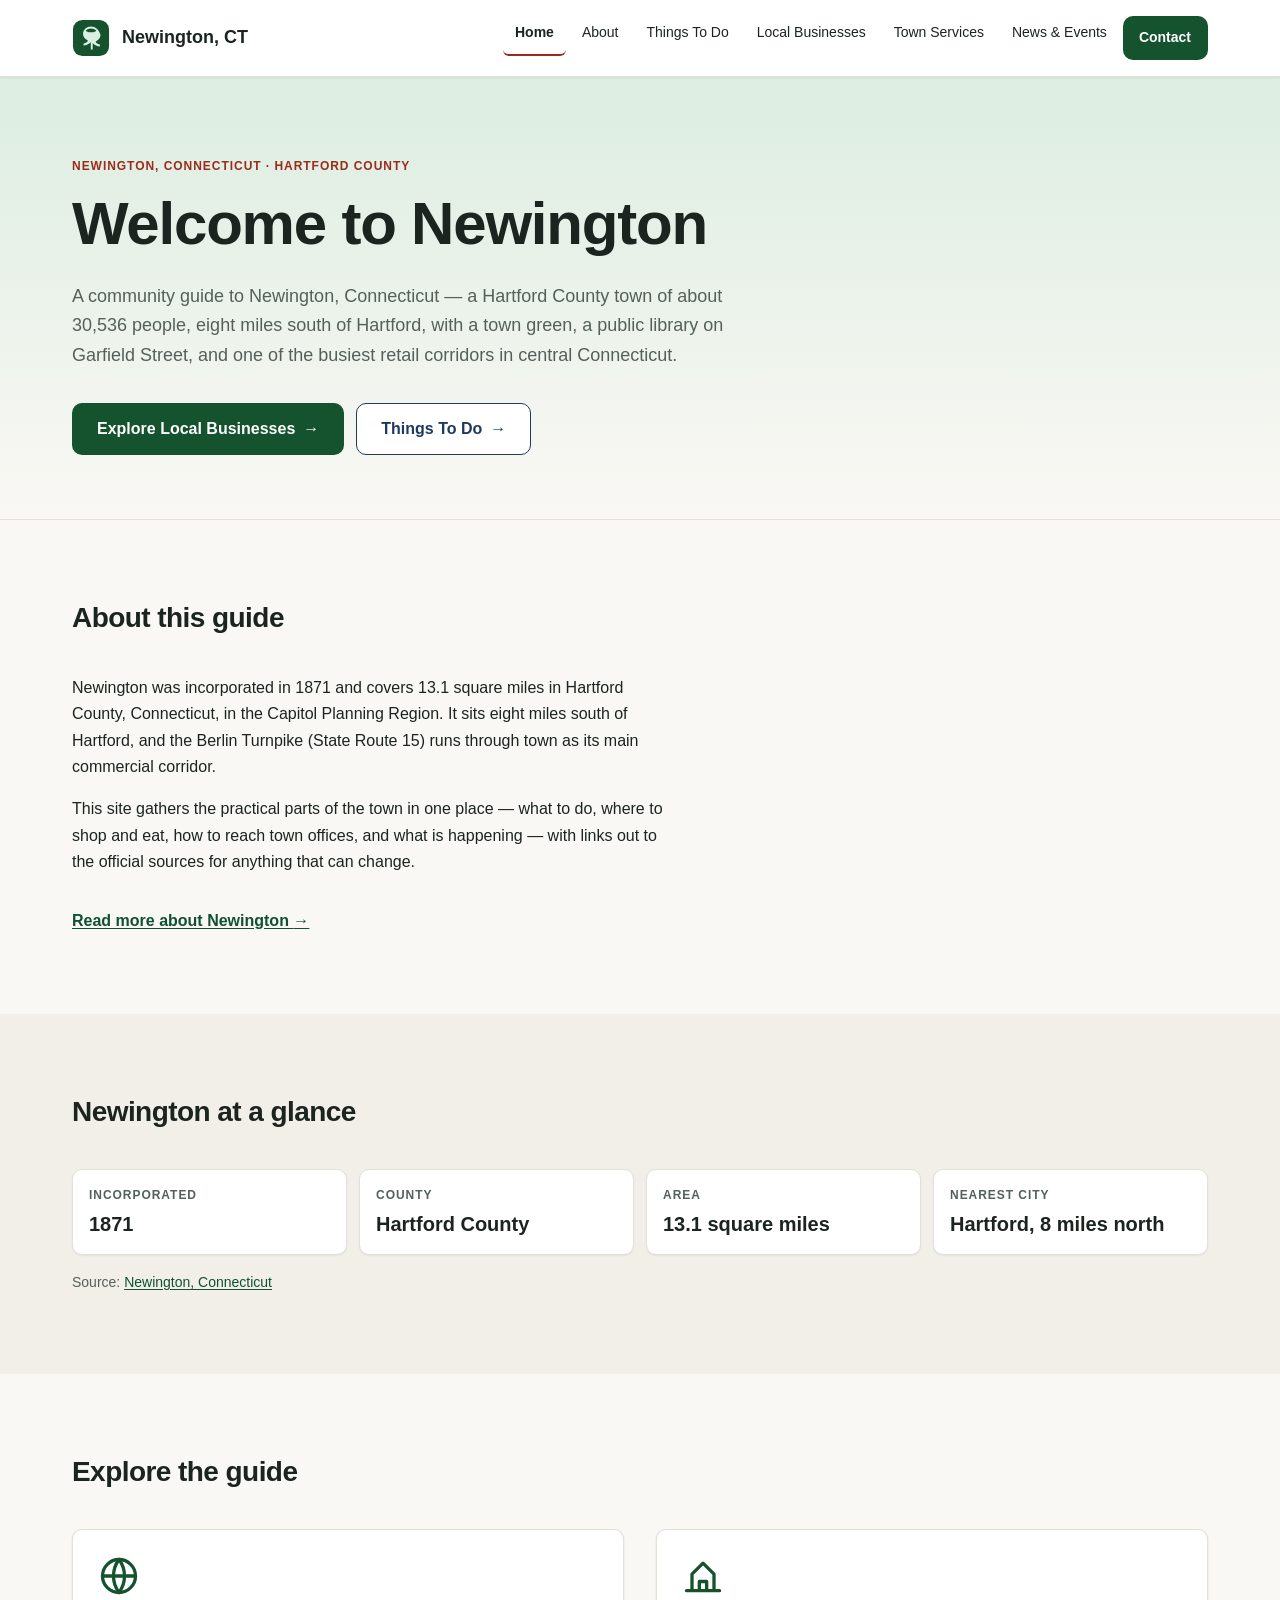
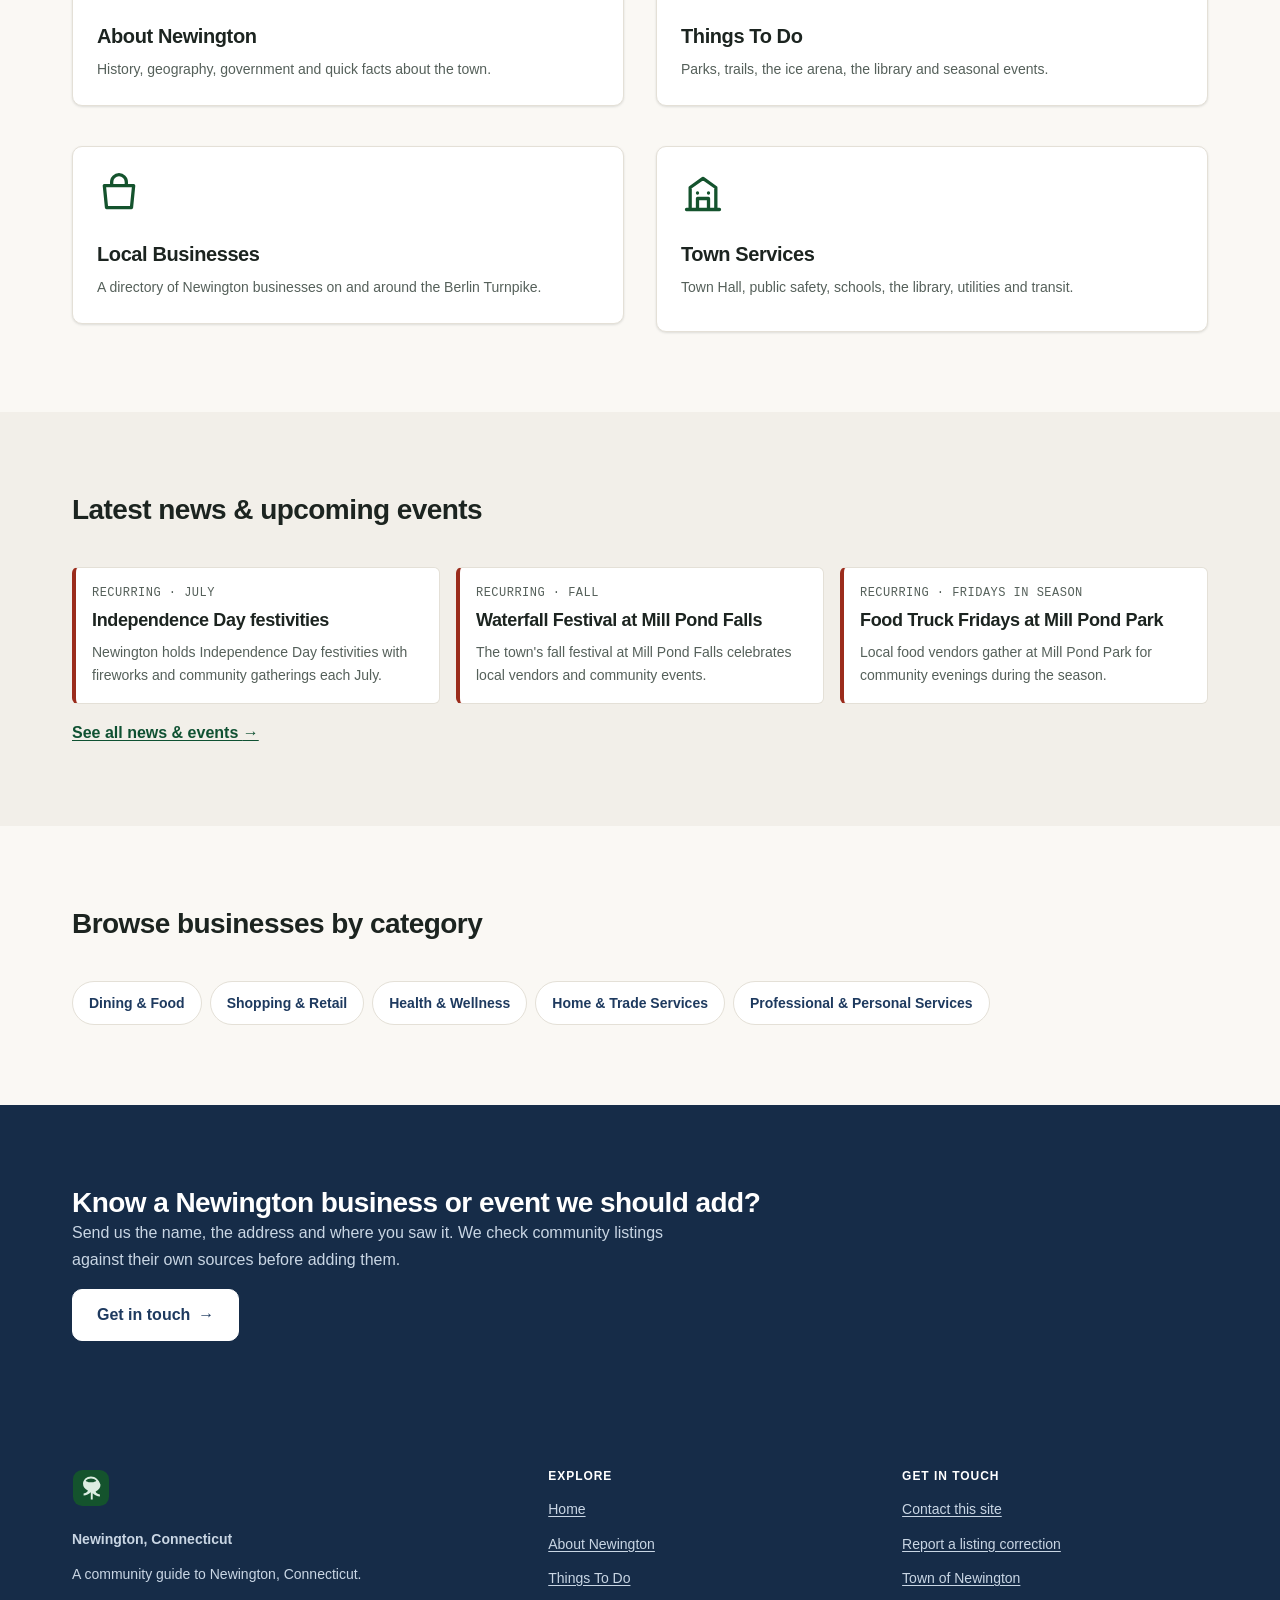
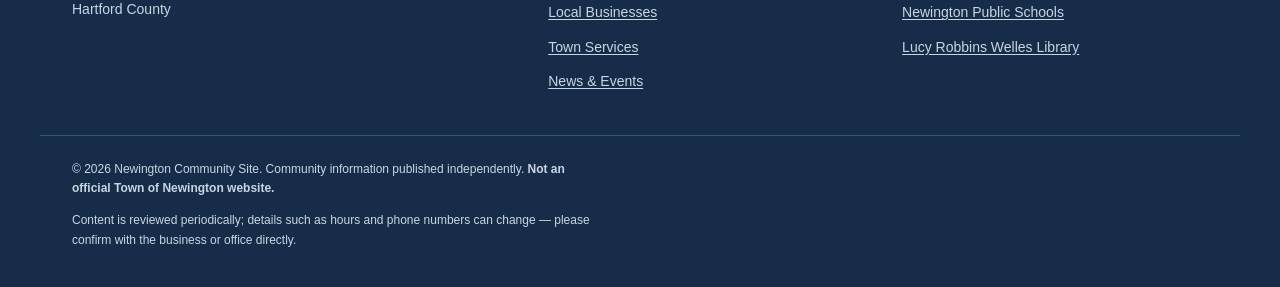
<file: index.html>
<!DOCTYPE html>
<html lang="en">
<head>
<meta charset="utf-8">
<meta name="viewport" content="width=device-width, initial-scale=1">
<title>Home — Newington, Connecticut Community Site</title>
<meta name="description" content="A community guide to Newington, Connecticut — a Hartford County town of about 30,536 people, eight miles south of Hartford. Local businesses, things to do, town services and events.">
<link rel="canonical" href="index.html">
<meta property="og:type" content="website">
<meta property="og:site_name" content="Newington Community Site">
<meta property="og:title" content="Home — Newington, Connecticut Community Site">
<meta property="og:description" content="A community guide to Newington, Connecticut — a Hartford County town of about 30,536 people, eight miles south of Hartford.">
<meta property="og:url" content="index.html">
<meta property="og:locale" content="en_US">
<link rel="stylesheet" href="styles.css">
</head>
<body>
<a class="skip-link" href="#main">Skip to main content</a>

<header class="site-header">
  <div class="container header-inner">
    <a class="brand" href="index.html">
      <svg class="brand-mark" viewBox="0 0 40 40" role="img" aria-label="Newington community site">
        <rect x="1" y="1" width="38" height="38" rx="10" fill="#14532D"/>
        <path d="M20 8c-4.6 0-8.4 3.4-8.4 7.6 0 3.2 2.1 5.9 5.1 7-.1.6-.4 1.2-.9 1.7-1 .9-2.3 1.4-3.6 1.5v2.1c2.9-.1 5.6-1.3 7.6-3.4V32h2v-6.5c2 2.1 4.7 3.3 7.6 3.4v-2.1c-1.3-.1-2.6-.6-3.6-1.5-.5-.5-.8-1.1-.9-1.7 3-1.1 5.1-3.8 5.1-7C28.4 11.4 24.6 8 20 8zm0 2c2.2 0 4.2.9 5.6 2.3-1.1 1-2.7 1.6-4.4 1.6h-2.4c-1.7 0-3.3-.6-4.4-1.6C15.8 10.9 17.8 10 20 10z" fill="#DCEDE1"/>
      </svg>
      <span>Newington, CT</span>
    </a>
    <button class="nav-toggle" type="button" aria-expanded="false" aria-controls="primary-nav">
      <span class="nav-toggle-icon" aria-hidden="true">&#9776;</span> Menu
    </button>
    <nav id="primary-nav" class="site-nav" aria-label="Primary">
      <ul>
        <li><a href="index.html" aria-current="page">Home</a></li>
        <li><a href="about.html">About</a></li>
        <li><a href="things-to-do.html">Things To Do</a></li>
        <li><a href="businesses.html">Local Businesses</a></li>
        <li><a href="services.html">Town Services</a></li>
        <li><a href="news-events.html">News &amp; Events</a></li>
        <li><a class="nav-cta" href="contact.html">Contact</a></li>
      </ul>
    </nav>
  </div>
</header>

<main id="main">

  <section class="hero" aria-labelledby="hero-h">
    <div class="container hero-grid">
      <div>
        <p class="eyebrow">Newington, Connecticut &middot; Hartford County</p>
        <h1 id="hero-h">Welcome to Newington</h1>
        <p class="lede">A community guide to Newington, Connecticut — a Hartford County town of about 30,536 people, eight miles south of Hartford, with a town green, a public library on Garfield Street, and one of the busiest retail corridors in central Connecticut.</p>
        <div class="hero-actions">
          <a class="btn btn--primary" href="businesses.html">Explore Local Businesses <span aria-hidden="true">&rarr;</span></a>
          <a class="btn btn--secondary" href="things-to-do.html">Things To Do <span aria-hidden="true">&rarr;</span></a>
        </div>
      </div>
    </div>
  </section>

  <section class="section" aria-labelledby="intro-h">
    <div class="container">
      <div class="section-head">
        <h2 id="intro-h">About this guide</h2>
      </div>
      <div class="prose">
        <p>Newington was incorporated in 1871 and covers 13.1 square miles in Hartford County, Connecticut, in the Capitol Planning Region. It sits eight miles south of Hartford, and the Berlin Turnpike (State Route 15) runs through town as its main commercial corridor.</p>
        <p>This site gathers the practical parts of the town in one place — what to do, where to shop and eat, how to reach town offices, and what is happening — with links out to the official sources for anything that can change.</p>
        <p><a class="more-link" href="about.html">Read more about Newington <span aria-hidden="true">&rarr;</span></a></p>
      </div>
    </div>
  </section>

  <section class="section section--alt" aria-labelledby="facts-h">
    <div class="container">
      <div class="section-head">
        <h2 id="facts-h">Newington at a glance</h2>
      </div>
      <dl class="facts">
        <div><dt>Incorporated</dt><dd>1871</dd></div>
        <div><dt>County</dt><dd>Hartford County</dd></div>
        <div><dt>Area</dt><dd>13.1 square miles</dd></div>
        <div><dt>Nearest city</dt><dd>Hartford, 8 miles north</dd></div>
      </dl>
      <p class="disclaimer" style="margin-top:var(--space-4)">Source: <a href="https://en.wikipedia.org/wiki/Newington,_Connecticut" target="_blank" rel="noopener noreferrer">Newington, Connecticut<span class="ext"> (opens in a new tab)</span></a></p>
    </div>
  </section>

  <section class="section" aria-labelledby="explore-h">
    <div class="container">
      <div class="section-head">
        <h2 id="explore-h">Explore the guide</h2>
      </div>
      <ul class="cards">
        <li class="card"><a href="about.html">
          <svg class="card-icon" viewBox="0 0 24 24" fill="none" stroke="#14532D" stroke-width="1.8" stroke-linecap="round" stroke-linejoin="round" aria-hidden="true" focusable="false">
            <circle cx="12" cy="12" r="9"/><path d="M12 3a15 15 0 0 0 0 18M12 3a15 15 0 0 1 0 18M3 12h18"/></svg>
          <h3>About Newington</h3>
          <p>History, geography, government and quick facts about the town.</p>
        </a></li>
        <li class="card"><a href="things-to-do.html">
          <svg class="card-icon" viewBox="0 0 24 24" fill="none" stroke="#14532D" stroke-width="1.8" stroke-linecap="round" stroke-linejoin="round" aria-hidden="true" focusable="false">
            <path d="M3 20h18M6 20V11l6-6 6 6v9M10 20v-5h4v5"/></svg>
          <h3>Things To Do</h3>
          <p>Parks, trails, the ice arena, the library and seasonal events.</p>
        </a></li>
        <li class="card"><a href="businesses.html">
          <svg class="card-icon" viewBox="0 0 24 24" fill="none" stroke="#14532D" stroke-width="1.8" stroke-linecap="round" stroke-linejoin="round" aria-hidden="true" focusable="false">
            <path d="M4 8h16l-1.2 12H5.2zM8 8V6a4 4 0 0 1 8 0v2"/></svg>
          <h3>Local Businesses</h3>
          <p>A directory of Newington businesses on and around the Berlin Turnpike.</p>
        </a></li>
        <li class="card"><a href="services.html">
          <svg class="card-icon" viewBox="0 0 24 24" fill="none" stroke="#14532D" stroke-width="1.8" stroke-linecap="round" stroke-linejoin="round" aria-hidden="true" focusable="false">
            <path d="M3 21h18M5 21V9l7-5 7 5v12M9 21v-6h6v6M9 12h.01M15 12h.01"/></svg>
          <h3>Town Services</h3>
          <p>Town Hall, public safety, schools, the library, utilities and transit.</p>
        </a></li>
      </ul>
    </div>
  </section>

  <section class="section section--alt" aria-labelledby="news-h">
    <div class="container">
      <div class="section-head">
        <h2 id="news-h">Latest news &amp; upcoming events</h2>
      </div>
      <ul class="news-list">
        <li class="news-item">
          <time>Recurring &middot; July</time>
          <h3>Independence Day festivities</h3>
          <p>Newington holds Independence Day festivities with fireworks and community gatherings each July.</p>
        </li>
        <li class="news-item">
          <time>Recurring &middot; Fall</time>
          <h3>Waterfall Festival at Mill Pond Falls</h3>
          <p>The town's fall festival at Mill Pond Falls celebrates local vendors and community events.</p>
        </li>
        <li class="news-item">
          <time>Recurring &middot; Fridays in season</time>
          <h3>Food Truck Fridays at Mill Pond Park</h3>
          <p>Local food vendors gather at Mill Pond Park for community evenings during the season.</p>
        </li>
      </ul>
      <p><a class="more-link" href="news-events.html">See all news &amp; events <span aria-hidden="true">&rarr;</span></a></p>
    </div>
  </section>

  <section class="section" aria-labelledby="cat-h">
    <div class="container">
      <div class="section-head">
        <h2 id="cat-h">Browse businesses by category</h2>
      </div>
      <ul class="chips">
        <li><a class="chip" href="businesses.html#dining">Dining &amp; Food</a></li>
        <li><a class="chip" href="businesses.html#shopping">Shopping &amp; Retail</a></li>
        <li><a class="chip" href="businesses.html#health">Health &amp; Wellness</a></li>
        <li><a class="chip" href="businesses.html#home-services">Home &amp; Trade Services</a></li>
        <li><a class="chip" href="businesses.html#professional">Professional &amp; Personal Services</a></li>
      </ul>
    </div>
  </section>

  <section class="section section--invert" aria-labelledby="cta-h">
    <div class="container">
      <h2 id="cta-h">Know a Newington business or event we should add?</h2>
      <p class="prose" style="color:var(--color-ink-invert-muted)">Send us the name, the address and where you saw it. We check community listings against their own sources before adding them.</p>
      <p><a class="btn btn--invert" href="contact.html">Get in touch <span aria-hidden="true">&rarr;</span></a></p>
    </div>
  </section>

</main>

<footer class="site-footer">
  <div class="container footer-grid">
    <div class="footer-brand">
      <svg class="brand-mark" viewBox="0 0 40 40" role="img" aria-label="Newington community site">
        <rect x="1" y="1" width="38" height="38" rx="10" fill="#14532D"/>
        <path d="M20 8c-4.6 0-8.4 3.4-8.4 7.6 0 3.2 2.1 5.9 5.1 7-.1.6-.4 1.2-.9 1.7-1 .9-2.3 1.4-3.6 1.5v2.1c2.9-.1 5.6-1.3 7.6-3.4V32h2v-6.5c2 2.1 4.7 3.3 7.6 3.4v-2.1c-1.3-.1-2.6-.6-3.6-1.5-.5-.5-.8-1.1-.9-1.7 3-1.1 5.1-3.8 5.1-7C28.4 11.4 24.6 8 20 8zm0 2c2.2 0 4.2.9 5.6 2.3-1.1 1-2.7 1.6-4.4 1.6h-2.4c-1.7 0-3.3-.6-4.4-1.6C15.8 10.9 17.8 10 20 10z" fill="#DCEDE1"/>
      </svg>
      <p class="footer-title">Newington, Connecticut</p>
      <p>A community guide to Newington, Connecticut.</p>
      <p class="footer-meta">Hartford County</p>
    </div>
    <nav aria-label="Footer">
      <h2 class="footer-heading">Explore</h2>
      <ul>
        <li><a href="index.html">Home</a></li>
        <li><a href="about.html">About Newington</a></li>
        <li><a href="things-to-do.html">Things To Do</a></li>
        <li><a href="businesses.html">Local Businesses</a></li>
        <li><a href="services.html">Town Services</a></li>
        <li><a href="news-events.html">News &amp; Events</a></li>
      </ul>
    </nav>
    <div class="footer-contact">
      <h2 class="footer-heading">Get in touch</h2>
      <ul>
        <li><a href="contact.html">Contact this site</a></li>
        <li><a href="contact.html#correction">Report a listing correction</a></li>
        <li><a href="https://www.newingtonct.gov/" target="_blank" rel="noopener noreferrer">Town of Newington<span class="ext"> (opens in a new tab)</span></a></li>
        <li><a href="https://www.newingtonct.gov/1698/Schools" target="_blank" rel="noopener noreferrer">Newington Public Schools<span class="ext"> (opens in a new tab)</span></a></li>
        <li><a href="https://www.newingtonct.gov/2428/Library" target="_blank" rel="noopener noreferrer">Lucy Robbins Welles Library<span class="ext"> (opens in a new tab)</span></a></li>
      </ul>
    </div>
  </div>
  <div class="container footer-bar">
    <p>&copy; <span id="year">2026</span> Newington Community Site. Community information published independently. <strong>Not an official Town of Newington website.</strong></p>
    <p class="footer-note">Content is reviewed periodically; details such as hours and phone numbers can change &mdash; please confirm with the business or office directly.</p>
  </div>
</footer>

<script src="script.js"></script>
</body>
</html>
</file>
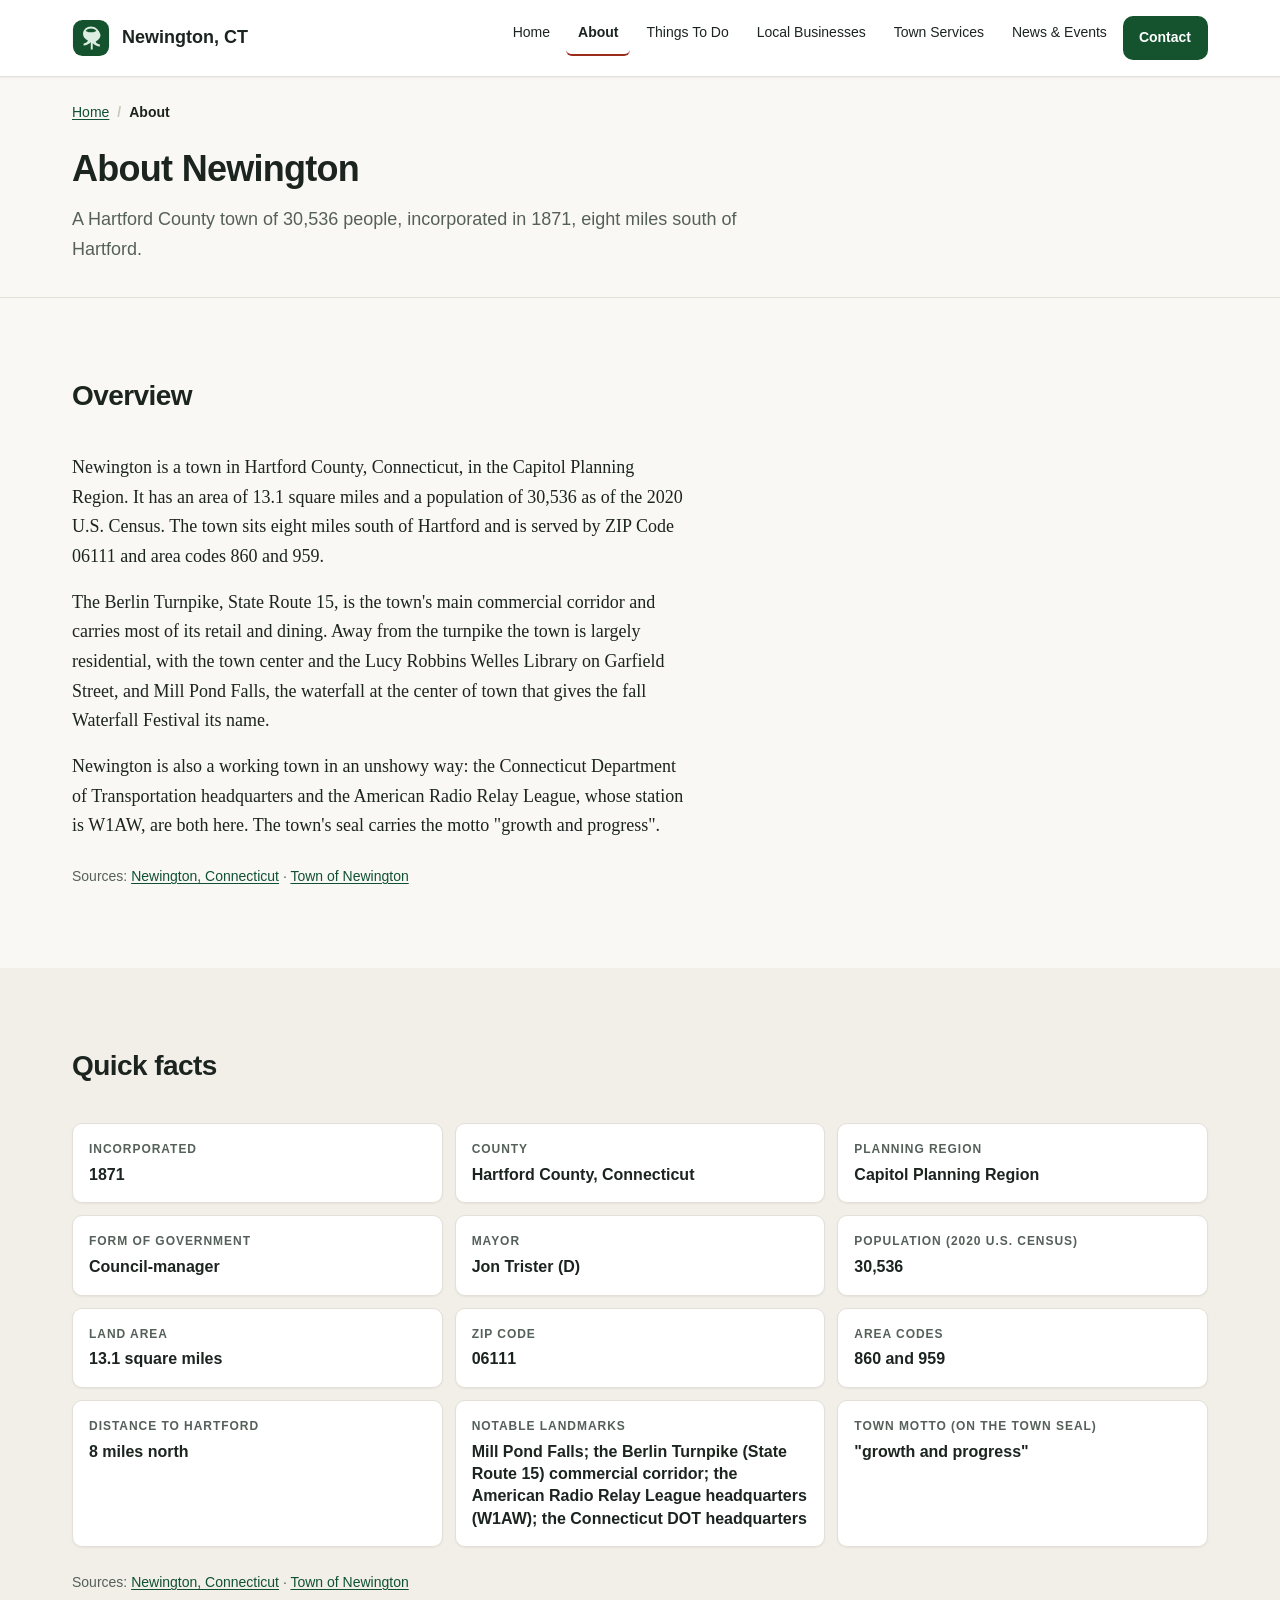
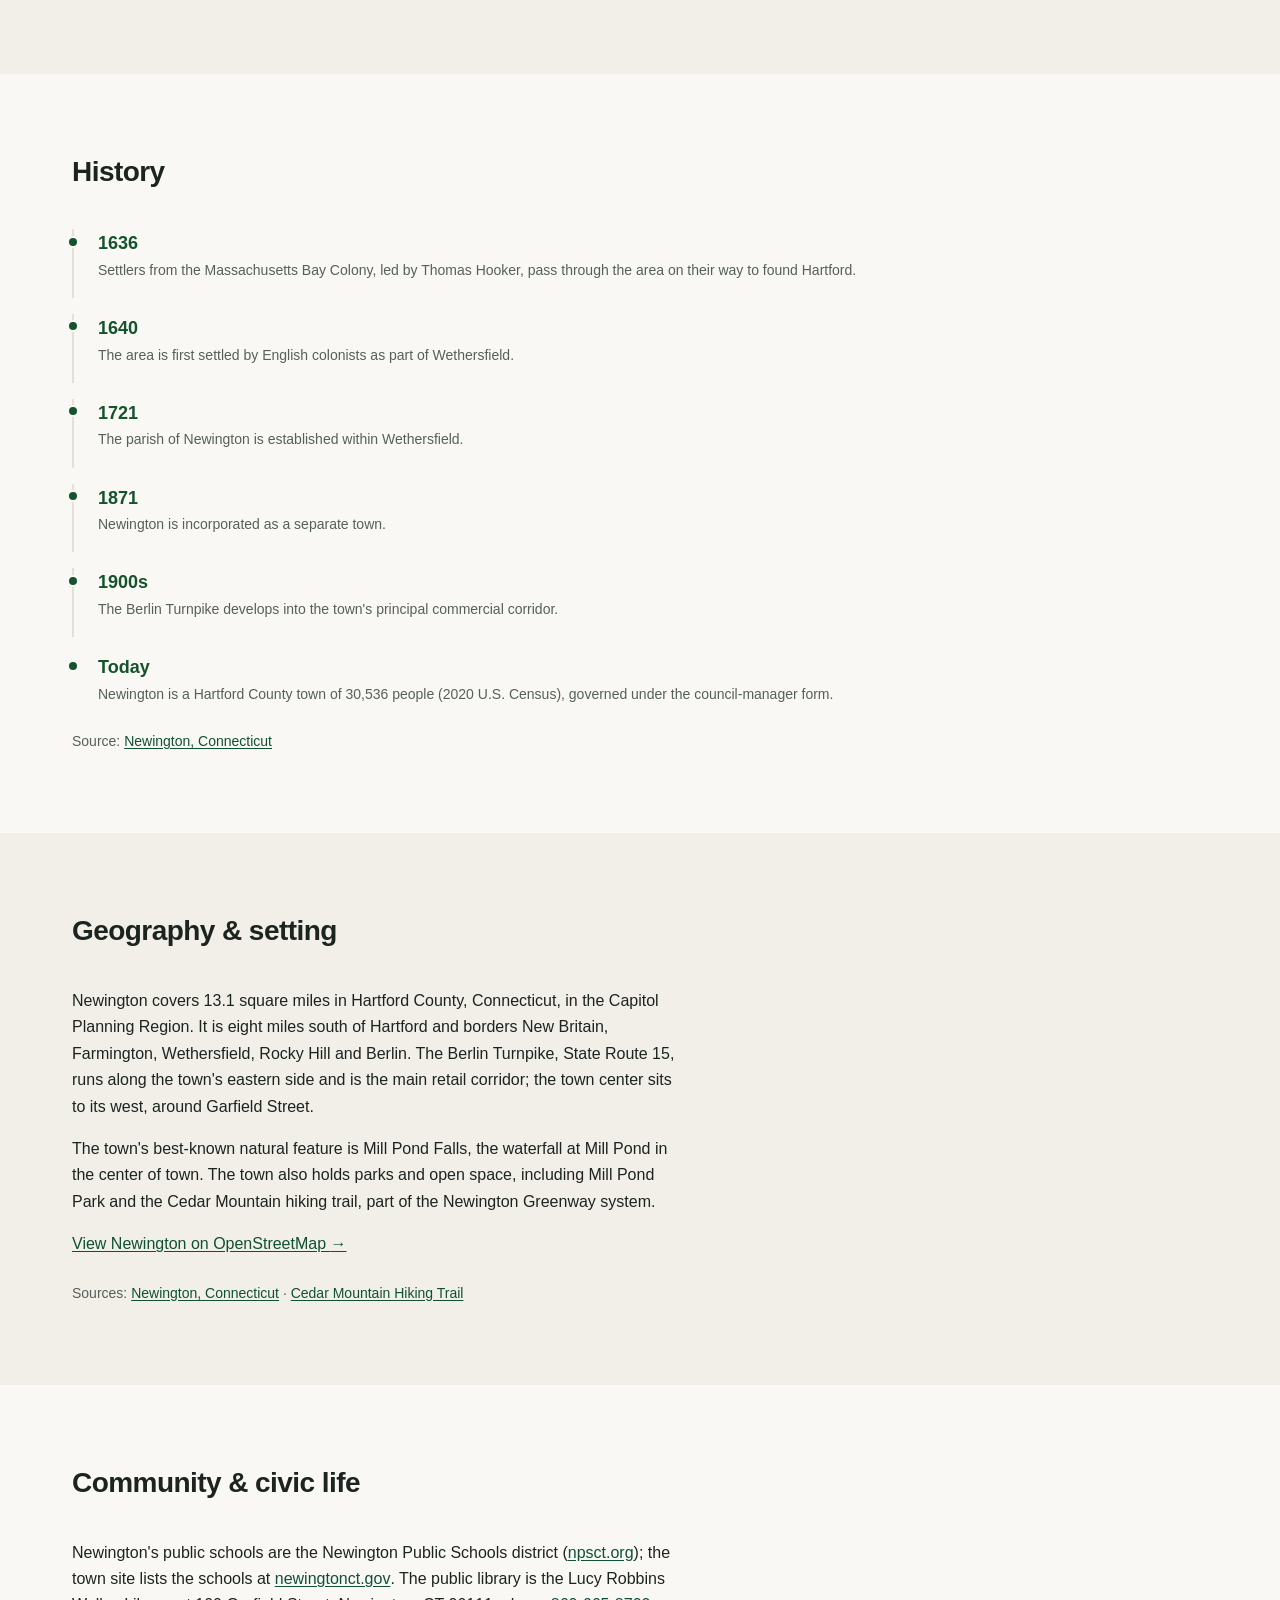
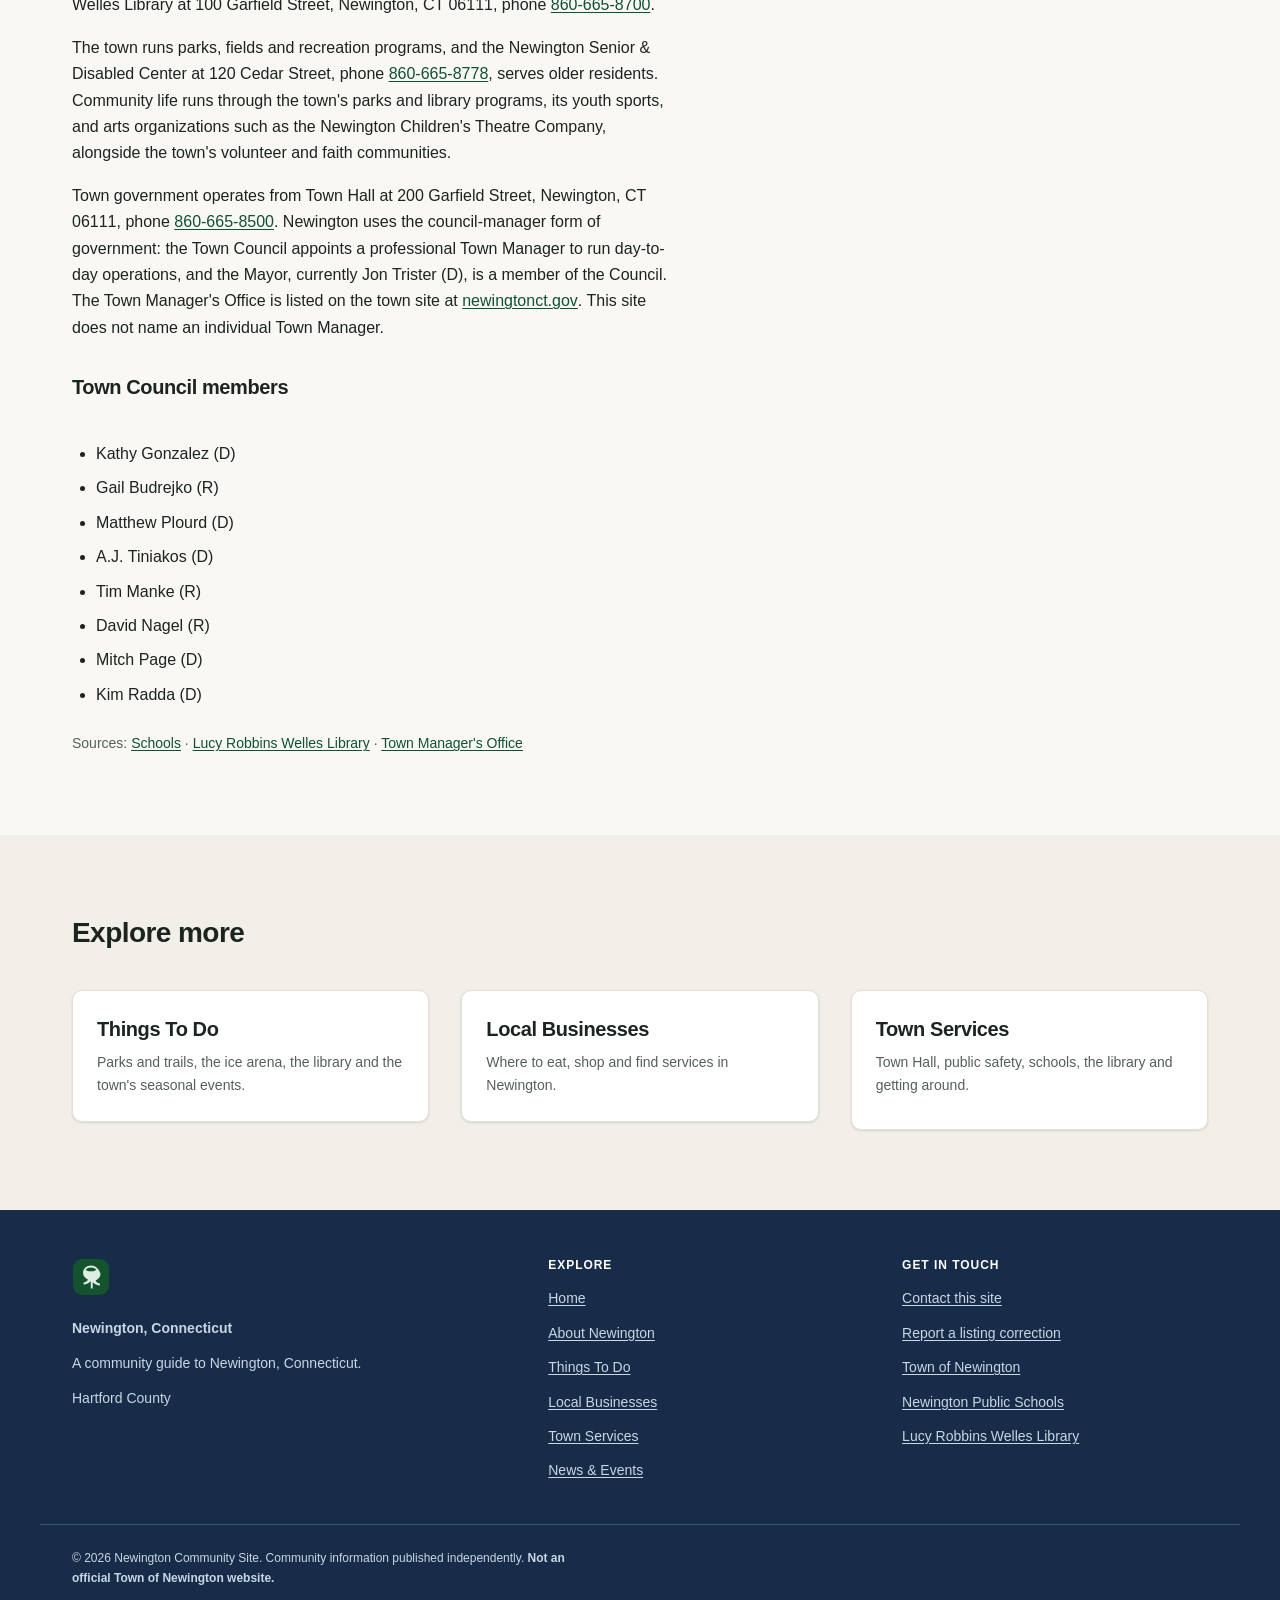
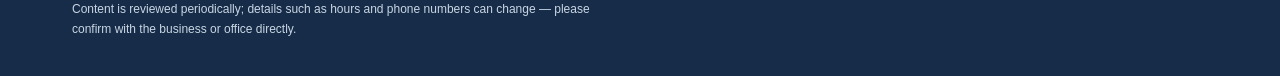
<file: about.html>
<!DOCTYPE html>
<html lang="en">
<head>
<meta charset="utf-8">
<meta name="viewport" content="width=device-width, initial-scale=1">
<title>About — Newington, Connecticut Community Site</title>
<meta name="description" content="About Newington, Connecticut: a Hartford County town of 30,536 people incorporated in 1871, eight miles south of Hartford. History, geography, government and quick facts.">
<link rel="canonical" href="about.html">
<meta property="og:type" content="article">
<meta property="og:site_name" content="Newington Community Site">
<meta property="og:title" content="About — Newington, Connecticut Community Site">
<meta property="og:description" content="A Hartford County town of 30,536 people, incorporated in 1871, eight miles south of Hartford.">
<meta property="og:url" content="about.html">
<meta property="og:locale" content="en_US">
<link rel="stylesheet" href="styles.css">
</head>
<body>
<a class="skip-link" href="#main">Skip to main content</a>

<header class="site-header">
  <div class="container header-inner">
    <a class="brand" href="index.html">
      <svg class="brand-mark" viewBox="0 0 40 40" role="img" aria-label="Newington community site">
        <rect x="1" y="1" width="38" height="38" rx="10" fill="#14532D"/>
        <path d="M20 8c-4.6 0-8.4 3.4-8.4 7.6 0 3.2 2.1 5.9 5.1 7-.1.6-.4 1.2-.9 1.7-1 .9-2.3 1.4-3.6 1.5v2.1c2.9-.1 5.6-1.3 7.6-3.4V32h2v-6.5c2 2.1 4.7 3.3 7.6 3.4v-2.1c-1.3-.1-2.6-.6-3.6-1.5-.5-.5-.8-1.1-.9-1.7 3-1.1 5.1-3.8 5.1-7C28.4 11.4 24.6 8 20 8zm0 2c2.2 0 4.2.9 5.6 2.3-1.1 1-2.7 1.6-4.4 1.6h-2.4c-1.7 0-3.3-.6-4.4-1.6C15.8 10.9 17.8 10 20 10z" fill="#DCEDE1"/>
      </svg>
      <span>Newington, CT</span>
    </a>
    <button class="nav-toggle" type="button" aria-expanded="false" aria-controls="primary-nav">
      <span class="nav-toggle-icon" aria-hidden="true">&#9776;</span> Menu
    </button>
    <nav id="primary-nav" class="site-nav" aria-label="Primary">
      <ul>
        <li><a href="index.html">Home</a></li>
        <li><a href="about.html" aria-current="page">About</a></li>
        <li><a href="things-to-do.html">Things To Do</a></li>
        <li><a href="businesses.html">Local Businesses</a></li>
        <li><a href="services.html">Town Services</a></li>
        <li><a href="news-events.html">News &amp; Events</a></li>
        <li><a class="nav-cta" href="contact.html">Contact</a></li>
      </ul>
    </nav>
  </div>
</header>

<main id="main">

  <nav class="container breadcrumb" aria-label="Breadcrumb">
    <ol>
      <li><a href="index.html">Home</a></li>
      <li aria-current="page">About</li>
    </ol>
  </nav>

  <section class="page-hero" aria-labelledby="page-h">
    <div class="container">
      <h1 id="page-h">About Newington</h1>
      <p class="standfirst">A Hartford County town of 30,536 people, incorporated in 1871, eight miles south of Hartford.</p>
    </div>
  </section>

  <section class="section" aria-labelledby="overview-h">
    <div class="container">
      <div class="section-head">
        <h2 id="overview-h">Overview</h2>
      </div>
      <div class="prose prose--serif">
        <p>Newington is a town in Hartford County, Connecticut, in the Capitol Planning Region. It has an area of 13.1 square miles and a population of 30,536 as of the 2020 U.S. Census. The town sits eight miles south of Hartford and is served by ZIP Code 06111 and area codes 860 and 959.</p>
        <p>The Berlin Turnpike, State Route 15, is the town's main commercial corridor and carries most of its retail and dining. Away from the turnpike the town is largely residential, with the town center and the Lucy Robbins Welles Library on Garfield Street, and Mill Pond Falls, the waterfall at the center of town that gives the fall Waterfall Festival its name.</p>
        <p>Newington is also a working town in an unshowy way: the Connecticut Department of Transportation headquarters and the American Radio Relay League, whose station is W1AW, are both here. The town's seal carries the motto "growth and progress".</p>
      </div>
      <p class="disclaimer" style="margin-top:var(--space-5)">Sources: <a href="https://en.wikipedia.org/wiki/Newington,_Connecticut" target="_blank" rel="noopener noreferrer">Newington, Connecticut<span class="ext"> (opens in a new tab)</span></a> &middot; <a href="https://www.newingtonct.gov/" target="_blank" rel="noopener noreferrer">Town of Newington<span class="ext"> (opens in a new tab)</span></a></p>
    </div>
  </section>

  <section class="section section--alt" aria-labelledby="facts-h">
    <div class="container">
      <div class="section-head">
        <h2 id="facts-h">Quick facts</h2>
      </div>
      <dl class="facts facts--long">
        <div><dt>Incorporated</dt><dd>1871</dd></div>
        <div><dt>County</dt><dd>Hartford County, Connecticut</dd></div>
        <div><dt>Planning region</dt><dd>Capitol Planning Region</dd></div>
        <div><dt>Form of government</dt><dd>Council-manager</dd></div>
        <div><dt>Mayor</dt><dd>Jon Trister (D)</dd></div>
        <div><dt>Population (2020 U.S. Census)</dt><dd>30,536</dd></div>
        <div><dt>Land area</dt><dd>13.1 square miles</dd></div>
        <div><dt>ZIP Code</dt><dd>06111</dd></div>
        <div><dt>Area codes</dt><dd>860 and 959</dd></div>
        <div><dt>Distance to Hartford</dt><dd>8 miles north</dd></div>
        <div><dt>Notable landmarks</dt><dd>Mill Pond Falls; the Berlin Turnpike (State Route 15) commercial corridor; the American Radio Relay League headquarters (W1AW); the Connecticut DOT headquarters</dd></div>
        <div><dt>Town motto (on the town seal)</dt><dd>"growth and progress"</dd></div>
      </dl>
      <p class="disclaimer" style="margin-top:var(--space-5)">Sources: <a href="https://en.wikipedia.org/wiki/Newington,_Connecticut" target="_blank" rel="noopener noreferrer">Newington, Connecticut<span class="ext"> (opens in a new tab)</span></a> &middot; <a href="https://www.newingtonct.gov/" target="_blank" rel="noopener noreferrer">Town of Newington<span class="ext"> (opens in a new tab)</span></a></p>
    </div>
  </section>

  <section class="section" aria-labelledby="history-h">
    <div class="container">
      <div class="section-head">
        <h2 id="history-h">History</h2>
      </div>
      <ol class="timeline">
        <li><span class="year">1636</span><p>Settlers from the Massachusetts Bay Colony, led by Thomas Hooker, pass through the area on their way to found Hartford.</p></li>
        <li><span class="year">1640</span><p>The area is first settled by English colonists as part of Wethersfield.</p></li>
        <li><span class="year">1721</span><p>The parish of Newington is established within Wethersfield.</p></li>
        <li><span class="year">1871</span><p>Newington is incorporated as a separate town.</p></li>
        <li><span class="year">1900s</span><p>The Berlin Turnpike develops into the town's principal commercial corridor.</p></li>
        <li><span class="year">Today</span><p>Newington is a Hartford County town of 30,536 people (2020 U.S. Census), governed under the council-manager form.</p></li>
      </ol>
      <p class="disclaimer" style="margin-top:var(--space-5)">Source: <a href="https://en.wikipedia.org/wiki/Newington,_Connecticut" target="_blank" rel="noopener noreferrer">Newington, Connecticut<span class="ext"> (opens in a new tab)</span></a></p>
    </div>
  </section>

  <section class="section section--alt" aria-labelledby="geo-h">
    <div class="container">
      <div class="section-head">
        <h2 id="geo-h">Geography &amp; setting</h2>
      </div>
      <div class="prose">
        <p>Newington covers 13.1 square miles in Hartford County, Connecticut, in the Capitol Planning Region. It is eight miles south of Hartford and borders New Britain, Farmington, Wethersfield, Rocky Hill and Berlin. The Berlin Turnpike, State Route 15, runs along the town's eastern side and is the main retail corridor; the town center sits to its west, around Garfield Street.</p>
        <p>The town's best-known natural feature is Mill Pond Falls, the waterfall at Mill Pond in the center of town. The town also holds parks and open space, including Mill Pond Park and the Cedar Mountain hiking trail, part of the Newington Greenway system.</p>
        <p><a href="https://www.openstreetmap.org/relation/1105273" target="_blank" rel="noopener noreferrer">View Newington on OpenStreetMap <span aria-hidden="true">&rarr;</span><span class="ext"> (opens in a new tab)</span></a></p>
      </div>
      <p class="disclaimer" style="margin-top:var(--space-5)">Sources: <a href="https://en.wikipedia.org/wiki/Newington,_Connecticut" target="_blank" rel="noopener noreferrer">Newington, Connecticut<span class="ext"> (opens in a new tab)</span></a> &middot; <a href="https://www.newingtonct.gov/1470/Cedar-Mountain-Hiking-Trail" target="_blank" rel="noopener noreferrer">Cedar Mountain Hiking Trail<span class="ext"> (opens in a new tab)</span></a></p>
    </div>
  </section>

  <section class="section" aria-labelledby="civic-h">
    <div class="container">
      <div class="section-head">
        <h2 id="civic-h">Community &amp; civic life</h2>
      </div>
      <div class="prose">
        <p>Newington's public schools are the Newington Public Schools district (<a href="https://www.npsct.org/" target="_blank" rel="noopener noreferrer">npsct.org<span class="ext"> (opens in a new tab)</span></a>); the town site lists the schools at <a href="https://www.newingtonct.gov/1698/Schools" target="_blank" rel="noopener noreferrer">newingtonct.gov<span class="ext"> (opens in a new tab)</span></a>. The public library is the Lucy Robbins Welles Library at 100 Garfield Street, Newington, CT 06111, phone <a href="tel:+18606658700">860-665-8700</a>.</p>
        <p>The town runs parks, fields and recreation programs, and the Newington Senior &amp; Disabled Center at 120 Cedar Street, phone <a href="tel:+18606658778">860-665-8778</a>, serves older residents. Community life runs through the town's parks and library programs, its youth sports, and arts organizations such as the Newington Children's Theatre Company, alongside the town's volunteer and faith communities.</p>
        <p>Town government operates from Town Hall at 200 Garfield Street, Newington, CT 06111, phone <a href="tel:+18606658500">860-665-8500</a>. Newington uses the council-manager form of government: the Town Council appoints a professional Town Manager to run day-to-day operations, and the Mayor, currently Jon Trister (D), is a member of the Council. The Town Manager's Office is listed on the town site at <a href="https://www.newingtonct.gov/3152/Town-Manager" target="_blank" rel="noopener noreferrer">newingtonct.gov<span class="ext"> (opens in a new tab)</span></a>. This site does not name an individual Town Manager.</p>
      </div>
      <h3 class="section-head" style="margin-top:var(--space-6)">Town Council members</h3>
      <ul class="prose">
        <li>Kathy Gonzalez (D)</li>
        <li>Gail Budrejko (R)</li>
        <li>Matthew Plourd (D)</li>
        <li>A.J. Tiniakos (D)</li>
        <li>Tim Manke (R)</li>
        <li>David Nagel (R)</li>
        <li>Mitch Page (D)</li>
        <li>Kim Radda (D)</li>
      </ul>
      <p class="disclaimer" style="margin-top:var(--space-5)">Sources: <a href="https://www.newingtonct.gov/1698/Schools" target="_blank" rel="noopener noreferrer">Schools<span class="ext"> (opens in a new tab)</span></a> &middot; <a href="https://www.newingtonct.gov/2428/Library" target="_blank" rel="noopener noreferrer">Lucy Robbins Welles Library<span class="ext"> (opens in a new tab)</span></a> &middot; <a href="https://www.newingtonct.gov/3152/Town-Manager" target="_blank" rel="noopener noreferrer">Town Manager's Office<span class="ext"> (opens in a new tab)</span></a></p>
    </div>
  </section>

  <section class="section section--alt" aria-labelledby="more-h">
    <div class="container">
      <div class="section-head">
        <h2 id="more-h">Explore more</h2>
      </div>
      <ul class="cards card-grid--3">
        <li class="card"><a href="things-to-do.html">
          <h3>Things To Do</h3>
          <p>Parks and trails, the ice arena, the library and the town's seasonal events.</p>
        </a></li>
        <li class="card"><a href="businesses.html">
          <h3>Local Businesses</h3>
          <p>Where to eat, shop and find services in Newington.</p>
        </a></li>
        <li class="card"><a href="services.html">
          <h3>Town Services</h3>
          <p>Town Hall, public safety, schools, the library and getting around.</p>
        </a></li>
      </ul>
    </div>
  </section>

</main>

<footer class="site-footer">
  <div class="container footer-grid">
    <div class="footer-brand">
      <svg class="brand-mark" viewBox="0 0 40 40" role="img" aria-label="Newington community site">
        <rect x="1" y="1" width="38" height="38" rx="10" fill="#14532D"/>
        <path d="M20 8c-4.6 0-8.4 3.4-8.4 7.6 0 3.2 2.1 5.9 5.1 7-.1.6-.4 1.2-.9 1.7-1 .9-2.3 1.4-3.6 1.5v2.1c2.9-.1 5.6-1.3 7.6-3.4V32h2v-6.5c2 2.1 4.7 3.3 7.6 3.4v-2.1c-1.3-.1-2.6-.6-3.6-1.5-.5-.5-.8-1.1-.9-1.7 3-1.1 5.1-3.8 5.1-7C28.4 11.4 24.6 8 20 8zm0 2c2.2 0 4.2.9 5.6 2.3-1.1 1-2.7 1.6-4.4 1.6h-2.4c-1.7 0-3.3-.6-4.4-1.6C15.8 10.9 17.8 10 20 10z" fill="#DCEDE1"/>
      </svg>
      <p class="footer-title">Newington, Connecticut</p>
      <p>A community guide to Newington, Connecticut.</p>
      <p class="footer-meta">Hartford County</p>
    </div>
    <nav aria-label="Footer">
      <h2 class="footer-heading">Explore</h2>
      <ul>
        <li><a href="index.html">Home</a></li>
        <li><a href="about.html">About Newington</a></li>
        <li><a href="things-to-do.html">Things To Do</a></li>
        <li><a href="businesses.html">Local Businesses</a></li>
        <li><a href="services.html">Town Services</a></li>
        <li><a href="news-events.html">News &amp; Events</a></li>
      </ul>
    </nav>
    <div class="footer-contact">
      <h2 class="footer-heading">Get in touch</h2>
      <ul>
        <li><a href="contact.html">Contact this site</a></li>
        <li><a href="contact.html#correction">Report a listing correction</a></li>
        <li><a href="https://www.newingtonct.gov/" target="_blank" rel="noopener noreferrer">Town of Newington<span class="ext"> (opens in a new tab)</span></a></li>
        <li><a href="https://www.newingtonct.gov/1698/Schools" target="_blank" rel="noopener noreferrer">Newington Public Schools<span class="ext"> (opens in a new tab)</span></a></li>
        <li><a href="https://www.newingtonct.gov/2428/Library" target="_blank" rel="noopener noreferrer">Lucy Robbins Welles Library<span class="ext"> (opens in a new tab)</span></a></li>
      </ul>
    </div>
  </div>
  <div class="container footer-bar">
    <p>&copy; <span id="year">2026</span> Newington Community Site. Community information published independently. <strong>Not an official Town of Newington website.</strong></p>
    <p class="footer-note">Content is reviewed periodically; details such as hours and phone numbers can change &mdash; please confirm with the business or office directly.</p>
  </div>
</footer>

<script src="script.js"></script>
</body>
</html>
</file>
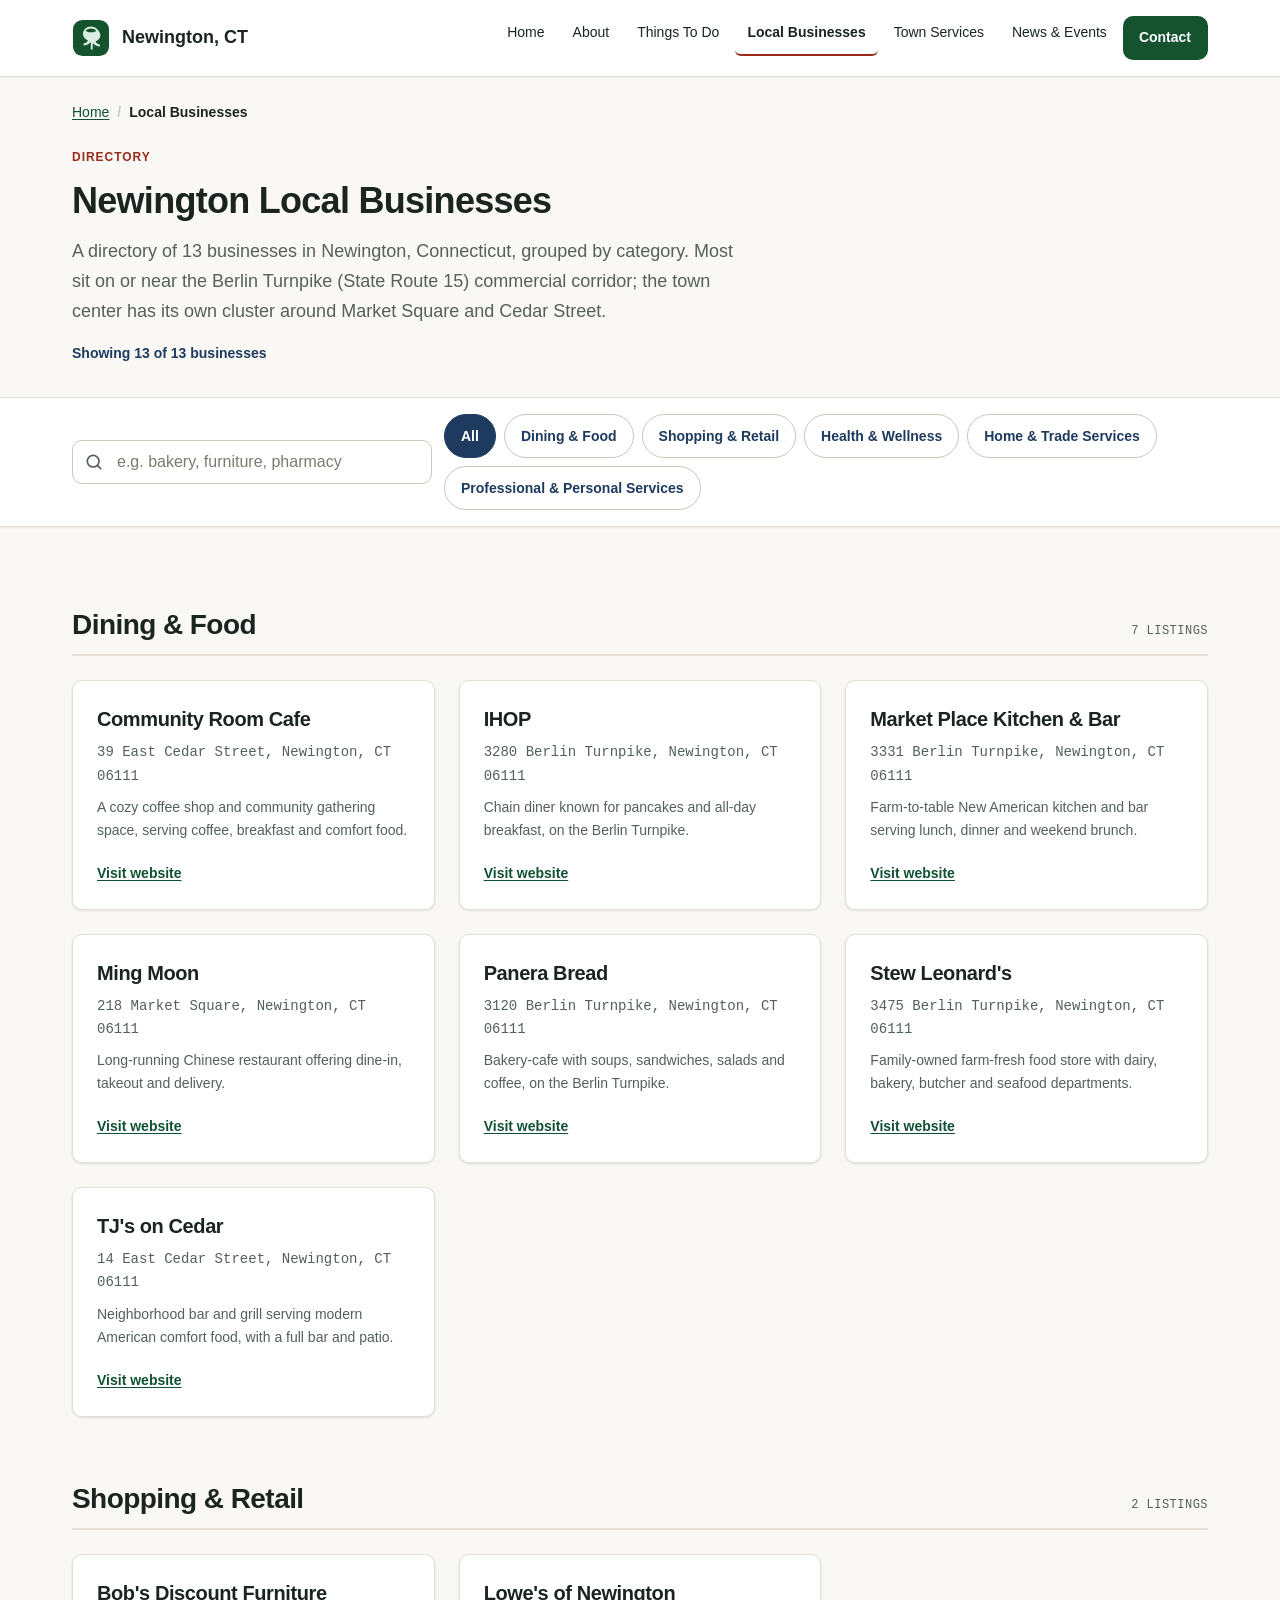
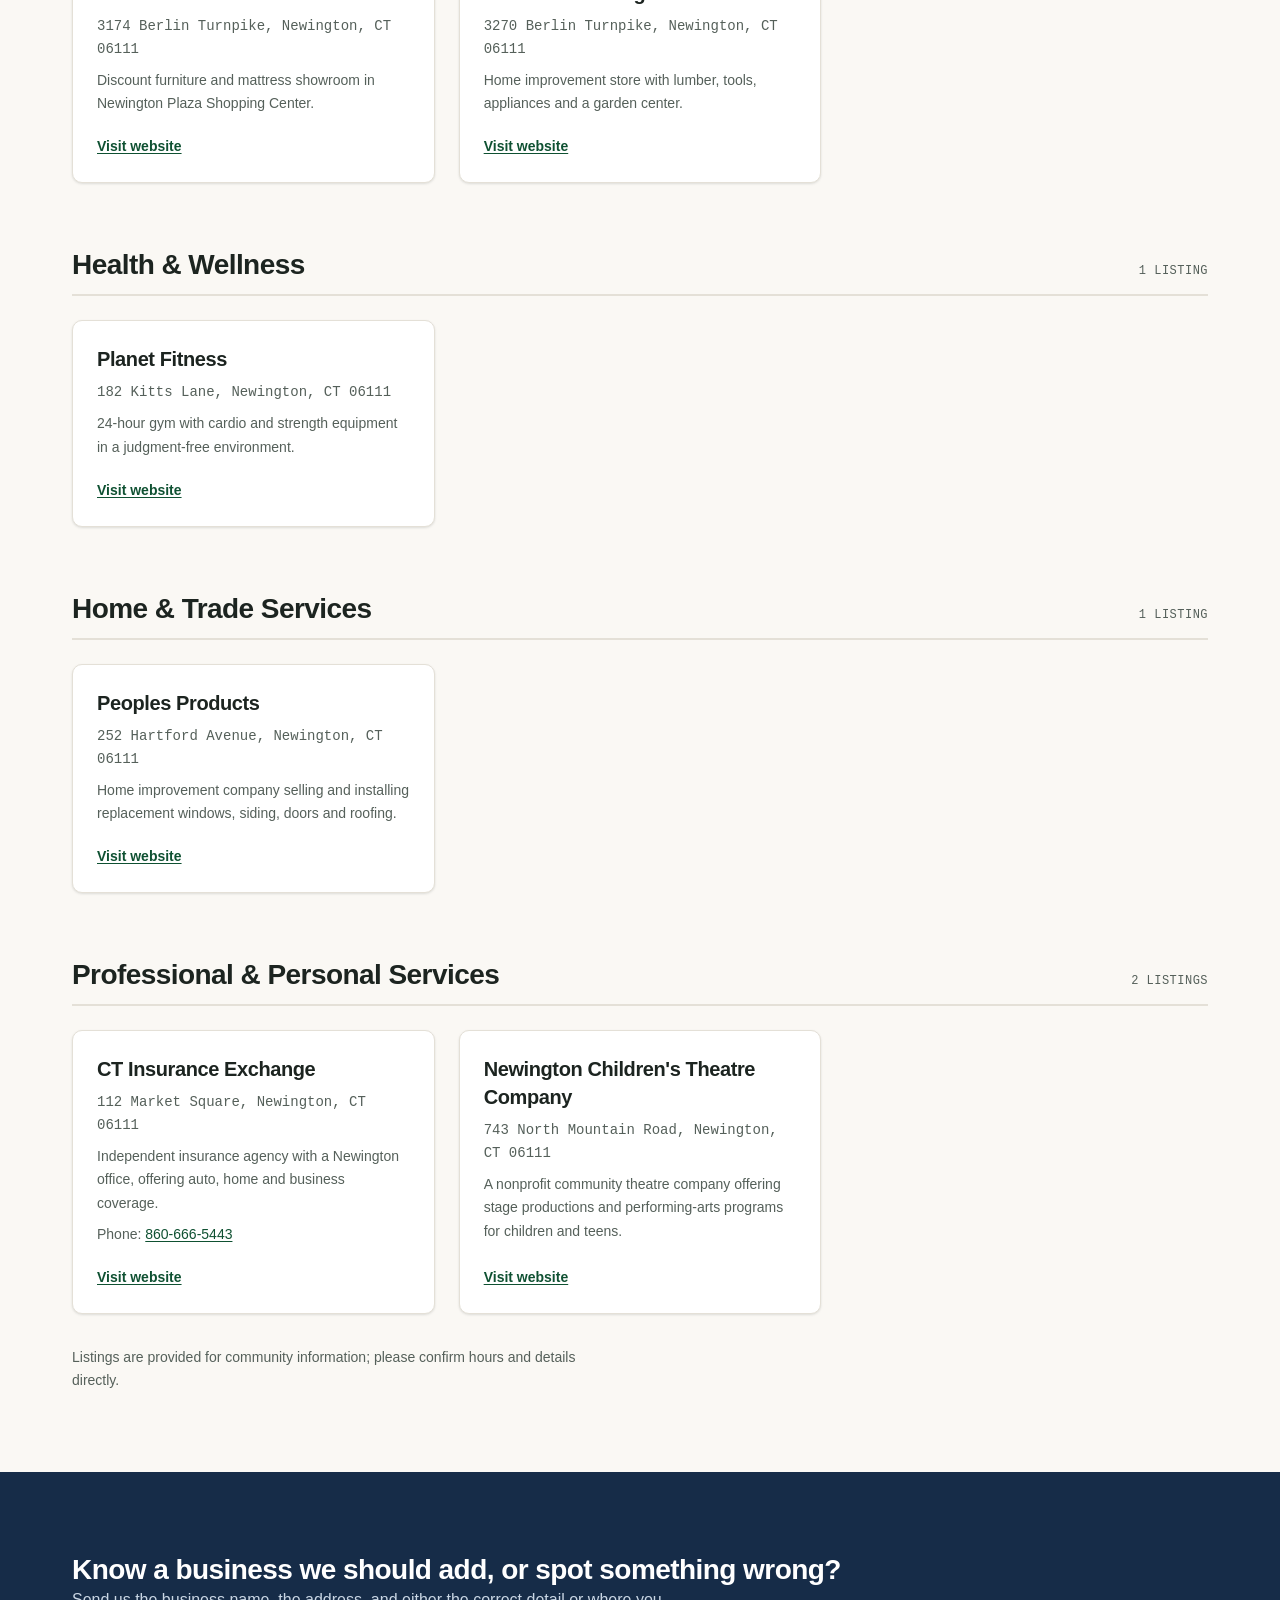
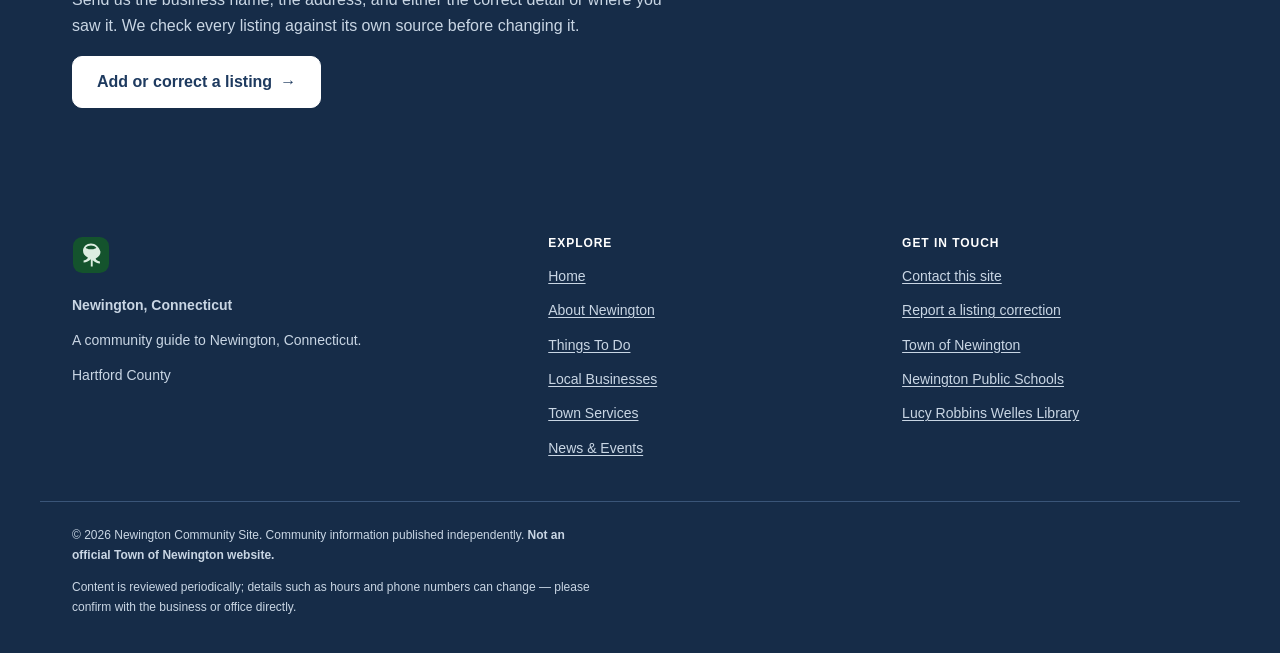
<file: businesses.html>
<!DOCTYPE html>
<html lang="en">
<head>
<meta charset="utf-8">
<meta name="viewport" content="width=device-width, initial-scale=1">
<title>Local Businesses — Newington, Connecticut Community Site</title>
<meta name="description" content="A directory of 13 Newington, Connecticut businesses grouped by category — dining, shopping, health, home and trade services, and professional services.">
<link rel="canonical" href="businesses.html">
<meta property="og:type" content="article">
<meta property="og:site_name" content="Newington Community Site">
<meta property="og:title" content="Local Businesses — Newington, Connecticut Community Site">
<meta property="og:description" content="A directory of 13 Newington, Connecticut businesses grouped by category.">
<meta property="og:url" content="businesses.html">
<meta property="og:locale" content="en_US">
<link rel="stylesheet" href="styles.css">
</head>
<body>
<a class="skip-link" href="#main">Skip to main content</a>

<header class="site-header">
  <div class="container header-inner">
    <a class="brand" href="index.html">
      <svg class="brand-mark" viewBox="0 0 40 40" role="img" aria-label="Newington community site">
        <rect x="1" y="1" width="38" height="38" rx="10" fill="#14532D"/>
        <path d="M20 8c-4.6 0-8.4 3.4-8.4 7.6 0 3.2 2.1 5.9 5.1 7-.1.6-.4 1.2-.9 1.7-1 .9-2.3 1.4-3.6 1.5v2.1c2.9-.1 5.6-1.3 7.6-3.4V32h2v-6.5c2 2.1 4.7 3.3 7.6 3.4v-2.1c-1.3-.1-2.6-.6-3.6-1.5-.5-.5-.8-1.1-.9-1.7 3-1.1 5.1-3.8 5.1-7C28.4 11.4 24.6 8 20 8zm0 2c2.2 0 4.2.9 5.6 2.3-1.1 1-2.7 1.6-4.4 1.6h-2.4c-1.7 0-3.3-.6-4.4-1.6C15.8 10.9 17.8 10 20 10z" fill="#DCEDE1"/>
      </svg>
      <span>Newington, CT</span>
    </a>
    <button class="nav-toggle" type="button" aria-expanded="false" aria-controls="primary-nav">
      <span class="nav-toggle-icon" aria-hidden="true">&#9776;</span> Menu
    </button>
    <nav id="primary-nav" class="site-nav" aria-label="Primary">
      <ul>
        <li><a href="index.html">Home</a></li>
        <li><a href="about.html">About</a></li>
        <li><a href="things-to-do.html">Things To Do</a></li>
        <li><a href="businesses.html" aria-current="page">Local Businesses</a></li>
        <li><a href="services.html">Town Services</a></li>
        <li><a href="news-events.html">News &amp; Events</a></li>
        <li><a class="nav-cta" href="contact.html">Contact</a></li>
      </ul>
    </nav>
  </div>
</header>

<main id="main">

  <nav class="container breadcrumb" aria-label="Breadcrumb">
    <ol>
      <li><a href="index.html">Home</a></li>
      <li aria-current="page">Local Businesses</li>
    </ol>
  </nav>

  <section class="page-hero" aria-labelledby="page-h">
    <div class="container">
      <p class="eyebrow">Directory</p>
      <h1 id="page-h">Newington Local Businesses</h1>
      <p class="standfirst">A directory of 13 businesses in Newington, Connecticut, grouped by category. Most sit on or near the Berlin Turnpike (State Route 15) commercial corridor; the town center has its own cluster around Market Square and Cedar Street.</p>
      <p class="result-count" role="status" aria-live="polite">Showing 13 of 13 businesses</p>
    </div>
  </section>

  <section class="filter-bar" aria-label="Filter businesses">
    <div class="container filter-inner">
      <div class="search-wrap">
        <svg viewBox="0 0 24 24" fill="none" stroke="#55605A" stroke-width="2" stroke-linecap="round" aria-hidden="true" focusable="false">
          <circle cx="11" cy="11" r="7"/><path d="m20 20-3.5-3.5"/></svg>
        <label class="visually-hidden" for="biz-search">Search businesses by name or keyword</label>
        <input class="search-input" id="biz-search" name="q" type="search" placeholder="e.g. bakery, furniture, pharmacy">
      </div>
      <ul class="filters" role="group" aria-label="Filter by category">
        <li><button class="filter-pill" type="button" data-filter="all" aria-pressed="true">All</button></li>
        <li><button class="filter-pill" type="button" data-filter="dining" aria-pressed="false">Dining &amp; Food</button></li>
        <li><button class="filter-pill" type="button" data-filter="shopping" aria-pressed="false">Shopping &amp; Retail</button></li>
        <li><button class="filter-pill" type="button" data-filter="health" aria-pressed="false">Health &amp; Wellness</button></li>
        <li><button class="filter-pill" type="button" data-filter="home-services" aria-pressed="false">Home &amp; Trade Services</button></li>
        <li><button class="filter-pill" type="button" data-filter="professional" aria-pressed="false">Professional &amp; Personal Services</button></li>
      </ul>
    </div>
  </section>

  <div class="directory container">

    <p class="empty-state" role="status">No businesses match that search. Try another word, or browse all categories.</p>

    <section class="cat-section" id="dining" aria-labelledby="dining-heading">
      <div class="cat-head">
        <h2 id="dining-heading">Dining &amp; Food</h2>
        <span class="cat-count">7 listings</span>
      </div>
      <ul class="biz-grid">
        <li class="biz-card" data-category="dining">
          <h3 class="biz-name">Community Room Cafe</h3>
          <p class="biz-address">39 East Cedar Street, Newington, CT 06111</p>
          <p class="biz-desc">A cozy coffee shop and community gathering space, serving coffee, breakfast and comfort food.</p>
          <a class="biz-link" href="https://communityroomcafe.com/" target="_blank" rel="noopener noreferrer">Visit website<span class="ext"> (opens in a new tab)</span></a>
        </li>
        <li class="biz-card" data-category="dining">
          <h3 class="biz-name">IHOP</h3>
          <p class="biz-address">3280 Berlin Turnpike, Newington, CT 06111</p>
          <p class="biz-desc">Chain diner known for pancakes and all-day breakfast, on the Berlin Turnpike.</p>
          <a class="biz-link" href="https://www.ihop.com/" target="_blank" rel="noopener noreferrer">Visit website<span class="ext"> (opens in a new tab)</span></a>
        </li>
        <li class="biz-card" data-category="dining">
          <h3 class="biz-name">Market Place Kitchen &amp; Bar</h3>
          <p class="biz-address">3331 Berlin Turnpike, Newington, CT 06111</p>
          <p class="biz-desc">Farm-to-table New American kitchen and bar serving lunch, dinner and weekend brunch.</p>
          <a class="biz-link" href="https://marketplacekitchenbar.com/locations/newington" target="_blank" rel="noopener noreferrer">Visit website<span class="ext"> (opens in a new tab)</span></a>
        </li>
        <li class="biz-card" data-category="dining">
          <h3 class="biz-name">Ming Moon</h3>
          <p class="biz-address">218 Market Square, Newington, CT 06111</p>
          <p class="biz-desc">Long-running Chinese restaurant offering dine-in, takeout and delivery.</p>
          <a class="biz-link" href="https://www.mingmoonnewington.com/" target="_blank" rel="noopener noreferrer">Visit website<span class="ext"> (opens in a new tab)</span></a>
        </li>
        <li class="biz-card" data-category="dining">
          <h3 class="biz-name">Panera Bread</h3>
          <p class="biz-address">3120 Berlin Turnpike, Newington, CT 06111</p>
          <p class="biz-desc">Bakery-cafe with soups, sandwiches, salads and coffee, on the Berlin Turnpike.</p>
          <a class="biz-link" href="https://www.panerabread.com/" target="_blank" rel="noopener noreferrer">Visit website<span class="ext"> (opens in a new tab)</span></a>
        </li>
        <li class="biz-card" data-category="dining">
          <h3 class="biz-name">Stew Leonard's</h3>
          <p class="biz-address">3475 Berlin Turnpike, Newington, CT 06111</p>
          <p class="biz-desc">Family-owned farm-fresh food store with dairy, bakery, butcher and seafood departments.</p>
          <a class="biz-link" href="https://www.stewleonards.com/" target="_blank" rel="noopener noreferrer">Visit website<span class="ext"> (opens in a new tab)</span></a>
        </li>
        <li class="biz-card" data-category="dining">
          <h3 class="biz-name">TJ's on Cedar</h3>
          <p class="biz-address">14 East Cedar Street, Newington, CT 06111</p>
          <p class="biz-desc">Neighborhood bar and grill serving modern American comfort food, with a full bar and patio.</p>
          <a class="biz-link" href="https://tjsoncedar.com/" target="_blank" rel="noopener noreferrer">Visit website<span class="ext"> (opens in a new tab)</span></a>
        </li>
      </ul>
    </section>

    <section class="cat-section" id="shopping" aria-labelledby="shopping-heading">
      <div class="cat-head">
        <h2 id="shopping-heading">Shopping &amp; Retail</h2>
        <span class="cat-count">2 listings</span>
      </div>
      <ul class="biz-grid">
        <li class="biz-card" data-category="shopping">
          <h3 class="biz-name">Bob's Discount Furniture</h3>
          <p class="biz-address">3174 Berlin Turnpike, Newington, CT 06111</p>
          <p class="biz-desc">Discount furniture and mattress showroom in Newington Plaza Shopping Center.</p>
          <a class="biz-link" href="https://www.mybobs.com/" target="_blank" rel="noopener noreferrer">Visit website<span class="ext"> (opens in a new tab)</span></a>
        </li>
        <li class="biz-card" data-category="shopping">
          <h3 class="biz-name">Lowe's of Newington</h3>
          <p class="biz-address">3270 Berlin Turnpike, Newington, CT 06111</p>
          <p class="biz-desc">Home improvement store with lumber, tools, appliances and a garden center.</p>
          <a class="biz-link" href="https://www.lowes.com/" target="_blank" rel="noopener noreferrer">Visit website<span class="ext"> (opens in a new tab)</span></a>
        </li>
      </ul>
    </section>

    <section class="cat-section" id="health" aria-labelledby="health-heading">
      <div class="cat-head">
        <h2 id="health-heading">Health &amp; Wellness</h2>
        <span class="cat-count">1 listing</span>
      </div>
      <ul class="biz-grid">
        <li class="biz-card" data-category="health">
          <h3 class="biz-name">Planet Fitness</h3>
          <p class="biz-address">182 Kitts Lane, Newington, CT 06111</p>
          <p class="biz-desc">24-hour gym with cardio and strength equipment in a judgment-free environment.</p>
          <a class="biz-link" href="https://www.planetfitness.com/" target="_blank" rel="noopener noreferrer">Visit website<span class="ext"> (opens in a new tab)</span></a>
        </li>
      </ul>
    </section>

    <section class="cat-section" id="home-services" aria-labelledby="home-services-heading">
      <div class="cat-head">
        <h2 id="home-services-heading">Home &amp; Trade Services</h2>
        <span class="cat-count">1 listing</span>
      </div>
      <ul class="biz-grid">
        <li class="biz-card" data-category="home-services">
          <h3 class="biz-name">Peoples Products</h3>
          <p class="biz-address">252 Hartford Avenue, Newington, CT 06111</p>
          <p class="biz-desc">Home improvement company selling and installing replacement windows, siding, doors and roofing.</p>
          <a class="biz-link" href="https://peoplesproducts.com/" target="_blank" rel="noopener noreferrer">Visit website<span class="ext"> (opens in a new tab)</span></a>
        </li>
      </ul>
    </section>

    <section class="cat-section" id="professional" aria-labelledby="professional-heading">
      <div class="cat-head">
        <h2 id="professional-heading">Professional &amp; Personal Services</h2>
        <span class="cat-count">2 listings</span>
      </div>
      <ul class="biz-grid">
        <li class="biz-card" data-category="professional">
          <h3 class="biz-name">CT Insurance Exchange</h3>
          <p class="biz-address">112 Market Square, Newington, CT 06111</p>
          <p class="biz-desc">Independent insurance agency with a Newington office, offering auto, home and business coverage.</p>
          <p class="biz-meta">Phone: <a href="tel:+18606665443">860-666-5443</a></p>
          <a class="biz-link" href="https://cieltd.us/" target="_blank" rel="noopener noreferrer">Visit website<span class="ext"> (opens in a new tab)</span></a>
        </li>
        <li class="biz-card" data-category="professional">
          <h3 class="biz-name">Newington Children's Theatre Company</h3>
          <p class="biz-address">743 North Mountain Road, Newington, CT 06111</p>
          <p class="biz-desc">A nonprofit community theatre company offering stage productions and performing-arts programs for children and teens.</p>
          <a class="biz-link" href="https://nctcarts.org/" target="_blank" rel="noopener noreferrer">Visit website<span class="ext"> (opens in a new tab)</span></a>
        </li>
      </ul>
    </section>

    <p class="disclaimer">Listings are provided for community information; please confirm hours and details directly.</p>
  </div>

  <section class="section section--invert" aria-labelledby="cta-h">
    <div class="container">
      <h2 id="cta-h">Know a business we should add, or spot something wrong?</h2>
      <p class="prose" style="color:var(--color-ink-invert-muted)">Send us the business name, the address, and either the correct detail or where you saw it. We check every listing against its own source before changing it.</p>
      <p><a class="btn btn--invert" href="contact.html#correction">Add or correct a listing <span aria-hidden="true">&rarr;</span></a></p>
    </div>
  </section>

</main>

<footer class="site-footer">
  <div class="container footer-grid">
    <div class="footer-brand">
      <svg class="brand-mark" viewBox="0 0 40 40" role="img" aria-label="Newington community site">
        <rect x="1" y="1" width="38" height="38" rx="10" fill="#14532D"/>
        <path d="M20 8c-4.6 0-8.4 3.4-8.4 7.6 0 3.2 2.1 5.9 5.1 7-.1.6-.4 1.2-.9 1.7-1 .9-2.3 1.4-3.6 1.5v2.1c2.9-.1 5.6-1.3 7.6-3.4V32h2v-6.5c2 2.1 4.7 3.3 7.6 3.4v-2.1c-1.3-.1-2.6-.6-3.6-1.5-.5-.5-.8-1.1-.9-1.7 3-1.1 5.1-3.8 5.1-7C28.4 11.4 24.6 8 20 8zm0 2c2.2 0 4.2.9 5.6 2.3-1.1 1-2.7 1.6-4.4 1.6h-2.4c-1.7 0-3.3-.6-4.4-1.6C15.8 10.9 17.8 10 20 10z" fill="#DCEDE1"/>
      </svg>
      <p class="footer-title">Newington, Connecticut</p>
      <p>A community guide to Newington, Connecticut.</p>
      <p class="footer-meta">Hartford County</p>
    </div>
    <nav aria-label="Footer">
      <h2 class="footer-heading">Explore</h2>
      <ul>
        <li><a href="index.html">Home</a></li>
        <li><a href="about.html">About Newington</a></li>
        <li><a href="things-to-do.html">Things To Do</a></li>
        <li><a href="businesses.html">Local Businesses</a></li>
        <li><a href="services.html">Town Services</a></li>
        <li><a href="news-events.html">News &amp; Events</a></li>
      </ul>
    </nav>
    <div class="footer-contact">
      <h2 class="footer-heading">Get in touch</h2>
      <ul>
        <li><a href="contact.html">Contact this site</a></li>
        <li><a href="contact.html#correction">Report a listing correction</a></li>
        <li><a href="https://www.newingtonct.gov/" target="_blank" rel="noopener noreferrer">Town of Newington<span class="ext"> (opens in a new tab)</span></a></li>
        <li><a href="https://www.newingtonct.gov/1698/Schools" target="_blank" rel="noopener noreferrer">Newington Public Schools<span class="ext"> (opens in a new tab)</span></a></li>
        <li><a href="https://www.newingtonct.gov/2428/Library" target="_blank" rel="noopener noreferrer">Lucy Robbins Welles Library<span class="ext"> (opens in a new tab)</span></a></li>
      </ul>
    </div>
  </div>
  <div class="container footer-bar">
    <p>&copy; <span id="year">2026</span> Newington Community Site. Community information published independently. <strong>Not an official Town of Newington website.</strong></p>
    <p class="footer-note">Content is reviewed periodically; details such as hours and phone numbers can change &mdash; please confirm with the business or office directly.</p>
  </div>
</footer>

<script src="script.js"></script>
</body>
</html>
</file>
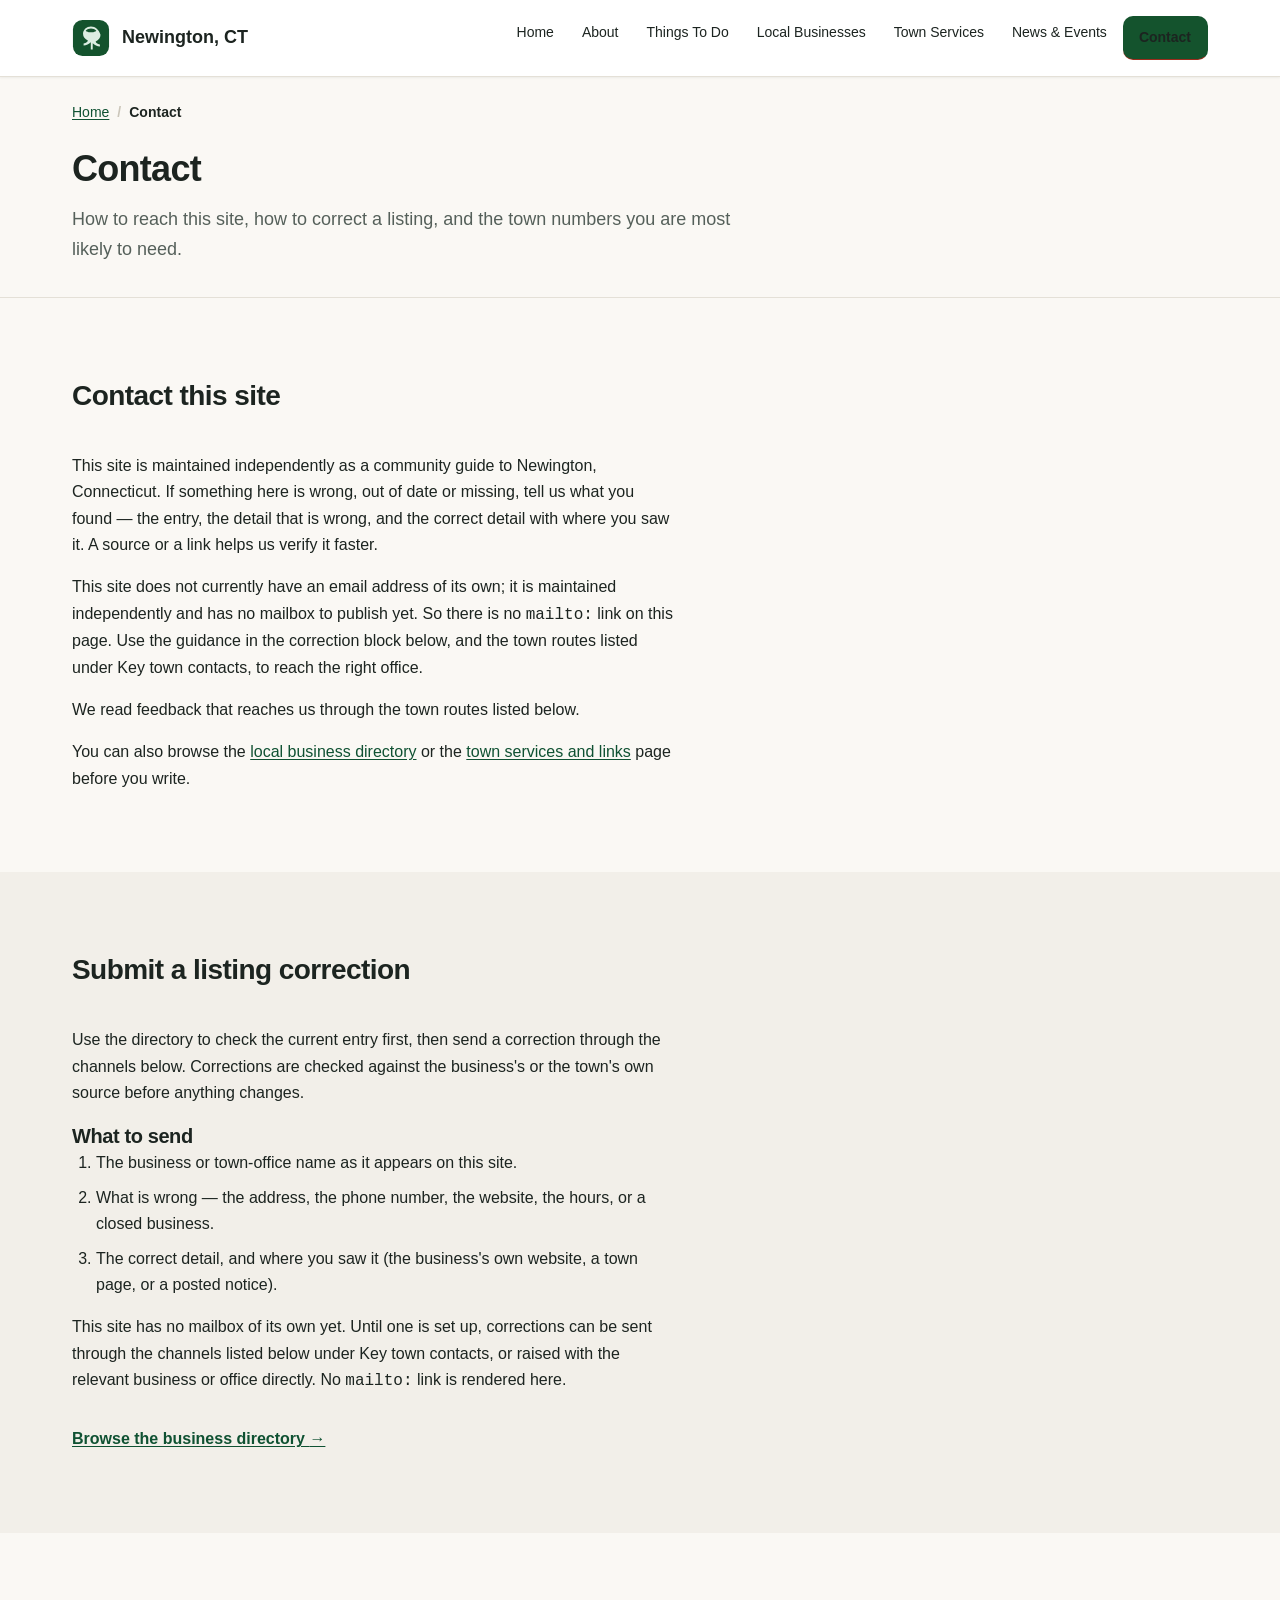
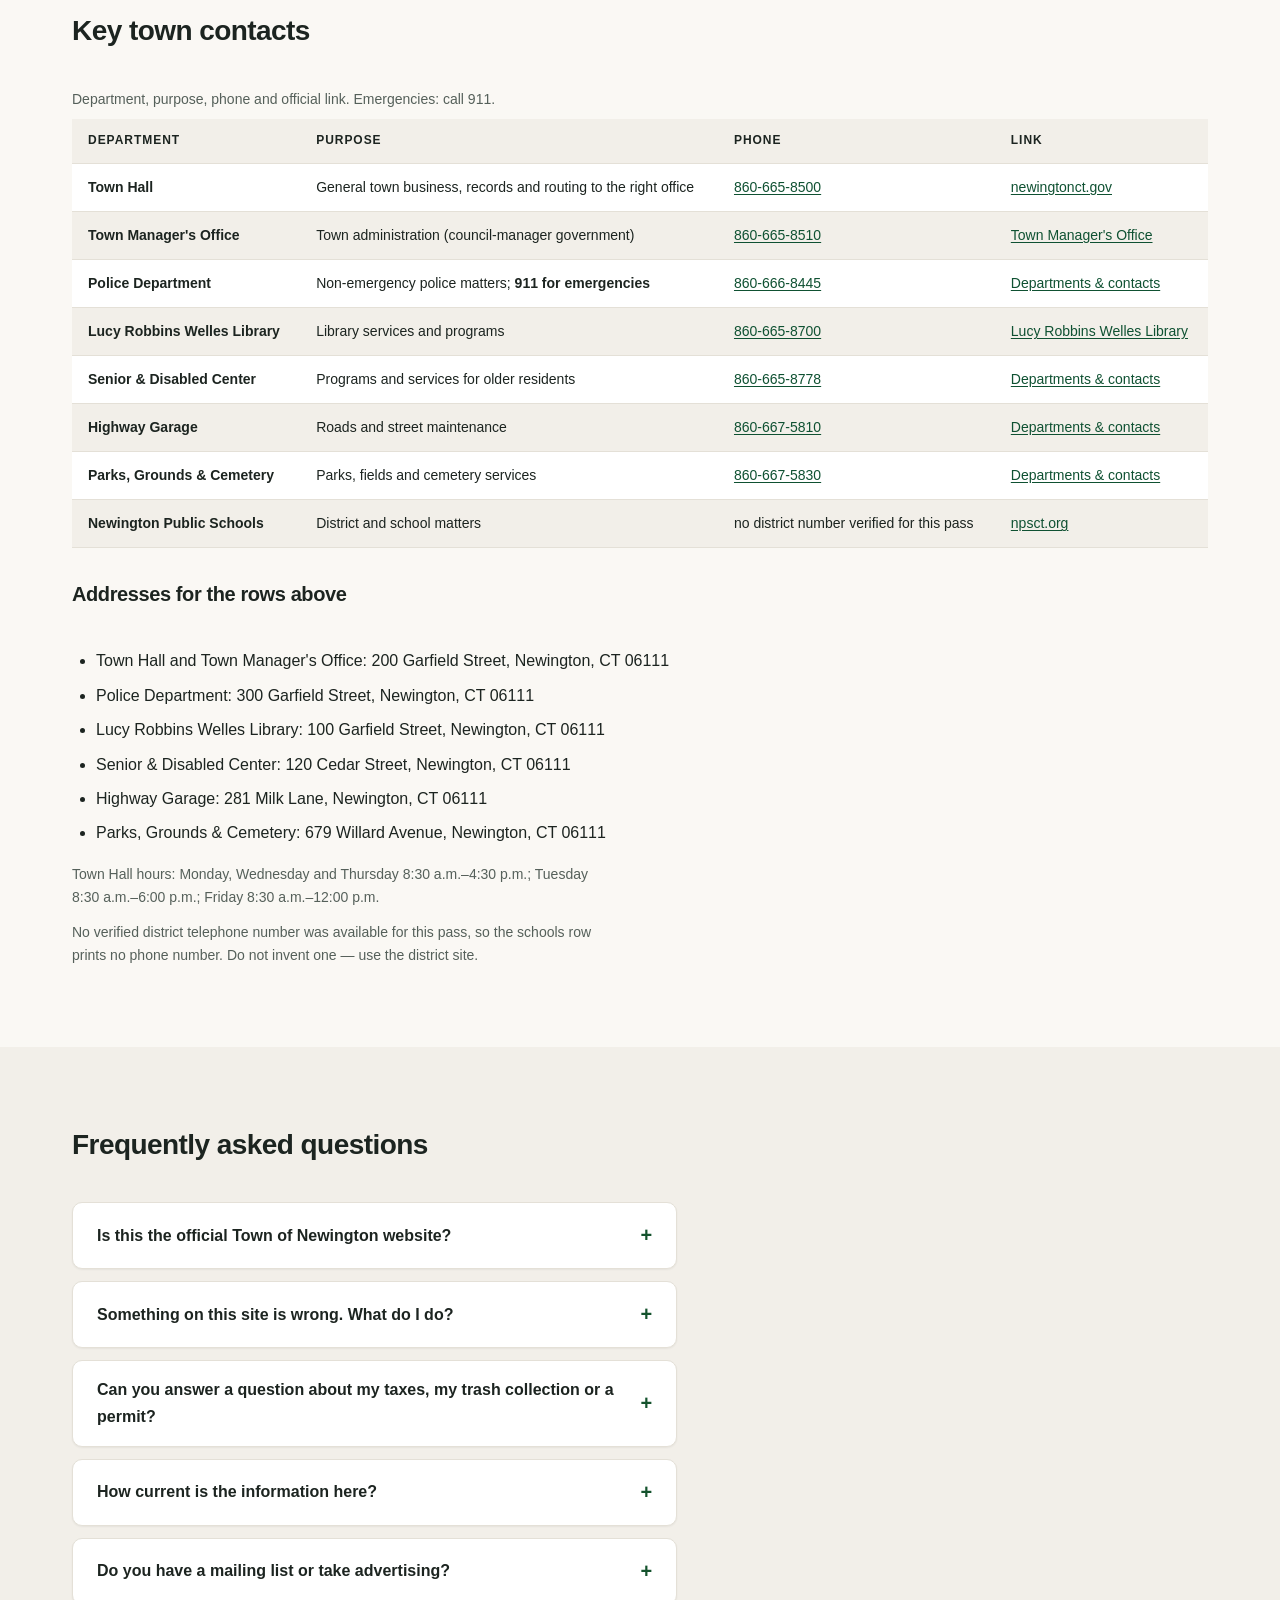
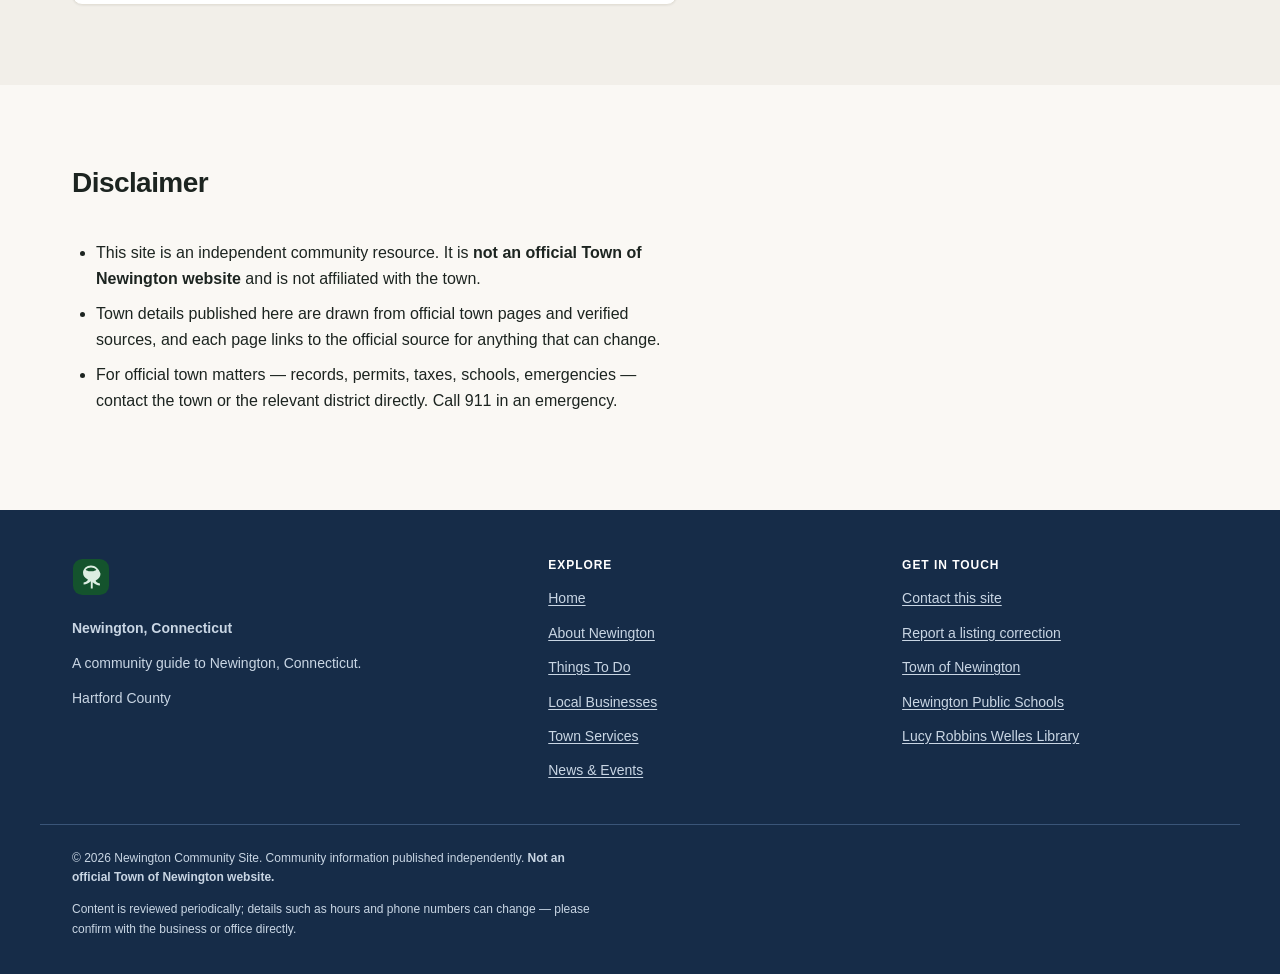
<file: contact.html>
<!DOCTYPE html>
<html lang="en">
<head>
<meta charset="utf-8">
<meta name="viewport" content="width=device-width, initial-scale=1">
<title>Contact — Newington, Connecticut Community Site</title>
<meta name="description" content="How to reach the Newington Community Site, how to submit a listing correction, and the key Town of Newington phone numbers and links you are most likely to need.">
<link rel="canonical" href="contact.html">
<meta property="og:type" content="article">
<meta property="og:site_name" content="Newington Community Site">
<meta property="og:title" content="Contact — Newington, Connecticut Community Site">
<meta property="og:description" content="How to reach this site, how to correct a listing, and the town numbers you are most likely to need.">
<meta property="og:url" content="contact.html">
<meta property="og:locale" content="en_US">
<link rel="stylesheet" href="styles.css">
</head>
<body>
<a class="skip-link" href="#main">Skip to main content</a>

<header class="site-header">
  <div class="container header-inner">
    <a class="brand" href="index.html">
      <svg class="brand-mark" viewBox="0 0 40 40" role="img" aria-label="Newington community site">
        <rect x="1" y="1" width="38" height="38" rx="10" fill="#14532D"/>
        <path d="M20 8c-4.6 0-8.4 3.4-8.4 7.6 0 3.2 2.1 5.9 5.1 7-.1.6-.4 1.2-.9 1.7-1 .9-2.3 1.4-3.6 1.5v2.1c2.9-.1 5.6-1.3 7.6-3.4V32h2v-6.5c2 2.1 4.7 3.3 7.6 3.4v-2.1c-1.3-.1-2.6-.6-3.6-1.5-.5-.5-.8-1.1-.9-1.7 3-1.1 5.1-3.8 5.1-7C28.4 11.4 24.6 8 20 8zm0 2c2.2 0 4.2.9 5.6 2.3-1.1 1-2.7 1.6-4.4 1.6h-2.4c-1.7 0-3.3-.6-4.4-1.6C15.8 10.9 17.8 10 20 10z" fill="#DCEDE1"/>
      </svg>
      <span>Newington, CT</span>
    </a>
    <button class="nav-toggle" type="button" aria-expanded="false" aria-controls="primary-nav">
      <span class="nav-toggle-icon" aria-hidden="true">&#9776;</span> Menu
    </button>
    <nav id="primary-nav" class="site-nav" aria-label="Primary">
      <ul>
        <li><a href="index.html">Home</a></li>
        <li><a href="about.html">About</a></li>
        <li><a href="things-to-do.html">Things To Do</a></li>
        <li><a href="businesses.html">Local Businesses</a></li>
        <li><a href="services.html">Town Services</a></li>
        <li><a href="news-events.html">News &amp; Events</a></li>
        <li><a class="nav-cta" href="contact.html" aria-current="page">Contact</a></li>
      </ul>
    </nav>
  </div>
</header>

<main id="main">

  <nav class="container breadcrumb" aria-label="Breadcrumb">
    <ol>
      <li><a href="index.html">Home</a></li>
      <li aria-current="page">Contact</li>
    </ol>
  </nav>

  <section class="page-hero" aria-labelledby="page-h">
    <div class="container">
      <h1 id="page-h">Contact</h1>
      <p class="standfirst">How to reach this site, how to correct a listing, and the town numbers you are most likely to need.</p>
    </div>
  </section>

  <section class="section" aria-labelledby="site-contact-h">
    <div class="container">
      <div class="section-head">
        <h2 id="site-contact-h">Contact this site</h2>
      </div>
      <div class="prose">
        <p>This site is maintained independently as a community guide to Newington, Connecticut. If something here is wrong, out of date or missing, tell us what you found &mdash; the entry, the detail that is wrong, and the correct detail with where you saw it. A source or a link helps us verify it faster.</p>
        <p>This site does not currently have an email address of its own; it is maintained independently and has no mailbox to publish yet. So there is no <code>mailto:</code> link on this page. Use the guidance in the correction block below, and the town routes listed under Key town contacts, to reach the right office.</p>
        <p>We read feedback that reaches us through the town routes listed below.</p>
        <p>You can also browse the <a href="businesses.html">local business directory</a> or the <a href="services.html">town services and links</a> page before you write.</p>
      </div>
    </div>
  </section>

  <section class="section section--alt" aria-labelledby="correction">
    <div class="container">
      <div class="section-head">
        <h2 id="correction">Submit a listing correction</h2>
      </div>
      <div class="prose">
        <p>Use the directory to check the current entry first, then send a correction through the channels below. Corrections are checked against the business's or the town's own source before anything changes.</p>
        <h3>What to send</h3>
        <ol>
          <li>The business or town-office name as it appears on this site.</li>
          <li>What is wrong &mdash; the address, the phone number, the website, the hours, or a closed business.</li>
          <li>The correct detail, and where you saw it (the business's own website, a town page, or a posted notice).</li>
        </ol>
        <p>This site has no mailbox of its own yet. Until one is set up, corrections can be sent through the channels listed below under Key town contacts, or raised with the relevant business or office directly. No <code>mailto:</code> link is rendered here.</p>
        <p><a class="more-link" href="businesses.html">Browse the business directory <span aria-hidden="true">&rarr;</span></a></p>
      </div>
    </div>
  </section>

  <section class="section" aria-labelledby="town-h">
    <div class="container">
      <div class="section-head">
        <h2 id="town-h">Key town contacts</h2>
      </div>
      <div class="table-wrap">
        <table class="data-table">
          <caption>Department, purpose, phone and official link. Emergencies: call 911.</caption>
          <thead>
            <tr>
              <th scope="col">Department</th>
              <th scope="col">Purpose</th>
              <th scope="col">Phone</th>
              <th scope="col">Link</th>
            </tr>
          </thead>
          <tbody>
            <tr>
              <th scope="row">Town Hall</th>
              <td>General town business, records and routing to the right office</td>
              <td><a href="tel:+18606658500">860-665-8500</a></td>
              <td><a href="https://www.newingtonct.gov/" target="_blank" rel="noopener noreferrer">newingtonct.gov<span class="ext"> (opens in a new tab)</span></a></td>
            </tr>
            <tr>
              <th scope="row">Town Manager's Office</th>
              <td>Town administration (council-manager government)</td>
              <td><a href="tel:+18606658510">860-665-8510</a></td>
              <td><a href="https://www.newingtonct.gov/3152/Town-Manager" target="_blank" rel="noopener noreferrer">Town Manager's Office<span class="ext"> (opens in a new tab)</span></a></td>
            </tr>
            <tr>
              <th scope="row">Police Department</th>
              <td>Non-emergency police matters; <strong>911 for emergencies</strong></td>
              <td><a href="tel:+18606668445">860-666-8445</a></td>
              <td><a href="https://www.newingtonct.gov/101/Departments" target="_blank" rel="noopener noreferrer">Departments &amp; contacts<span class="ext"> (opens in a new tab)</span></a></td>
            </tr>
            <tr>
              <th scope="row">Lucy Robbins Welles Library</th>
              <td>Library services and programs</td>
              <td><a href="tel:+18606658700">860-665-8700</a></td>
              <td><a href="https://www.newingtonct.gov/2428/Library" target="_blank" rel="noopener noreferrer">Lucy Robbins Welles Library<span class="ext"> (opens in a new tab)</span></a></td>
            </tr>
            <tr>
              <th scope="row">Senior &amp; Disabled Center</th>
              <td>Programs and services for older residents</td>
              <td><a href="tel:+18606658778">860-665-8778</a></td>
              <td><a href="https://www.newingtonct.gov/101/Departments" target="_blank" rel="noopener noreferrer">Departments &amp; contacts<span class="ext"> (opens in a new tab)</span></a></td>
            </tr>
            <tr>
              <th scope="row">Highway Garage</th>
              <td>Roads and street maintenance</td>
              <td><a href="tel:+18606675810">860-667-5810</a></td>
              <td><a href="https://www.newingtonct.gov/101/Departments" target="_blank" rel="noopener noreferrer">Departments &amp; contacts<span class="ext"> (opens in a new tab)</span></a></td>
            </tr>
            <tr>
              <th scope="row">Parks, Grounds &amp; Cemetery</th>
              <td>Parks, fields and cemetery services</td>
              <td><a href="tel:+18606675830">860-667-5830</a></td>
              <td><a href="https://www.newingtonct.gov/101/Departments" target="_blank" rel="noopener noreferrer">Departments &amp; contacts<span class="ext"> (opens in a new tab)</span></a></td>
            </tr>
            <tr>
              <th scope="row">Newington Public Schools</th>
              <td>District and school matters</td>
              <td>no district number verified for this pass</td>
              <td><a href="https://www.npsct.org/" target="_blank" rel="noopener noreferrer">npsct.org<span class="ext"> (opens in a new tab)</span></a></td>
            </tr>
          </tbody>
        </table>
      </div>

      <h3 class="section-head" style="margin-top:var(--space-6)">Addresses for the rows above</h3>
      <ul class="prose">
        <li>Town Hall and Town Manager's Office: 200 Garfield Street, Newington, CT 06111</li>
        <li>Police Department: 300 Garfield Street, Newington, CT 06111</li>
        <li>Lucy Robbins Welles Library: 100 Garfield Street, Newington, CT 06111</li>
        <li>Senior &amp; Disabled Center: 120 Cedar Street, Newington, CT 06111</li>
        <li>Highway Garage: 281 Milk Lane, Newington, CT 06111</li>
        <li>Parks, Grounds &amp; Cemetery: 679 Willard Avenue, Newington, CT 06111</li>
      </ul>
      <p class="disclaimer">Town Hall hours: Monday, Wednesday and Thursday 8:30 a.m.&ndash;4:30 p.m.; Tuesday 8:30 a.m.&ndash;6:00 p.m.; Friday 8:30 a.m.&ndash;12:00 p.m.</p>
      <p class="disclaimer" style="margin-top:var(--space-3)">No verified district telephone number was available for this pass, so the schools row prints no phone number. Do not invent one &mdash; use the district site.</p>
    </div>
  </section>

  <section class="section section--alt" aria-labelledby="faq-h">
    <div class="container">
      <div class="section-head">
        <h2 id="faq-h">Frequently asked questions</h2>
      </div>
      <div class="faq">
        <details>
          <summary>Is this the official Town of Newington website?</summary>
          <div class="faq-body">
            <p>No. This is an independent community guide. It is not run by, endorsed by or affiliated with the Town of Newington. The official town site is <a href="https://www.newingtonct.gov/" target="_blank" rel="noopener noreferrer">newingtonct.gov<span class="ext"> (opens in a new tab)</span></a>, and the footer of every page here says so.</p>
          </div>
        </details>
        <details>
          <summary>Something on this site is wrong. What do I do?</summary>
          <div class="faq-body">
            <p>Use <a href="contact.html#correction">Report a listing correction</a> in the footer, or the correction block on this page. Tell us the entry, what is wrong, and the correct detail with where you saw it. We check it against the business's or the town's own source before changing anything.</p>
          </div>
        </details>
        <details>
          <summary>Can you answer a question about my taxes, my trash collection or a permit?</summary>
          <div class="faq-body">
            <p>No. Those are town matters, and only the town can answer them accurately. Start with Town Hall on <a href="tel:+18606658500">860-665-8500</a> or the town's departments index, <a href="https://www.newingtonct.gov/101/Departments" target="_blank" rel="noopener noreferrer">https://www.newingtonct.gov/101/Departments<span class="ext"> (opens in a new tab)</span></a>.</p>
          </div>
        </details>
        <details>
          <summary>How current is the information here?</summary>
          <div class="faq-body">
            <p>The directory, services list and events are reviewed periodically. Hours, phone numbers and dates change &mdash; especially for businesses and for seasonal events. Confirm the detail with the business or the office directly before you rely on it.</p>
          </div>
        </details>
        <details>
          <summary>Do you have a mailing list or take advertising?</summary>
          <div class="faq-body">
            <p>No. This site carries no mailing list, no advertising and no sponsorship, and it does not sell anything.</p>
          </div>
        </details>
      </div>
    </div>
  </section>

  <section class="section" aria-labelledby="disclaimer-h">
    <div class="container">
      <div class="section-head">
        <h2 id="disclaimer-h">Disclaimer</h2>
      </div>
      <ul class="prose">
        <li>This site is an independent community resource. It is <strong>not an official Town of Newington website</strong> and is not affiliated with the town.</li>
        <li>Town details published here are drawn from official town pages and verified sources, and each page links to the official source for anything that can change.</li>
        <li>For official town matters &mdash; records, permits, taxes, schools, emergencies &mdash; contact the town or the relevant district directly. Call 911 in an emergency.</li>
      </ul>
    </div>
  </section>

</main>

<footer class="site-footer">
  <div class="container footer-grid">
    <div class="footer-brand">
      <svg class="brand-mark" viewBox="0 0 40 40" role="img" aria-label="Newington community site">
        <rect x="1" y="1" width="38" height="38" rx="10" fill="#14532D"/>
        <path d="M20 8c-4.6 0-8.4 3.4-8.4 7.6 0 3.2 2.1 5.9 5.1 7-.1.6-.4 1.2-.9 1.7-1 .9-2.3 1.4-3.6 1.5v2.1c2.9-.1 5.6-1.3 7.6-3.4V32h2v-6.5c2 2.1 4.7 3.3 7.6 3.4v-2.1c-1.3-.1-2.6-.6-3.6-1.5-.5-.5-.8-1.1-.9-1.7 3-1.1 5.1-3.8 5.1-7C28.4 11.4 24.6 8 20 8zm0 2c2.2 0 4.2.9 5.6 2.3-1.1 1-2.7 1.6-4.4 1.6h-2.4c-1.7 0-3.3-.6-4.4-1.6C15.8 10.9 17.8 10 20 10z" fill="#DCEDE1"/>
      </svg>
      <p class="footer-title">Newington, Connecticut</p>
      <p>A community guide to Newington, Connecticut.</p>
      <p class="footer-meta">Hartford County</p>
    </div>
    <nav aria-label="Footer">
      <h2 class="footer-heading">Explore</h2>
      <ul>
        <li><a href="index.html">Home</a></li>
        <li><a href="about.html">About Newington</a></li>
        <li><a href="things-to-do.html">Things To Do</a></li>
        <li><a href="businesses.html">Local Businesses</a></li>
        <li><a href="services.html">Town Services</a></li>
        <li><a href="news-events.html">News &amp; Events</a></li>
      </ul>
    </nav>
    <div class="footer-contact">
      <h2 class="footer-heading">Get in touch</h2>
      <ul>
        <li><a href="contact.html">Contact this site</a></li>
        <li><a href="contact.html#correction">Report a listing correction</a></li>
        <li><a href="https://www.newingtonct.gov/" target="_blank" rel="noopener noreferrer">Town of Newington<span class="ext"> (opens in a new tab)</span></a></li>
        <li><a href="https://www.newingtonct.gov/1698/Schools" target="_blank" rel="noopener noreferrer">Newington Public Schools<span class="ext"> (opens in a new tab)</span></a></li>
        <li><a href="https://www.newingtonct.gov/2428/Library" target="_blank" rel="noopener noreferrer">Lucy Robbins Welles Library<span class="ext"> (opens in a new tab)</span></a></li>
      </ul>
    </div>
  </div>
  <div class="container footer-bar">
    <p>&copy; <span id="year">2026</span> Newington Community Site. Community information published independently. <strong>Not an official Town of Newington website.</strong></p>
    <p class="footer-note">Content is reviewed periodically; details such as hours and phone numbers can change &mdash; please confirm with the business or office directly.</p>
  </div>
</footer>

<script src="script.js"></script>
</body>
</html>
</file>
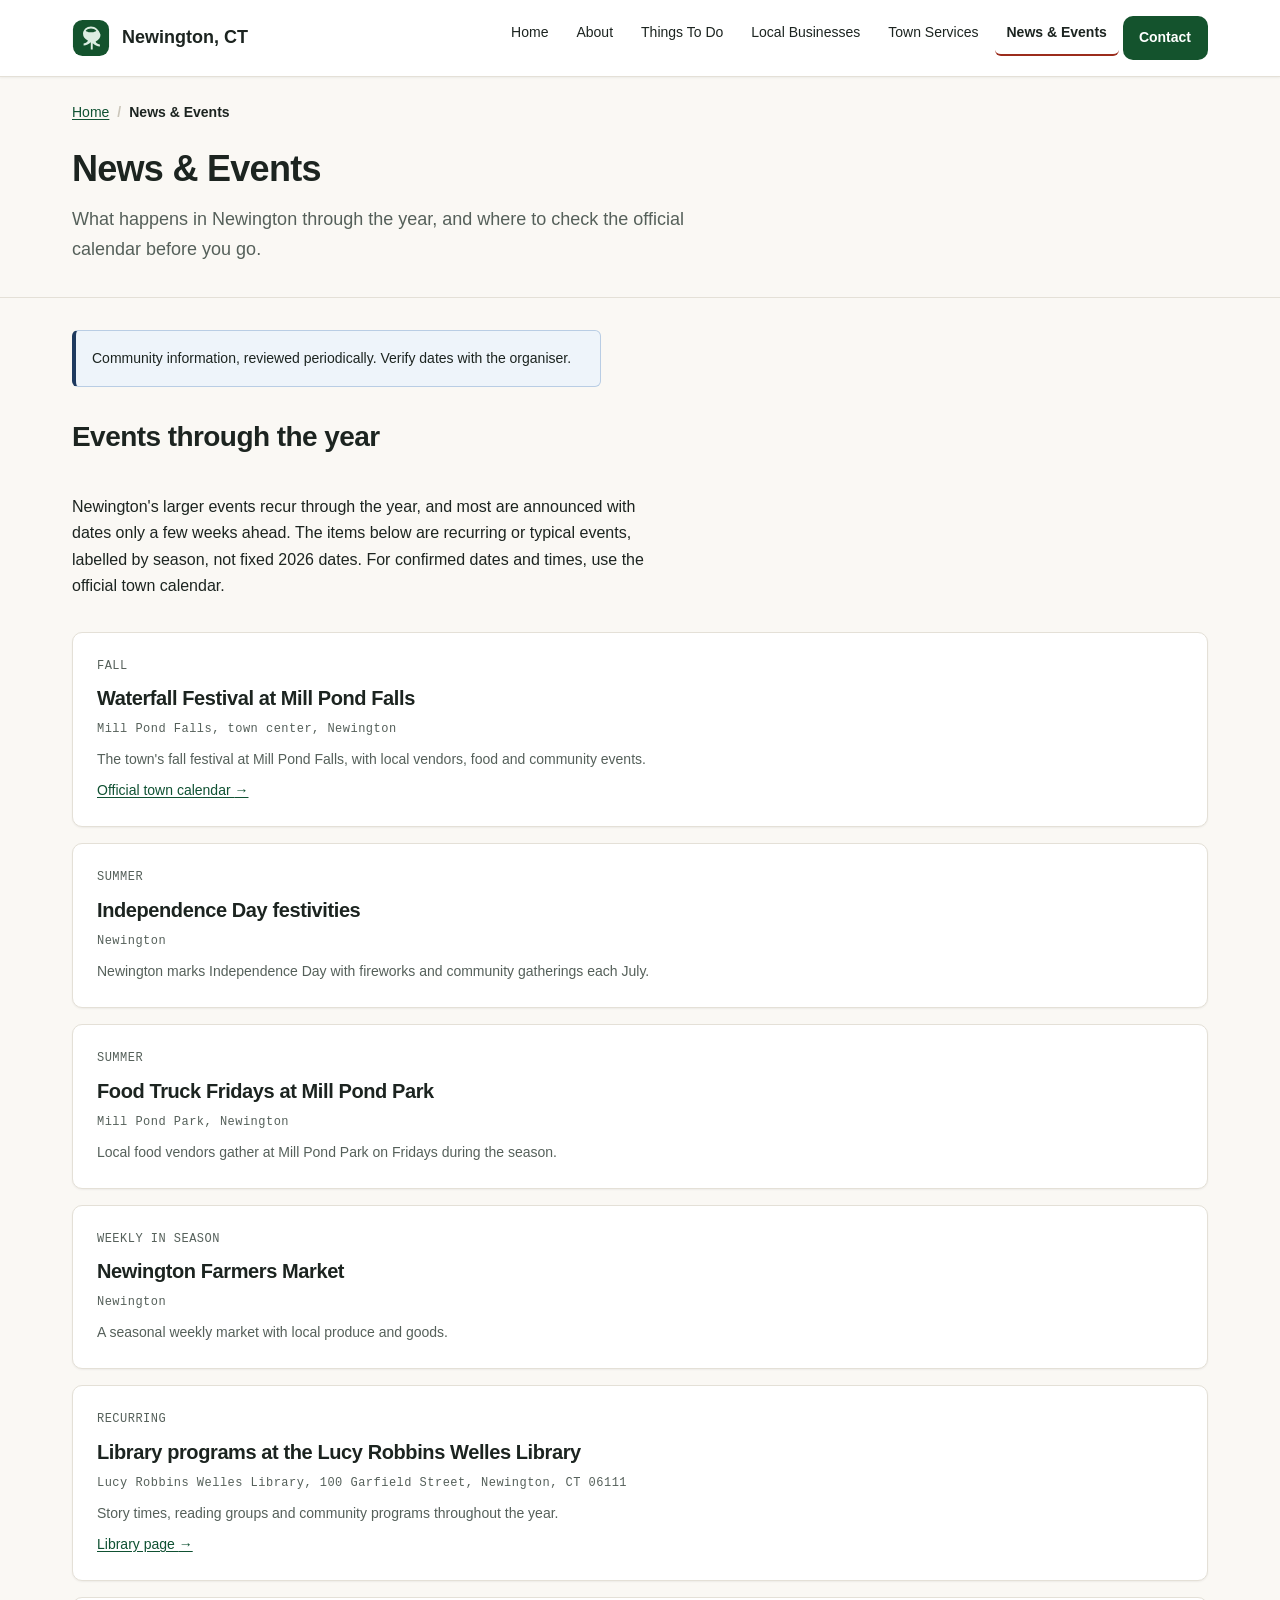
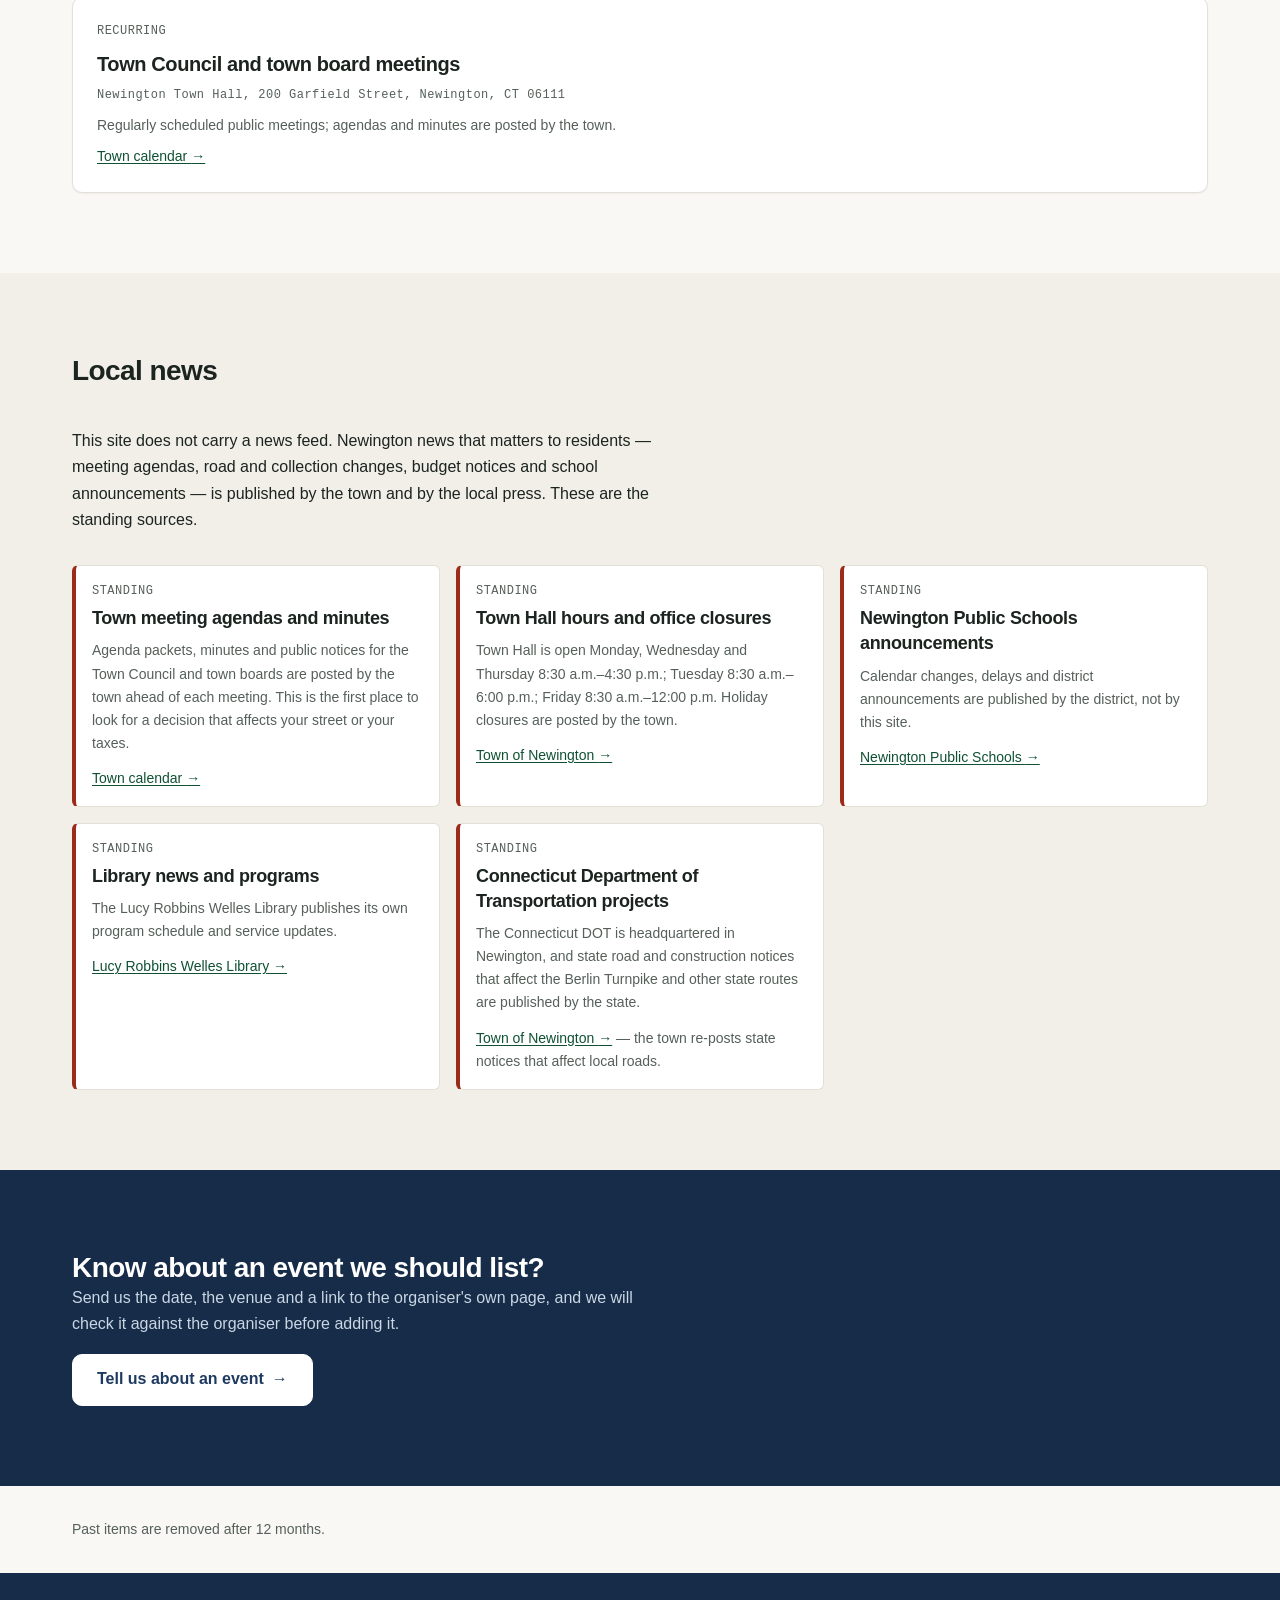
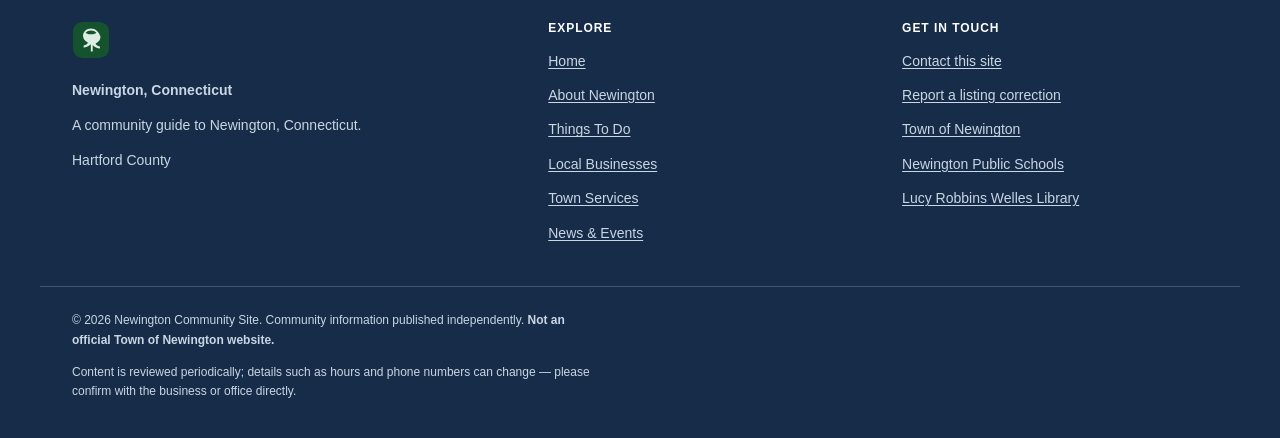
<file: news-events.html>
<!DOCTYPE html>
<html lang="en">
<head>
<meta charset="utf-8">
<meta name="viewport" content="width=device-width, initial-scale=1">
<title>News &amp; Events — Newington, Connecticut Community Site</title>
<meta name="description" content="What happens in Newington, Connecticut through the year: the Waterfall Festival, Independence Day festivities, Food Truck Fridays, the farmers market, library programs and town meetings.">
<link rel="canonical" href="news-events.html">
<meta property="og:type" content="article">
<meta property="og:site_name" content="Newington Community Site">
<meta property="og:title" content="News &amp; Events — Newington, Connecticut Community Site">
<meta property="og:description" content="What happens in Newington through the year, and where to check the official calendar before you go.">
<meta property="og:url" content="news-events.html">
<meta property="og:locale" content="en_US">
<link rel="stylesheet" href="styles.css">
</head>
<body>
<a class="skip-link" href="#main">Skip to main content</a>

<header class="site-header">
  <div class="container header-inner">
    <a class="brand" href="index.html">
      <svg class="brand-mark" viewBox="0 0 40 40" role="img" aria-label="Newington community site">
        <rect x="1" y="1" width="38" height="38" rx="10" fill="#14532D"/>
        <path d="M20 8c-4.6 0-8.4 3.4-8.4 7.6 0 3.2 2.1 5.9 5.1 7-.1.6-.4 1.2-.9 1.7-1 .9-2.3 1.4-3.6 1.5v2.1c2.9-.1 5.6-1.3 7.6-3.4V32h2v-6.5c2 2.1 4.7 3.3 7.6 3.4v-2.1c-1.3-.1-2.6-.6-3.6-1.5-.5-.5-.8-1.1-.9-1.7 3-1.1 5.1-3.8 5.1-7C28.4 11.4 24.6 8 20 8zm0 2c2.2 0 4.2.9 5.6 2.3-1.1 1-2.7 1.6-4.4 1.6h-2.4c-1.7 0-3.3-.6-4.4-1.6C15.8 10.9 17.8 10 20 10z" fill="#DCEDE1"/>
      </svg>
      <span>Newington, CT</span>
    </a>
    <button class="nav-toggle" type="button" aria-expanded="false" aria-controls="primary-nav">
      <span class="nav-toggle-icon" aria-hidden="true">&#9776;</span> Menu
    </button>
    <nav id="primary-nav" class="site-nav" aria-label="Primary">
      <ul>
        <li><a href="index.html">Home</a></li>
        <li><a href="about.html">About</a></li>
        <li><a href="things-to-do.html">Things To Do</a></li>
        <li><a href="businesses.html">Local Businesses</a></li>
        <li><a href="services.html">Town Services</a></li>
        <li><a href="news-events.html" aria-current="page">News &amp; Events</a></li>
        <li><a class="nav-cta" href="contact.html">Contact</a></li>
      </ul>
    </nav>
  </div>
</header>

<main id="main">

  <nav class="container breadcrumb" aria-label="Breadcrumb">
    <ol>
      <li><a href="index.html">Home</a></li>
      <li aria-current="page">News &amp; Events</li>
    </ol>
  </nav>

  <section class="page-hero" aria-labelledby="page-h">
    <div class="container">
      <h1 id="page-h">News &amp; Events</h1>
      <p class="standfirst">What happens in Newington through the year, and where to check the official calendar before you go.</p>
    </div>
  </section>

  <section class="section section--tight" aria-labelledby="notice-h">
    <div class="container">
      <h2 id="notice-h" class="visually-hidden">Review notice</h2>
      <p class="notice notice--info">Community information, reviewed periodically. Verify dates with the organiser.</p>
    </div>
  </section>

  <section class="section" style="padding-top:0" aria-labelledby="events-h">
    <div class="container">
      <div class="section-head">
        <h2 id="events-h">Events through the year</h2>
      </div>
      <p class="prose" style="margin-bottom:var(--space-6)">Newington's larger events recur through the year, and most are announced with dates only a few weeks ahead. The items below are recurring or typical events, labelled by season, not fixed 2026 dates. For confirmed dates and times, use the official town calendar.</p>
      <ul class="event-list">
        <li class="event-item">
          <span class="event-label">Fall</span>
          <h3>Waterfall Festival at Mill Pond Falls</h3>
          <p class="event-location">Mill Pond Falls, town center, Newington</p>
          <p>The town's fall festival at Mill Pond Falls, with local vendors, food and community events.</p>
          <p><a href="https://www.newingtonct.gov/calendar.aspx" target="_blank" rel="noopener noreferrer">Official town calendar <span aria-hidden="true">&rarr;</span><span class="ext"> (opens in a new tab)</span></a></p>
        </li>
        <li class="event-item">
          <span class="event-label">Summer</span>
          <h3>Independence Day festivities</h3>
          <p class="event-location">Newington</p>
          <p>Newington marks Independence Day with fireworks and community gatherings each July.</p>
        </li>
        <li class="event-item">
          <span class="event-label">Summer</span>
          <h3>Food Truck Fridays at Mill Pond Park</h3>
          <p class="event-location">Mill Pond Park, Newington</p>
          <p>Local food vendors gather at Mill Pond Park on Fridays during the season.</p>
        </li>
        <li class="event-item">
          <span class="event-label">Weekly in season</span>
          <h3>Newington Farmers Market</h3>
          <p class="event-location">Newington</p>
          <p>A seasonal weekly market with local produce and goods.</p>
        </li>
        <li class="event-item">
          <span class="event-label">Recurring</span>
          <h3>Library programs at the Lucy Robbins Welles Library</h3>
          <p class="event-location">Lucy Robbins Welles Library, 100 Garfield Street, Newington, CT 06111</p>
          <p>Story times, reading groups and community programs throughout the year.</p>
          <p><a href="https://www.newingtonct.gov/2428/Library" target="_blank" rel="noopener noreferrer">Library page <span aria-hidden="true">&rarr;</span><span class="ext"> (opens in a new tab)</span></a></p>
        </li>
        <li class="event-item">
          <span class="event-label">Recurring</span>
          <h3>Town Council and town board meetings</h3>
          <p class="event-location">Newington Town Hall, 200 Garfield Street, Newington, CT 06111</p>
          <p>Regularly scheduled public meetings; agendas and minutes are posted by the town.</p>
          <p><a href="https://www.newingtonct.gov/calendar.aspx" target="_blank" rel="noopener noreferrer">Town calendar <span aria-hidden="true">&rarr;</span><span class="ext"> (opens in a new tab)</span></a></p>
        </li>
      </ul>
    </div>
  </section>

  <section class="section section--alt" aria-labelledby="news-h">
    <div class="container">
      <div class="section-head">
        <h2 id="news-h">Local news</h2>
      </div>
      <p class="prose" style="margin-bottom:var(--space-6)">This site does not carry a news feed. Newington news that matters to residents &mdash; meeting agendas, road and collection changes, budget notices and school announcements &mdash; is published by the town and by the local press. These are the standing sources.</p>
      <ul class="news-list">
        <li class="news-item">
          <time>Standing</time>
          <h3>Town meeting agendas and minutes</h3>
          <p>Agenda packets, minutes and public notices for the Town Council and town boards are posted by the town ahead of each meeting. This is the first place to look for a decision that affects your street or your taxes.</p>
          <p style="margin-top:var(--space-3)"><a href="https://www.newingtonct.gov/calendar.aspx" target="_blank" rel="noopener noreferrer">Town calendar <span aria-hidden="true">&rarr;</span><span class="ext"> (opens in a new tab)</span></a></p>
        </li>
        <li class="news-item">
          <time>Standing</time>
          <h3>Town Hall hours and office closures</h3>
          <p>Town Hall is open Monday, Wednesday and Thursday 8:30 a.m.&ndash;4:30 p.m.; Tuesday 8:30 a.m.&ndash;6:00 p.m.; Friday 8:30 a.m.&ndash;12:00 p.m. Holiday closures are posted by the town.</p>
          <p style="margin-top:var(--space-3)"><a href="https://www.newingtonct.gov/" target="_blank" rel="noopener noreferrer">Town of Newington <span aria-hidden="true">&rarr;</span><span class="ext"> (opens in a new tab)</span></a></p>
        </li>
        <li class="news-item">
          <time>Standing</time>
          <h3>Newington Public Schools announcements</h3>
          <p>Calendar changes, delays and district announcements are published by the district, not by this site.</p>
          <p style="margin-top:var(--space-3)"><a href="https://www.npsct.org/" target="_blank" rel="noopener noreferrer">Newington Public Schools <span aria-hidden="true">&rarr;</span><span class="ext"> (opens in a new tab)</span></a></p>
        </li>
        <li class="news-item">
          <time>Standing</time>
          <h3>Library news and programs</h3>
          <p>The Lucy Robbins Welles Library publishes its own program schedule and service updates.</p>
          <p style="margin-top:var(--space-3)"><a href="https://www.newingtonct.gov/2428/Library" target="_blank" rel="noopener noreferrer">Lucy Robbins Welles Library <span aria-hidden="true">&rarr;</span><span class="ext"> (opens in a new tab)</span></a></p>
        </li>
        <li class="news-item">
          <time>Standing</time>
          <h3>Connecticut Department of Transportation projects</h3>
          <p>The Connecticut DOT is headquartered in Newington, and state road and construction notices that affect the Berlin Turnpike and other state routes are published by the state.</p>
          <p style="margin-top:var(--space-3)"><a href="https://www.newingtonct.gov/" target="_blank" rel="noopener noreferrer">Town of Newington <span aria-hidden="true">&rarr;</span><span class="ext"> (opens in a new tab)</span></a> &mdash; the town re-posts state notices that affect local roads.</p>
        </li>
      </ul>
    </div>
  </section>

  <section class="section section--invert" aria-labelledby="cta-h">
    <div class="container">
      <h2 id="cta-h">Know about an event we should list?</h2>
      <p class="prose" style="color:var(--color-ink-invert-muted)">Send us the date, the venue and a link to the organiser's own page, and we will check it against the organiser before adding it.</p>
      <p><a class="btn btn--invert" href="contact.html">Tell us about an event <span aria-hidden="true">&rarr;</span></a></p>
    </div>
  </section>

  <section class="section section--tight" aria-labelledby="archive-h">
    <div class="container">
      <h2 id="archive-h" class="visually-hidden">Archive note</h2>
      <p class="disclaimer">Past items are removed after 12 months.</p>
    </div>
  </section>

</main>

<footer class="site-footer">
  <div class="container footer-grid">
    <div class="footer-brand">
      <svg class="brand-mark" viewBox="0 0 40 40" role="img" aria-label="Newington community site">
        <rect x="1" y="1" width="38" height="38" rx="10" fill="#14532D"/>
        <path d="M20 8c-4.6 0-8.4 3.4-8.4 7.6 0 3.2 2.1 5.9 5.1 7-.1.6-.4 1.2-.9 1.7-1 .9-2.3 1.4-3.6 1.5v2.1c2.9-.1 5.6-1.3 7.6-3.4V32h2v-6.5c2 2.1 4.7 3.3 7.6 3.4v-2.1c-1.3-.1-2.6-.6-3.6-1.5-.5-.5-.8-1.1-.9-1.7 3-1.1 5.1-3.8 5.1-7C28.4 11.4 24.6 8 20 8zm0 2c2.2 0 4.2.9 5.6 2.3-1.1 1-2.7 1.6-4.4 1.6h-2.4c-1.7 0-3.3-.6-4.4-1.6C15.8 10.9 17.8 10 20 10z" fill="#DCEDE1"/>
      </svg>
      <p class="footer-title">Newington, Connecticut</p>
      <p>A community guide to Newington, Connecticut.</p>
      <p class="footer-meta">Hartford County</p>
    </div>
    <nav aria-label="Footer">
      <h2 class="footer-heading">Explore</h2>
      <ul>
        <li><a href="index.html">Home</a></li>
        <li><a href="about.html">About Newington</a></li>
        <li><a href="things-to-do.html">Things To Do</a></li>
        <li><a href="businesses.html">Local Businesses</a></li>
        <li><a href="services.html">Town Services</a></li>
        <li><a href="news-events.html">News &amp; Events</a></li>
      </ul>
    </nav>
    <div class="footer-contact">
      <h2 class="footer-heading">Get in touch</h2>
      <ul>
        <li><a href="contact.html">Contact this site</a></li>
        <li><a href="contact.html#correction">Report a listing correction</a></li>
        <li><a href="https://www.newingtonct.gov/" target="_blank" rel="noopener noreferrer">Town of Newington<span class="ext"> (opens in a new tab)</span></a></li>
        <li><a href="https://www.newingtonct.gov/1698/Schools" target="_blank" rel="noopener noreferrer">Newington Public Schools<span class="ext"> (opens in a new tab)</span></a></li>
        <li><a href="https://www.newingtonct.gov/2428/Library" target="_blank" rel="noopener noreferrer">Lucy Robbins Welles Library<span class="ext"> (opens in a new tab)</span></a></li>
      </ul>
    </div>
  </div>
  <div class="container footer-bar">
    <p>&copy; <span id="year">2026</span> Newington Community Site. Community information published independently. <strong>Not an official Town of Newington website.</strong></p>
    <p class="footer-note">Content is reviewed periodically; details such as hours and phone numbers can change &mdash; please confirm with the business or office directly.</p>
  </div>
</footer>

<script src="script.js"></script>
</body>
</html>
</file>
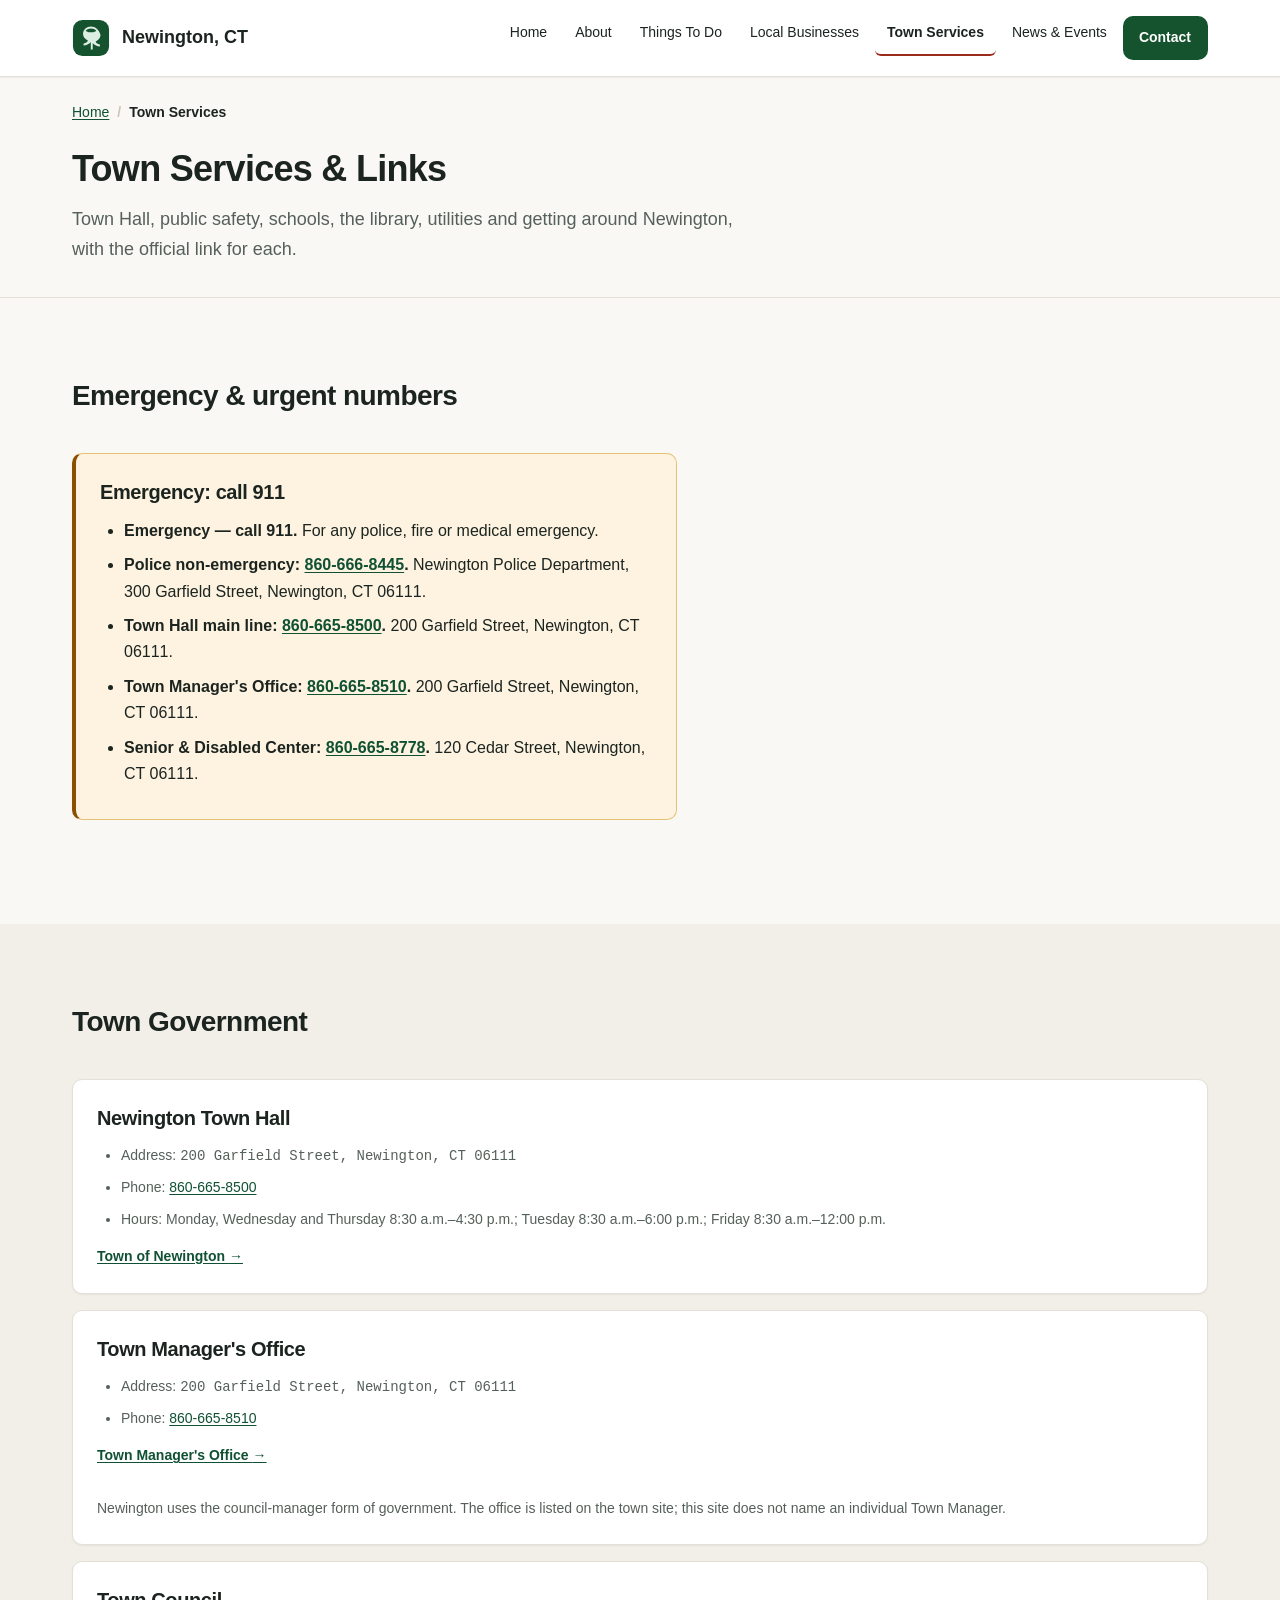
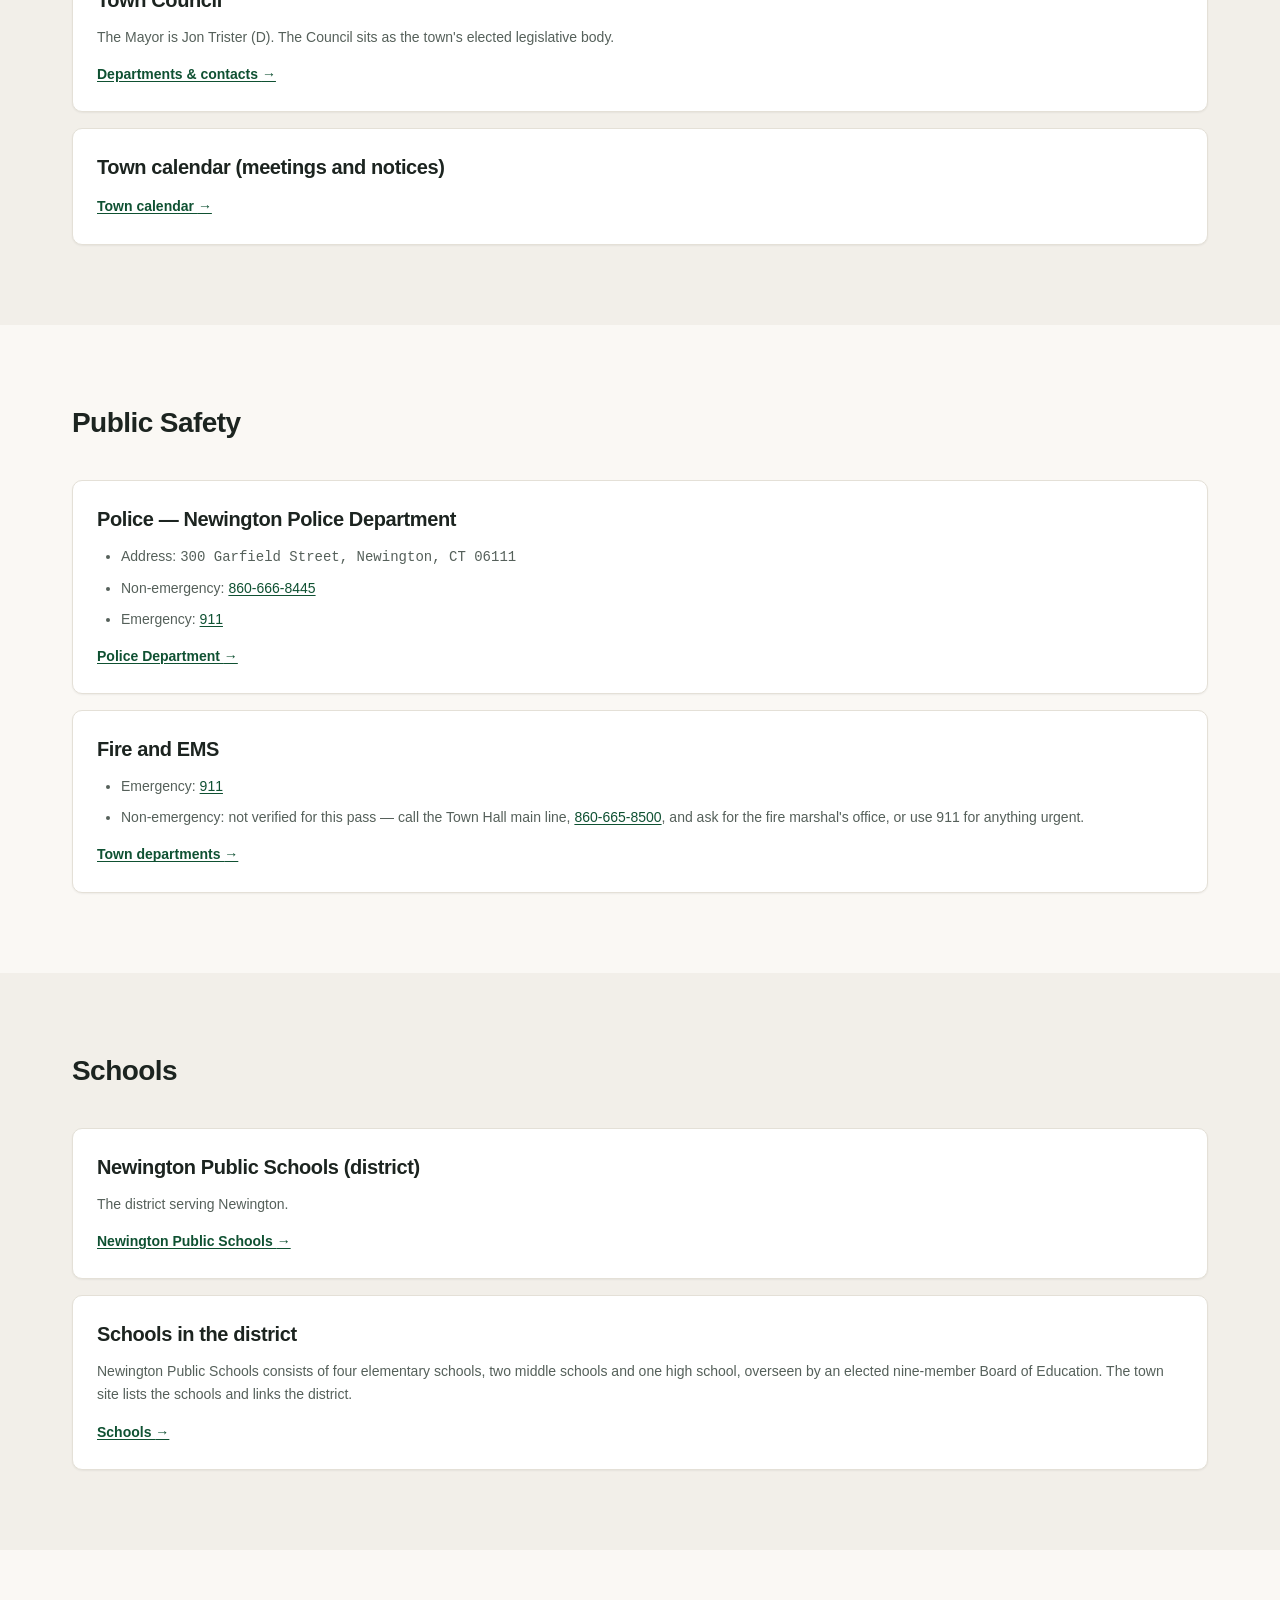
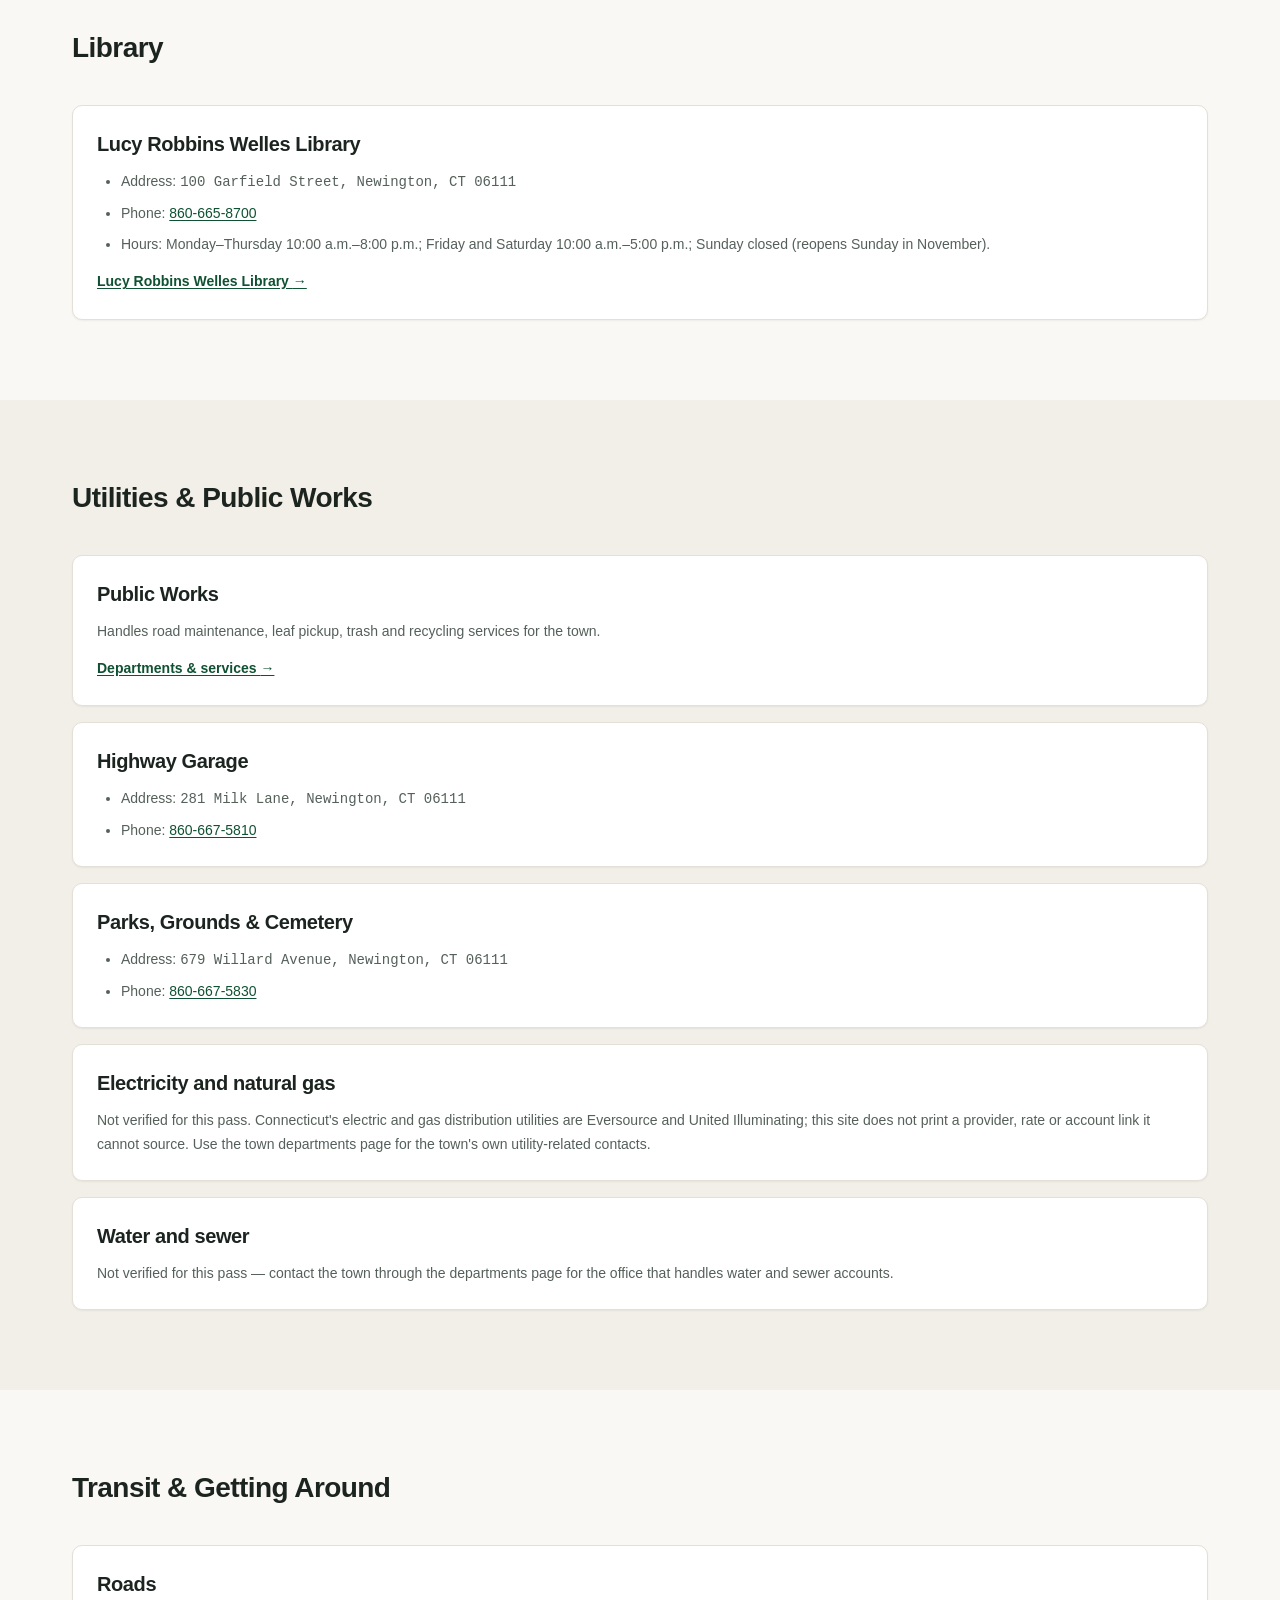
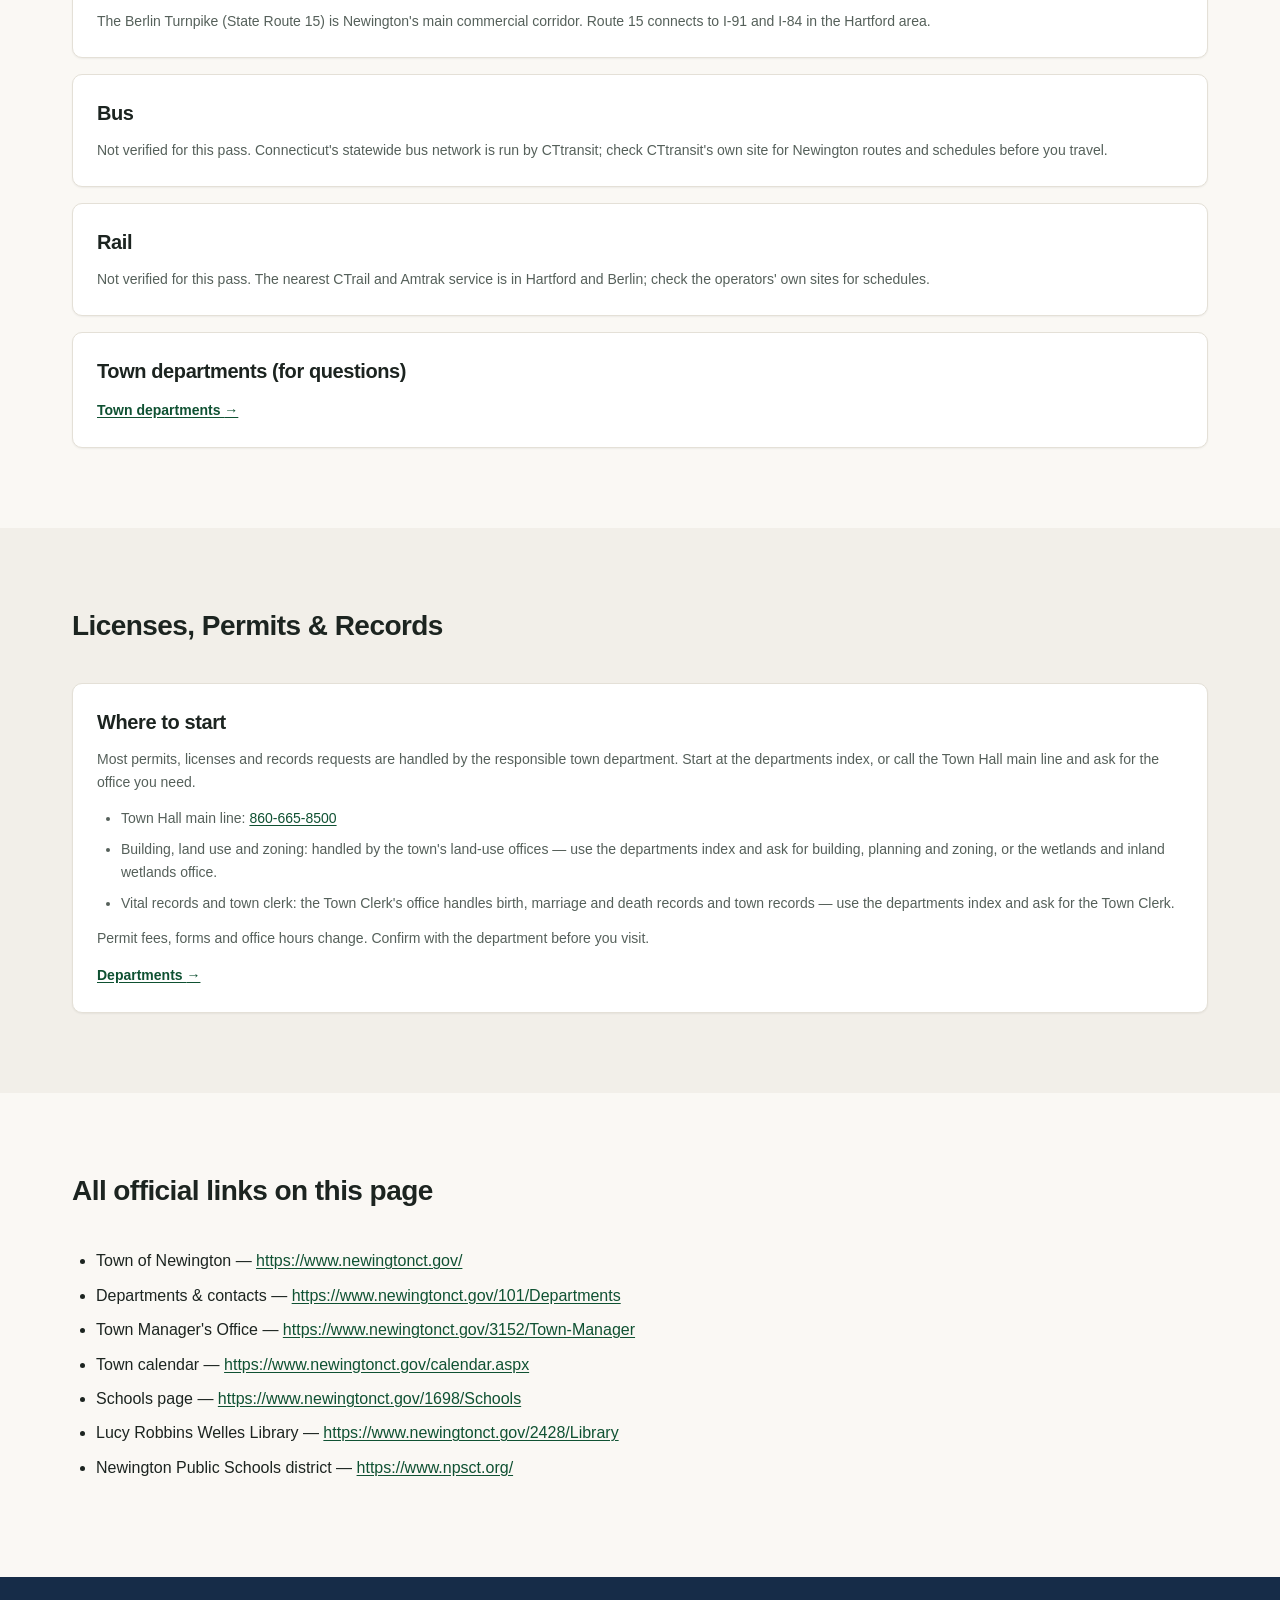
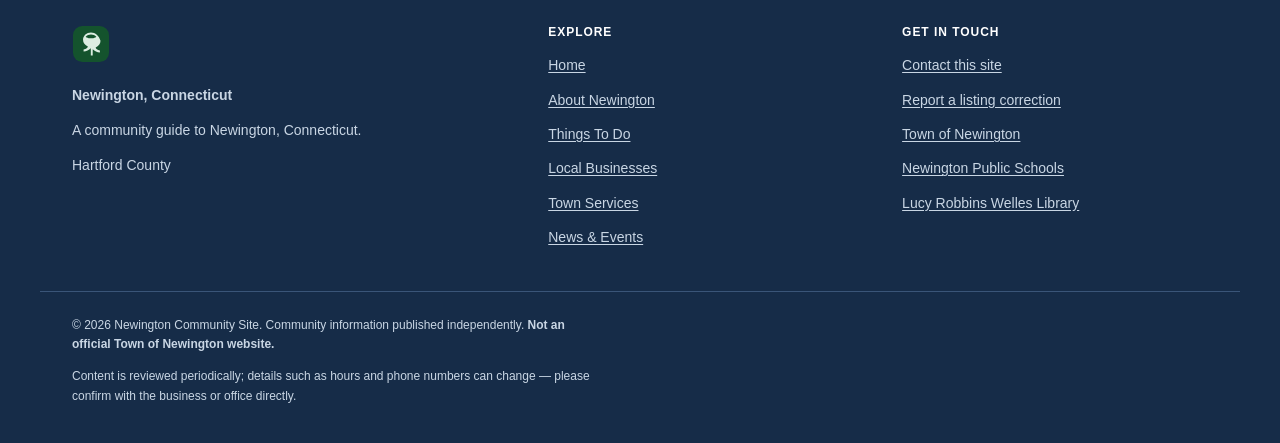
<file: services.html>
<!DOCTYPE html>
<html lang="en">
<head>
<meta charset="utf-8">
<meta name="viewport" content="width=device-width, initial-scale=1">
<title>Town Services — Newington, Connecticut Community Site</title>
<meta name="description" content="Newington, Connecticut town services and links: Town Hall, public safety, schools, the Lucy Robbins Welles Library, utilities, transit, permits and records.">
<link rel="canonical" href="services.html">
<meta property="og:type" content="article">
<meta property="og:site_name" content="Newington Community Site">
<meta property="og:title" content="Town Services — Newington, Connecticut Community Site">
<meta property="og:description" content="Town Hall, public safety, schools, the library, utilities and getting around Newington, with the official link for each.">
<meta property="og:url" content="services.html">
<meta property="og:locale" content="en_US">
<link rel="stylesheet" href="styles.css">
</head>
<body>
<a class="skip-link" href="#main">Skip to main content</a>

<header class="site-header">
  <div class="container header-inner">
    <a class="brand" href="index.html">
      <svg class="brand-mark" viewBox="0 0 40 40" role="img" aria-label="Newington community site">
        <rect x="1" y="1" width="38" height="38" rx="10" fill="#14532D"/>
        <path d="M20 8c-4.6 0-8.4 3.4-8.4 7.6 0 3.2 2.1 5.9 5.1 7-.1.6-.4 1.2-.9 1.7-1 .9-2.3 1.4-3.6 1.5v2.1c2.9-.1 5.6-1.3 7.6-3.4V32h2v-6.5c2 2.1 4.7 3.3 7.6 3.4v-2.1c-1.3-.1-2.6-.6-3.6-1.5-.5-.5-.8-1.1-.9-1.7 3-1.1 5.1-3.8 5.1-7C28.4 11.4 24.6 8 20 8zm0 2c2.2 0 4.2.9 5.6 2.3-1.1 1-2.7 1.6-4.4 1.6h-2.4c-1.7 0-3.3-.6-4.4-1.6C15.8 10.9 17.8 10 20 10z" fill="#DCEDE1"/>
      </svg>
      <span>Newington, CT</span>
    </a>
    <button class="nav-toggle" type="button" aria-expanded="false" aria-controls="primary-nav">
      <span class="nav-toggle-icon" aria-hidden="true">&#9776;</span> Menu
    </button>
    <nav id="primary-nav" class="site-nav" aria-label="Primary">
      <ul>
        <li><a href="index.html">Home</a></li>
        <li><a href="about.html">About</a></li>
        <li><a href="things-to-do.html">Things To Do</a></li>
        <li><a href="businesses.html">Local Businesses</a></li>
        <li><a href="services.html" aria-current="page">Town Services</a></li>
        <li><a href="news-events.html">News &amp; Events</a></li>
        <li><a class="nav-cta" href="contact.html">Contact</a></li>
      </ul>
    </nav>
  </div>
</header>

<main id="main">

  <nav class="container breadcrumb" aria-label="Breadcrumb">
    <ol>
      <li><a href="index.html">Home</a></li>
      <li aria-current="page">Town Services</li>
    </ol>
  </nav>

  <section class="page-hero" aria-labelledby="page-h">
    <div class="container">
      <h1 id="page-h">Town Services &amp; Links</h1>
      <p class="standfirst">Town Hall, public safety, schools, the library, utilities and getting around Newington, with the official link for each.</p>
    </div>
  </section>

  <section class="section" aria-labelledby="urgent-h">
    <div class="container">
      <div class="section-head">
        <h2 id="urgent-h">Emergency &amp; urgent numbers</h2>
      </div>
      <div class="callout">
        <h3>Emergency: call 911</h3>
        <ul>
          <li><strong>Emergency &mdash; call 911.</strong> For any police, fire or medical emergency.</li>
          <li><strong>Police non-emergency: <a href="tel:+18606668445">860-666-8445</a>.</strong> Newington Police Department, 300 Garfield Street, Newington, CT 06111.</li>
          <li><strong>Town Hall main line: <a href="tel:+18606658500">860-665-8500</a>.</strong> 200 Garfield Street, Newington, CT 06111.</li>
          <li><strong>Town Manager's Office: <a href="tel:+18606658510">860-665-8510</a>.</strong> 200 Garfield Street, Newington, CT 06111.</li>
          <li><strong>Senior &amp; Disabled Center: <a href="tel:+18606658778">860-665-8778</a>.</strong> 120 Cedar Street, Newington, CT 06111.</li>
        </ul>
      </div>
    </div>
  </section>

  <section class="section section--alt" aria-labelledby="gov-h">
    <div class="container">
      <div class="section-head">
        <h2 id="gov-h">Town Government</h2>
      </div>
      <div class="contact-row">
        <h3>Newington Town Hall</h3>
        <ul>
          <li>Address: <span class="mono">200 Garfield Street, Newington, CT 06111</span></li>
          <li>Phone: <a href="tel:+18606658500">860-665-8500</a></li>
          <li>Hours: Monday, Wednesday and Thursday 8:30 a.m.&ndash;4:30 p.m.; Tuesday 8:30 a.m.&ndash;6:00 p.m.; Friday 8:30 a.m.&ndash;12:00 p.m.</li>
        </ul>
        <p><a class="contact-link" href="https://www.newingtonct.gov/" target="_blank" rel="noopener noreferrer">Town of Newington <span aria-hidden="true">&rarr;</span><span class="ext"> (opens in a new tab)</span></a></p>
      </div>
      <div class="contact-row">
        <h3>Town Manager's Office</h3>
        <ul>
          <li>Address: <span class="mono">200 Garfield Street, Newington, CT 06111</span></li>
          <li>Phone: <a href="tel:+18606658510">860-665-8510</a></li>
        </ul>
        <p><a class="contact-link" href="https://www.newingtonct.gov/3152/Town-Manager" target="_blank" rel="noopener noreferrer">Town Manager's Office <span aria-hidden="true">&rarr;</span><span class="ext"> (opens in a new tab)</span></a></p>
        <p class="note">Newington uses the council-manager form of government. The office is listed on the town site; this site does not name an individual Town Manager.</p>
      </div>
      <div class="contact-row">
        <h3>Town Council</h3>
        <p class="note">The Mayor is Jon Trister (D). The Council sits as the town's elected legislative body.</p>
        <p><a class="contact-link" href="https://www.newingtonct.gov/101/Departments" target="_blank" rel="noopener noreferrer">Departments &amp; contacts <span aria-hidden="true">&rarr;</span><span class="ext"> (opens in a new tab)</span></a></p>
      </div>
      <div class="contact-row">
        <h3>Town calendar (meetings and notices)</h3>
        <p><a class="contact-link" href="https://www.newingtonct.gov/calendar.aspx" target="_blank" rel="noopener noreferrer">Town calendar <span aria-hidden="true">&rarr;</span><span class="ext"> (opens in a new tab)</span></a></p>
      </div>
    </div>
  </section>

  <section class="section" aria-labelledby="safety-h">
    <div class="container">
      <div class="section-head">
        <h2 id="safety-h">Public Safety</h2>
      </div>
      <div class="contact-row">
        <h3>Police &mdash; Newington Police Department</h3>
        <ul>
          <li>Address: <span class="mono">300 Garfield Street, Newington, CT 06111</span></li>
          <li>Non-emergency: <a href="tel:+18606668445">860-666-8445</a></li>
          <li>Emergency: <a href="tel:911">911</a></li>
        </ul>
        <p><a class="contact-link" href="https://www.newingtonct.gov/101/Departments" target="_blank" rel="noopener noreferrer">Police Department <span aria-hidden="true">&rarr;</span><span class="ext"> (opens in a new tab)</span></a></p>
      </div>
      <div class="contact-row">
        <h3>Fire and EMS</h3>
        <ul>
          <li>Emergency: <a href="tel:911">911</a></li>
          <li>Non-emergency: not verified for this pass &mdash; call the Town Hall main line, <a href="tel:+18606658500">860-665-8500</a>, and ask for the fire marshal's office, or use 911 for anything urgent.</li>
        </ul>
        <p><a class="contact-link" href="https://www.newingtonct.gov/101/Departments" target="_blank" rel="noopener noreferrer">Town departments <span aria-hidden="true">&rarr;</span><span class="ext"> (opens in a new tab)</span></a></p>
      </div>
    </div>
  </section>

  <section class="section section--alt" aria-labelledby="schools-h">
    <div class="container">
      <div class="section-head">
        <h2 id="schools-h">Schools</h2>
      </div>
      <div class="contact-row">
        <h3>Newington Public Schools (district)</h3>
        <p class="note">The district serving Newington.</p>
        <p><a class="contact-link" href="https://www.npsct.org/" target="_blank" rel="noopener noreferrer">Newington Public Schools <span aria-hidden="true">&rarr;</span><span class="ext"> (opens in a new tab)</span></a></p>
      </div>
      <div class="contact-row">
        <h3>Schools in the district</h3>
        <p class="note">Newington Public Schools consists of four elementary schools, two middle schools and one high school, overseen by an elected nine-member Board of Education. The town site lists the schools and links the district.</p>
        <p><a class="contact-link" href="https://www.newingtonct.gov/1698/Schools" target="_blank" rel="noopener noreferrer">Schools <span aria-hidden="true">&rarr;</span><span class="ext"> (opens in a new tab)</span></a></p>
      </div>
    </div>
  </section>

  <section class="section" aria-labelledby="library-h">
    <div class="container">
      <div class="section-head">
        <h2 id="library-h">Library</h2>
      </div>
      <div class="contact-row">
        <h3>Lucy Robbins Welles Library</h3>
        <ul>
          <li>Address: <span class="mono">100 Garfield Street, Newington, CT 06111</span></li>
          <li>Phone: <a href="tel:+18606658700">860-665-8700</a></li>
          <li>Hours: Monday&ndash;Thursday 10:00 a.m.&ndash;8:00 p.m.; Friday and Saturday 10:00 a.m.&ndash;5:00 p.m.; Sunday closed (reopens Sunday in November).</li>
        </ul>
        <p><a class="contact-link" href="https://www.newingtonct.gov/2428/Library" target="_blank" rel="noopener noreferrer">Lucy Robbins Welles Library <span aria-hidden="true">&rarr;</span><span class="ext"> (opens in a new tab)</span></a></p>
      </div>
    </div>
  </section>

  <section class="section section--alt" aria-labelledby="utilities-h">
    <div class="container">
      <div class="section-head">
        <h2 id="utilities-h">Utilities &amp; Public Works</h2>
      </div>
      <div class="contact-row">
        <h3>Public Works</h3>
        <p class="note">Handles road maintenance, leaf pickup, trash and recycling services for the town.</p>
        <p><a class="contact-link" href="https://www.newingtonct.gov/101/Departments" target="_blank" rel="noopener noreferrer">Departments &amp; services <span aria-hidden="true">&rarr;</span><span class="ext"> (opens in a new tab)</span></a></p>
      </div>
      <div class="contact-row">
        <h3>Highway Garage</h3>
        <ul>
          <li>Address: <span class="mono">281 Milk Lane, Newington, CT 06111</span></li>
          <li>Phone: <a href="tel:+18606675810">860-667-5810</a></li>
        </ul>
      </div>
      <div class="contact-row">
        <h3>Parks, Grounds &amp; Cemetery</h3>
        <ul>
          <li>Address: <span class="mono">679 Willard Avenue, Newington, CT 06111</span></li>
          <li>Phone: <a href="tel:+18606675830">860-667-5830</a></li>
        </ul>
      </div>
      <div class="contact-row">
        <h3>Electricity and natural gas</h3>
        <p class="note">Not verified for this pass. Connecticut's electric and gas distribution utilities are Eversource and United Illuminating; this site does not print a provider, rate or account link it cannot source. Use the town departments page for the town's own utility-related contacts.</p>
      </div>
      <div class="contact-row">
        <h3>Water and sewer</h3>
        <p class="note">Not verified for this pass &mdash; contact the town through the departments page for the office that handles water and sewer accounts.</p>
      </div>
    </div>
  </section>

  <section class="section" aria-labelledby="transit-h">
    <div class="container">
      <div class="section-head">
        <h2 id="transit-h">Transit &amp; Getting Around</h2>
      </div>
      <div class="contact-row">
        <h3>Roads</h3>
        <p class="note">The Berlin Turnpike (State Route 15) is Newington's main commercial corridor. Route 15 connects to I-91 and I-84 in the Hartford area.</p>
      </div>
      <div class="contact-row">
        <h3>Bus</h3>
        <p class="note">Not verified for this pass. Connecticut's statewide bus network is run by CTtransit; check CTtransit's own site for Newington routes and schedules before you travel.</p>
      </div>
      <div class="contact-row">
        <h3>Rail</h3>
        <p class="note">Not verified for this pass. The nearest CTrail and Amtrak service is in Hartford and Berlin; check the operators' own sites for schedules.</p>
      </div>
      <div class="contact-row">
        <h3>Town departments (for questions)</h3>
        <p><a class="contact-link" href="https://www.newingtonct.gov/101/Departments" target="_blank" rel="noopener noreferrer">Town departments <span aria-hidden="true">&rarr;</span><span class="ext"> (opens in a new tab)</span></a></p>
      </div>
    </div>
  </section>

  <section class="section section--alt" aria-labelledby="permits-h">
    <div class="container">
      <div class="section-head">
        <h2 id="permits-h">Licenses, Permits &amp; Records</h2>
      </div>
      <div class="contact-row">
        <h3>Where to start</h3>
        <p class="note">Most permits, licenses and records requests are handled by the responsible town department. Start at the departments index, or call the Town Hall main line and ask for the office you need.</p>
        <ul>
          <li>Town Hall main line: <a href="tel:+18606658500">860-665-8500</a></li>
          <li>Building, land use and zoning: handled by the town's land-use offices &mdash; use the departments index and ask for building, planning and zoning, or the wetlands and inland wetlands office.</li>
          <li>Vital records and town clerk: the Town Clerk's office handles birth, marriage and death records and town records &mdash; use the departments index and ask for the Town Clerk.</li>
        </ul>
        <p class="note">Permit fees, forms and office hours change. Confirm with the department before you visit.</p>
        <p><a class="contact-link" href="https://www.newingtonct.gov/101/Departments" target="_blank" rel="noopener noreferrer">Departments <span aria-hidden="true">&rarr;</span><span class="ext"> (opens in a new tab)</span></a></p>
      </div>
    </div>
  </section>

  <section class="section" aria-labelledby="links-h">
    <div class="container">
      <div class="section-head">
        <h2 id="links-h">All official links on this page</h2>
      </div>
      <ul class="prose">
        <li>Town of Newington &mdash; <a href="https://www.newingtonct.gov/" target="_blank" rel="noopener noreferrer">https://www.newingtonct.gov/<span class="ext"> (opens in a new tab)</span></a></li>
        <li>Departments &amp; contacts &mdash; <a href="https://www.newingtonct.gov/101/Departments" target="_blank" rel="noopener noreferrer">https://www.newingtonct.gov/101/Departments<span class="ext"> (opens in a new tab)</span></a></li>
        <li>Town Manager's Office &mdash; <a href="https://www.newingtonct.gov/3152/Town-Manager" target="_blank" rel="noopener noreferrer">https://www.newingtonct.gov/3152/Town-Manager<span class="ext"> (opens in a new tab)</span></a></li>
        <li>Town calendar &mdash; <a href="https://www.newingtonct.gov/calendar.aspx" target="_blank" rel="noopener noreferrer">https://www.newingtonct.gov/calendar.aspx<span class="ext"> (opens in a new tab)</span></a></li>
        <li>Schools page &mdash; <a href="https://www.newingtonct.gov/1698/Schools" target="_blank" rel="noopener noreferrer">https://www.newingtonct.gov/1698/Schools<span class="ext"> (opens in a new tab)</span></a></li>
        <li>Lucy Robbins Welles Library &mdash; <a href="https://www.newingtonct.gov/2428/Library" target="_blank" rel="noopener noreferrer">https://www.newingtonct.gov/2428/Library<span class="ext"> (opens in a new tab)</span></a></li>
        <li>Newington Public Schools district &mdash; <a href="https://www.npsct.org/" target="_blank" rel="noopener noreferrer">https://www.npsct.org/<span class="ext"> (opens in a new tab)</span></a></li>
      </ul>
    </div>
  </section>

</main>

<footer class="site-footer">
  <div class="container footer-grid">
    <div class="footer-brand">
      <svg class="brand-mark" viewBox="0 0 40 40" role="img" aria-label="Newington community site">
        <rect x="1" y="1" width="38" height="38" rx="10" fill="#14532D"/>
        <path d="M20 8c-4.6 0-8.4 3.4-8.4 7.6 0 3.2 2.1 5.9 5.1 7-.1.6-.4 1.2-.9 1.7-1 .9-2.3 1.4-3.6 1.5v2.1c2.9-.1 5.6-1.3 7.6-3.4V32h2v-6.5c2 2.1 4.7 3.3 7.6 3.4v-2.1c-1.3-.1-2.6-.6-3.6-1.5-.5-.5-.8-1.1-.9-1.7 3-1.1 5.1-3.8 5.1-7C28.4 11.4 24.6 8 20 8zm0 2c2.2 0 4.2.9 5.6 2.3-1.1 1-2.7 1.6-4.4 1.6h-2.4c-1.7 0-3.3-.6-4.4-1.6C15.8 10.9 17.8 10 20 10z" fill="#DCEDE1"/>
      </svg>
      <p class="footer-title">Newington, Connecticut</p>
      <p>A community guide to Newington, Connecticut.</p>
      <p class="footer-meta">Hartford County</p>
    </div>
    <nav aria-label="Footer">
      <h2 class="footer-heading">Explore</h2>
      <ul>
        <li><a href="index.html">Home</a></li>
        <li><a href="about.html">About Newington</a></li>
        <li><a href="things-to-do.html">Things To Do</a></li>
        <li><a href="businesses.html">Local Businesses</a></li>
        <li><a href="services.html">Town Services</a></li>
        <li><a href="news-events.html">News &amp; Events</a></li>
      </ul>
    </nav>
    <div class="footer-contact">
      <h2 class="footer-heading">Get in touch</h2>
      <ul>
        <li><a href="contact.html">Contact this site</a></li>
        <li><a href="contact.html#correction">Report a listing correction</a></li>
        <li><a href="https://www.newingtonct.gov/" target="_blank" rel="noopener noreferrer">Town of Newington<span class="ext"> (opens in a new tab)</span></a></li>
        <li><a href="https://www.newingtonct.gov/1698/Schools" target="_blank" rel="noopener noreferrer">Newington Public Schools<span class="ext"> (opens in a new tab)</span></a></li>
        <li><a href="https://www.newingtonct.gov/2428/Library" target="_blank" rel="noopener noreferrer">Lucy Robbins Welles Library<span class="ext"> (opens in a new tab)</span></a></li>
      </ul>
    </div>
  </div>
  <div class="container footer-bar">
    <p>&copy; <span id="year">2026</span> Newington Community Site. Community information published independently. <strong>Not an official Town of Newington website.</strong></p>
    <p class="footer-note">Content is reviewed periodically; details such as hours and phone numbers can change &mdash; please confirm with the business or office directly.</p>
  </div>
</footer>

<script src="script.js"></script>
</body>
</html>
</file>
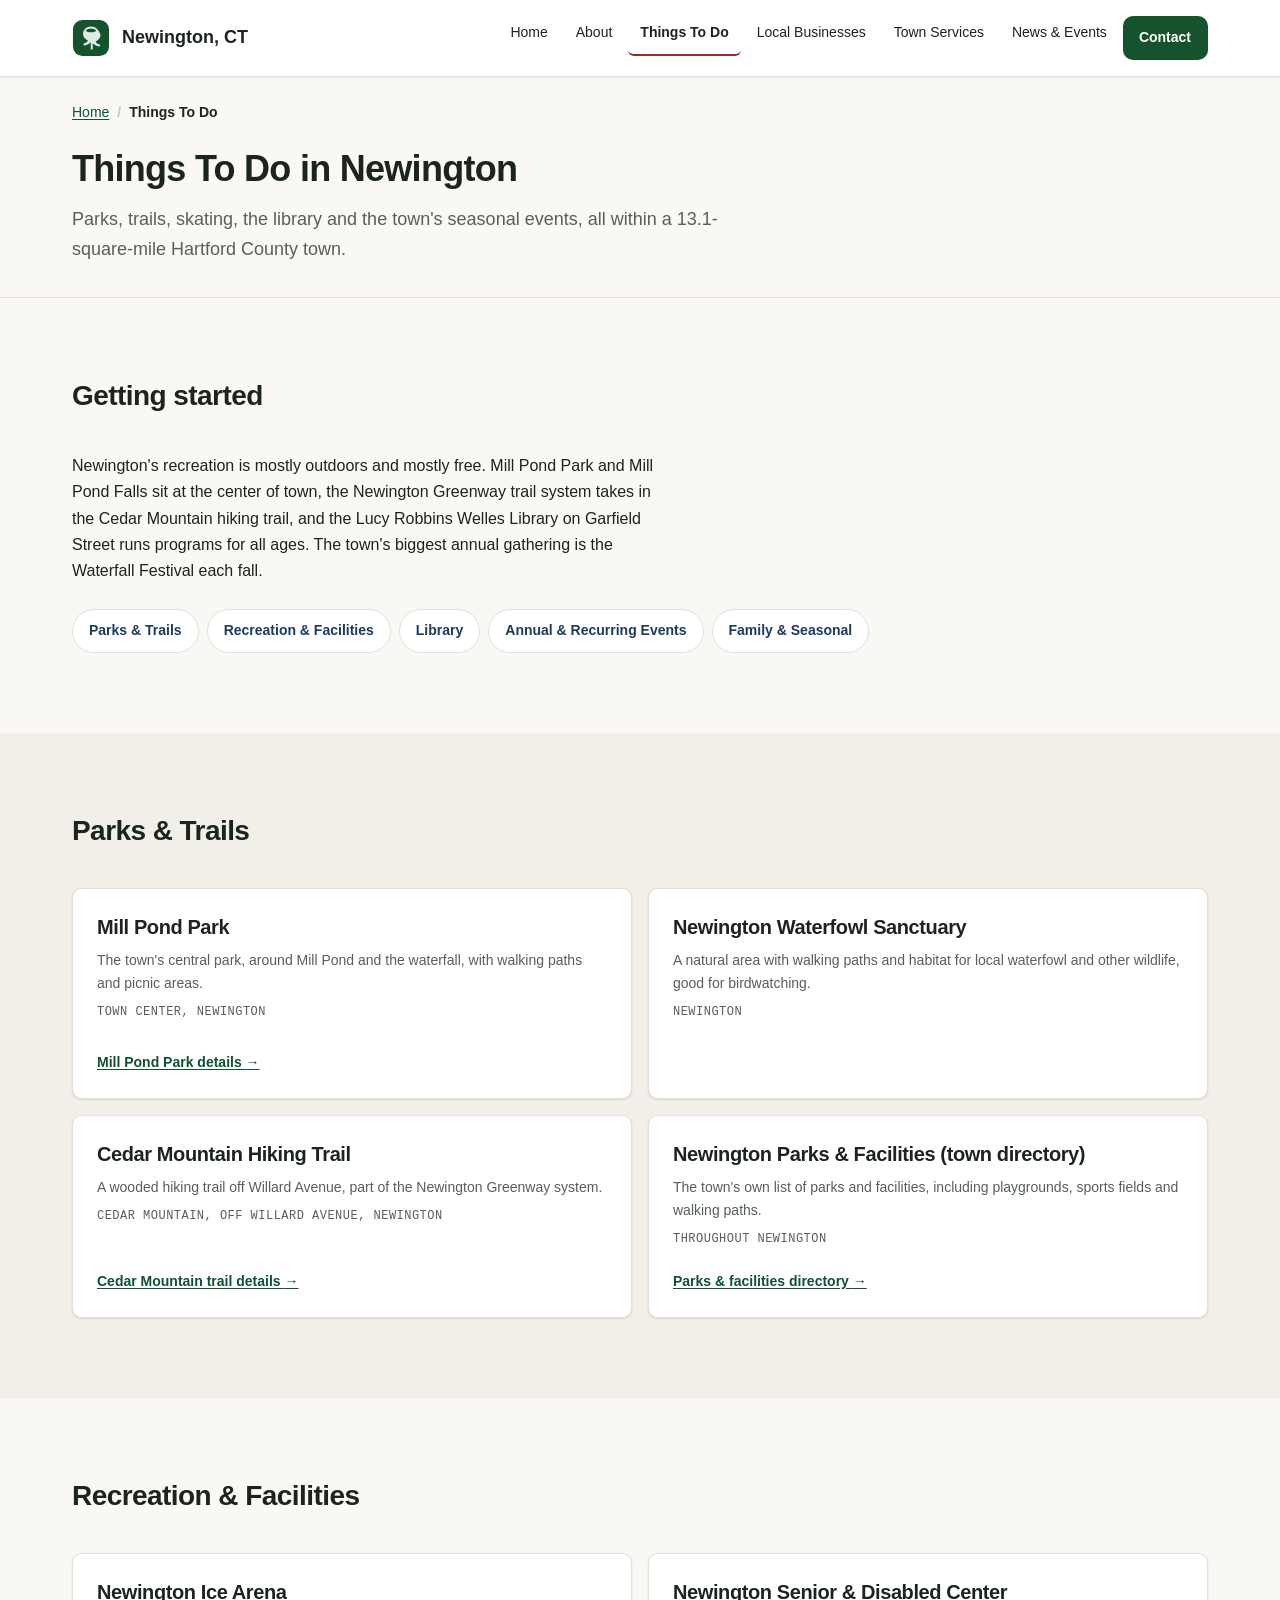
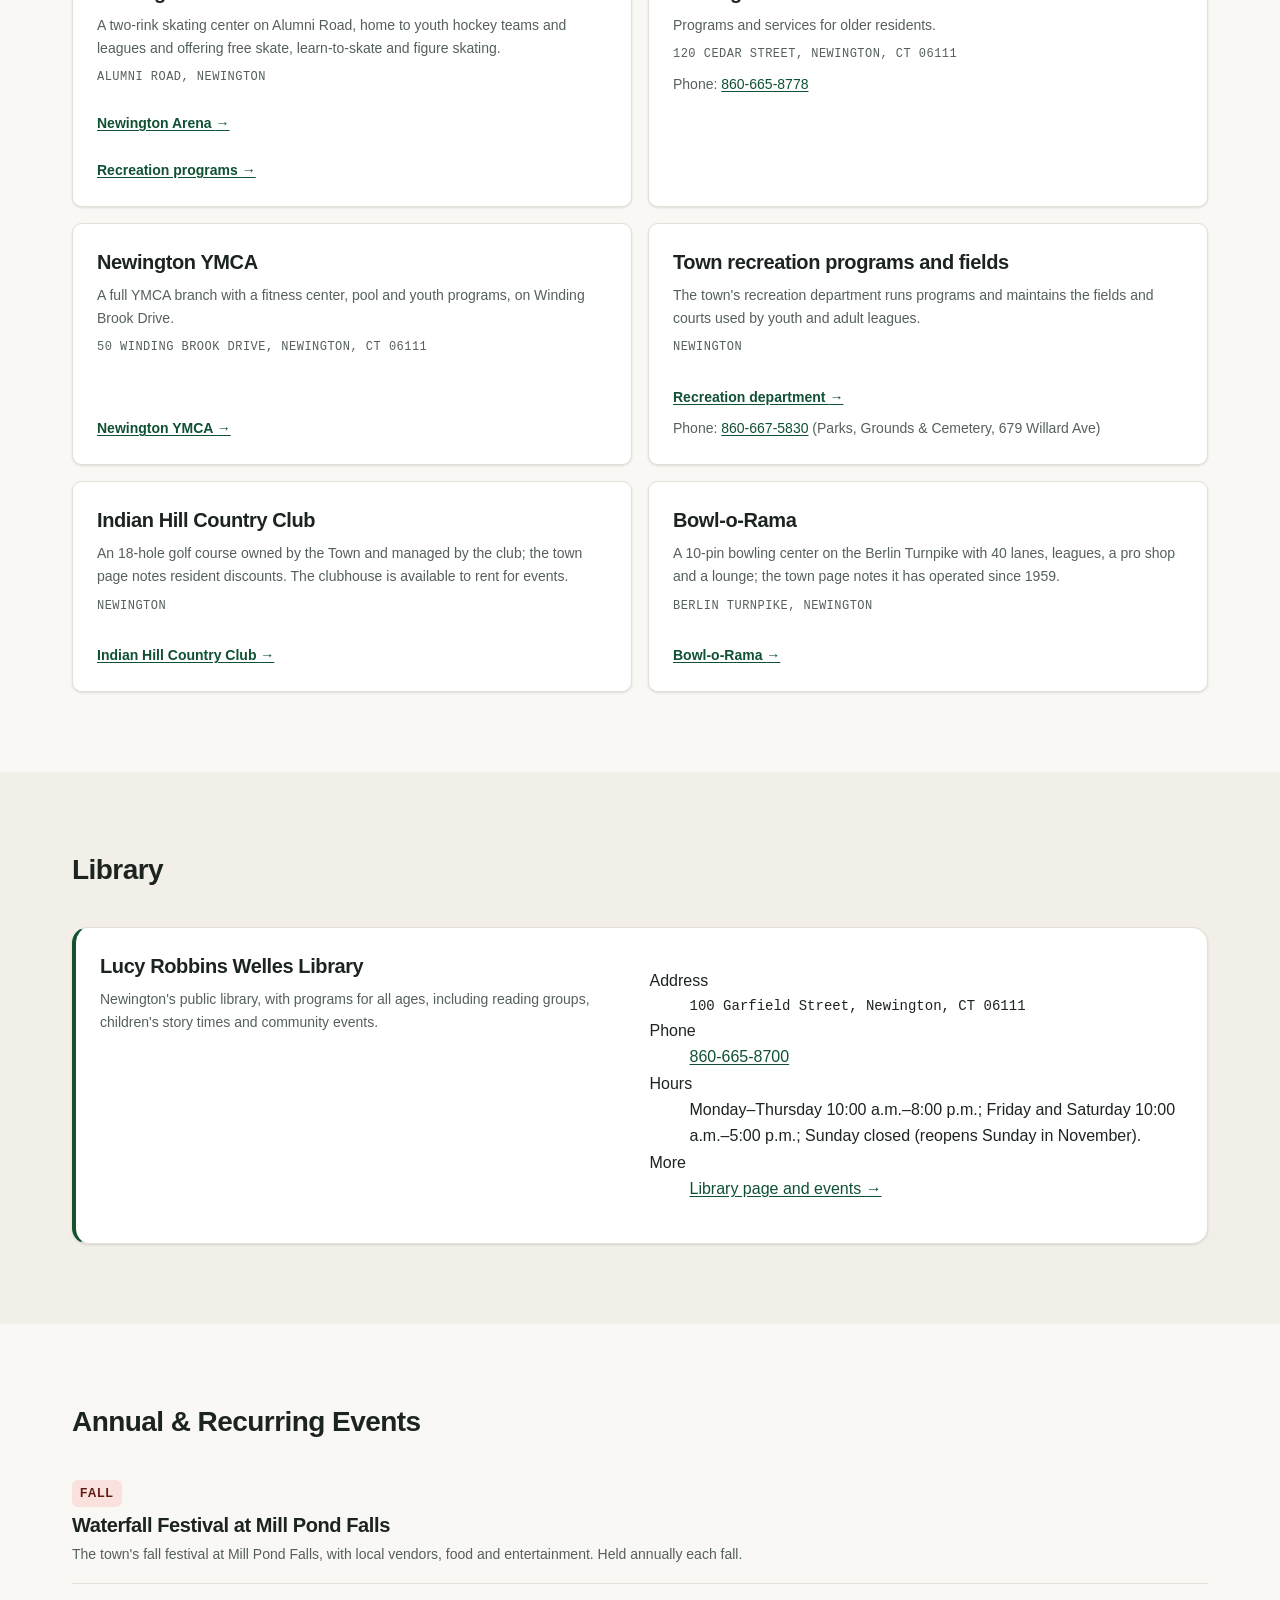
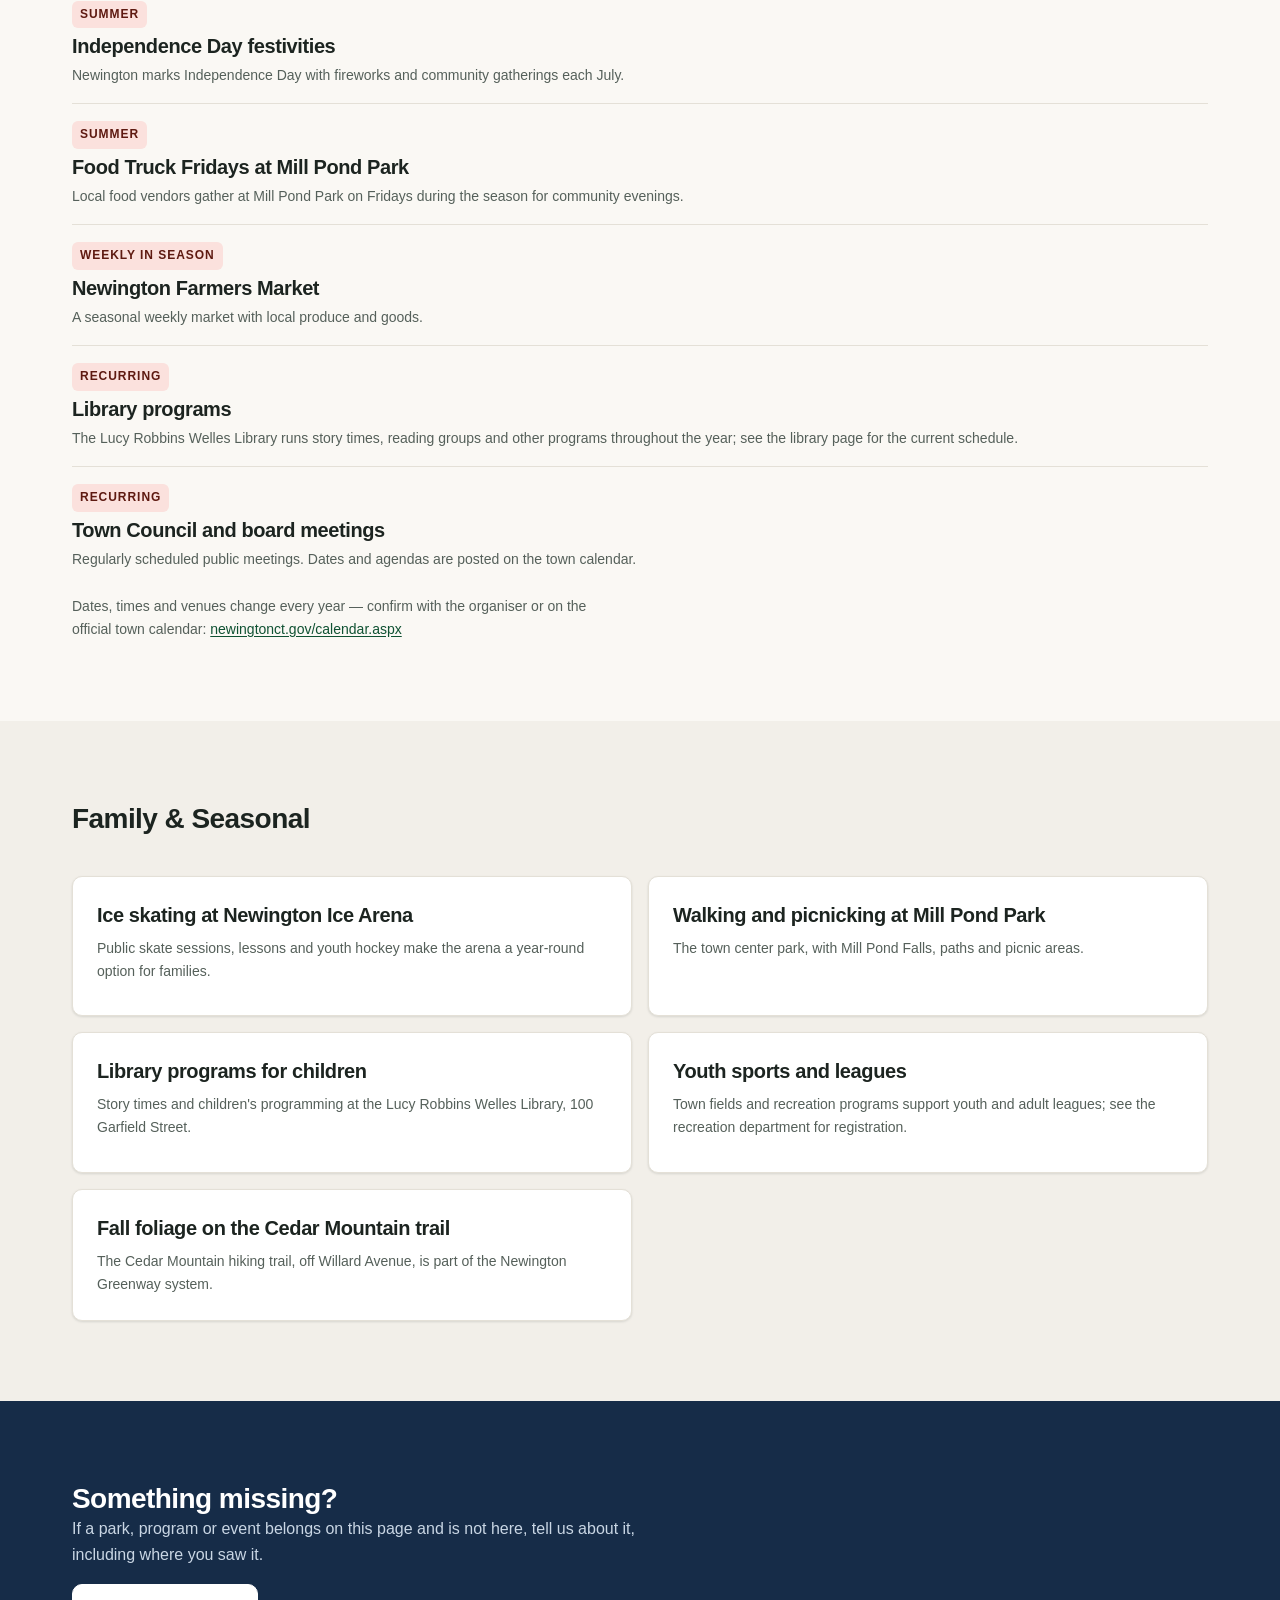
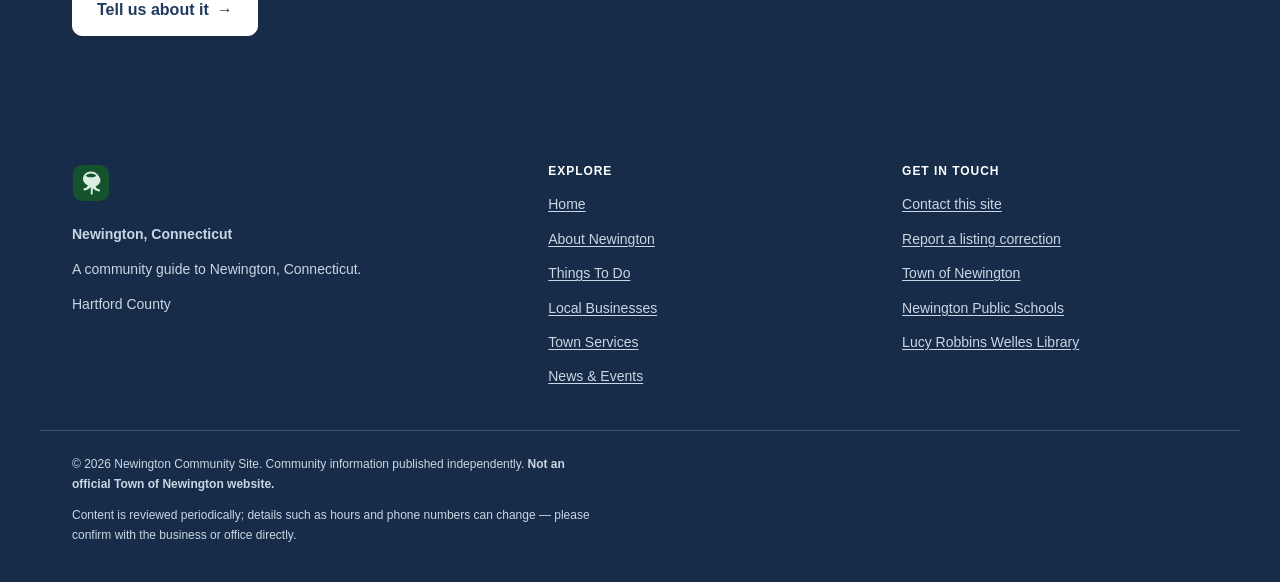
<file: things-to-do.html>
<!DOCTYPE html>
<html lang="en">
<head>
<meta charset="utf-8">
<meta name="viewport" content="width=device-width, initial-scale=1">
<title>Things To Do — Newington, Connecticut Community Site</title>
<meta name="description" content="Things to do in Newington, Connecticut: Mill Pond Park, the Cedar Mountain hiking trail, the Newington Ice Arena, the Lucy Robbins Welles Library and the town's seasonal events.">
<link rel="canonical" href="things-to-do.html">
<meta property="og:type" content="article">
<meta property="og:site_name" content="Newington Community Site">
<meta property="og:title" content="Things To Do — Newington, Connecticut Community Site">
<meta property="og:description" content="Parks, trails, skating, the library and the town's seasonal events, all within a 13.1-square-mile Hartford County town.">
<meta property="og:url" content="things-to-do.html">
<meta property="og:locale" content="en_US">
<link rel="stylesheet" href="styles.css">
</head>
<body>
<a class="skip-link" href="#main">Skip to main content</a>

<header class="site-header">
  <div class="container header-inner">
    <a class="brand" href="index.html">
      <svg class="brand-mark" viewBox="0 0 40 40" role="img" aria-label="Newington community site">
        <rect x="1" y="1" width="38" height="38" rx="10" fill="#14532D"/>
        <path d="M20 8c-4.6 0-8.4 3.4-8.4 7.6 0 3.2 2.1 5.9 5.1 7-.1.6-.4 1.2-.9 1.7-1 .9-2.3 1.4-3.6 1.5v2.1c2.9-.1 5.6-1.3 7.6-3.4V32h2v-6.5c2 2.1 4.7 3.3 7.6 3.4v-2.1c-1.3-.1-2.6-.6-3.6-1.5-.5-.5-.8-1.1-.9-1.7 3-1.1 5.1-3.8 5.1-7C28.4 11.4 24.6 8 20 8zm0 2c2.2 0 4.2.9 5.6 2.3-1.1 1-2.7 1.6-4.4 1.6h-2.4c-1.7 0-3.3-.6-4.4-1.6C15.8 10.9 17.8 10 20 10z" fill="#DCEDE1"/>
      </svg>
      <span>Newington, CT</span>
    </a>
    <button class="nav-toggle" type="button" aria-expanded="false" aria-controls="primary-nav">
      <span class="nav-toggle-icon" aria-hidden="true">&#9776;</span> Menu
    </button>
    <nav id="primary-nav" class="site-nav" aria-label="Primary">
      <ul>
        <li><a href="index.html">Home</a></li>
        <li><a href="about.html">About</a></li>
        <li><a href="things-to-do.html" aria-current="page">Things To Do</a></li>
        <li><a href="businesses.html">Local Businesses</a></li>
        <li><a href="services.html">Town Services</a></li>
        <li><a href="news-events.html">News &amp; Events</a></li>
        <li><a class="nav-cta" href="contact.html">Contact</a></li>
      </ul>
    </nav>
  </div>
</header>

<main id="main">

  <nav class="container breadcrumb" aria-label="Breadcrumb">
    <ol>
      <li><a href="index.html">Home</a></li>
      <li aria-current="page">Things To Do</li>
    </ol>
  </nav>

  <section class="page-hero" aria-labelledby="page-h">
    <div class="container">
      <h1 id="page-h">Things To Do in Newington</h1>
      <p class="standfirst">Parks, trails, skating, the library and the town's seasonal events, all within a 13.1-square-mile Hartford County town.</p>
    </div>
  </section>

  <section class="section" aria-labelledby="start-h">
    <div class="container">
      <div class="section-head">
        <h2 id="start-h">Getting started</h2>
      </div>
      <p class="prose">Newington's recreation is mostly outdoors and mostly free. Mill Pond Park and Mill Pond Falls sit at the center of town, the Newington Greenway trail system takes in the Cedar Mountain hiking trail, and the Lucy Robbins Welles Library on Garfield Street runs programs for all ages. The town's biggest annual gathering is the Waterfall Festival each fall.</p>
      <ul class="chips" style="margin-top:var(--space-5)">
        <li><a class="chip" href="#parks">Parks &amp; Trails</a></li>
        <li><a class="chip" href="#recreation">Recreation &amp; Facilities</a></li>
        <li><a class="chip" href="#library">Library</a></li>
        <li><a class="chip" href="#events">Annual &amp; Recurring Events</a></li>
        <li><a class="chip" href="#family">Family &amp; Seasonal</a></li>
      </ul>
    </div>
  </section>

  <section class="section section--alt" aria-labelledby="parks-h">
    <div class="container" id="parks">
      <div class="section-head">
        <h2 id="parks-h">Parks &amp; Trails</h2>
      </div>
      <ul class="card-grid">
        <li class="info-card">
          <h3>Mill Pond Park</h3>
          <p>The town's central park, around Mill Pond and the waterfall, with walking paths and picnic areas.</p>
          <p class="info-location">Town center, Newington</p>
          <p class="card-link"><a href="https://www.newingtonct.gov/facilities/facility/details/Mill-Pond-Park-15" target="_blank" rel="noopener noreferrer">Mill Pond Park details <span aria-hidden="true">&rarr;</span><span class="ext"> (opens in a new tab)</span></a></p>
        </li>
        <li class="info-card">
          <h3>Newington Waterfowl Sanctuary</h3>
          <p>A natural area with walking paths and habitat for local waterfowl and other wildlife, good for birdwatching.</p>
          <p class="info-location">Newington</p>
        </li>
        <li class="info-card">
          <h3>Cedar Mountain Hiking Trail</h3>
          <p>A wooded hiking trail off Willard Avenue, part of the Newington Greenway system.</p>
          <p class="info-location">Cedar Mountain, off Willard Avenue, Newington</p>
          <p class="card-link"><a href="https://www.newingtonct.gov/1470/Cedar-Mountain-Hiking-Trail" target="_blank" rel="noopener noreferrer">Cedar Mountain trail details <span aria-hidden="true">&rarr;</span><span class="ext"> (opens in a new tab)</span></a></p>
        </li>
        <li class="info-card">
          <h3>Newington Parks &amp; Facilities (town directory)</h3>
          <p>The town's own list of parks and facilities, including playgrounds, sports fields and walking paths.</p>
          <p class="info-location">Throughout Newington</p>
          <p class="card-link"><a href="https://www.newingtonct.gov/1468/Parks-Facilities" target="_blank" rel="noopener noreferrer">Parks &amp; facilities directory <span aria-hidden="true">&rarr;</span><span class="ext"> (opens in a new tab)</span></a></p>
        </li>
      </ul>
    </div>
  </section>

  <section class="section" aria-labelledby="recreation-h">
    <div class="container" id="recreation">
      <div class="section-head">
        <h2 id="recreation-h">Recreation &amp; Facilities</h2>
      </div>
      <ul class="card-grid">
        <li class="info-card">
          <h3>Newington Ice Arena</h3>
          <p>A two-rink skating center on Alumni Road, home to youth hockey teams and leagues and offering free skate, learn-to-skate and figure skating.</p>
          <p class="info-location">Alumni Road, Newington</p>
          <p class="card-link"><a href="http://newingtonarena.com/" target="_blank" rel="noopener noreferrer">Newington Arena <span aria-hidden="true">&rarr;</span><span class="ext"> (opens in a new tab)</span></a></p>
          <p class="card-link"><a href="https://www.newingtonct.gov/2364/Recreation" target="_blank" rel="noopener noreferrer">Recreation programs <span aria-hidden="true">&rarr;</span><span class="ext"> (opens in a new tab)</span></a></p>
        </li>
        <li class="info-card">
          <h3>Newington Senior &amp; Disabled Center</h3>
          <p>Programs and services for older residents.</p>
          <p class="info-location">120 Cedar Street, Newington, CT 06111</p>
          <p class="info-phone">Phone: <a href="tel:+18606658778">860-665-8778</a></p>
        </li>
        <li class="info-card">
          <h3>Newington YMCA</h3>
          <p>A full YMCA branch with a fitness center, pool and youth programs, on Winding Brook Drive.</p>
          <p class="info-location">50 Winding Brook Drive, Newington, CT 06111</p>
          <p class="card-link"><a href="https://www.ghymca.org/newington/" target="_blank" rel="noopener noreferrer">Newington YMCA <span aria-hidden="true">&rarr;</span><span class="ext"> (opens in a new tab)</span></a></p>
        </li>
        <li class="info-card">
          <h3>Town recreation programs and fields</h3>
          <p>The town's recreation department runs programs and maintains the fields and courts used by youth and adult leagues.</p>
          <p class="info-location">Newington</p>
          <p class="card-link"><a href="https://www.newingtonct.gov/2364/Recreation" target="_blank" rel="noopener noreferrer">Recreation department <span aria-hidden="true">&rarr;</span><span class="ext"> (opens in a new tab)</span></a></p>
          <p class="info-phone">Phone: <a href="tel:+18606675830">860-667-5830</a> (Parks, Grounds &amp; Cemetery, 679 Willard Ave)</p>
        </li>
        <li class="info-card">
          <h3>Indian Hill Country Club</h3>
          <p>An 18-hole golf course owned by the Town and managed by the club; the town page notes resident discounts. The clubhouse is available to rent for events.</p>
          <p class="info-location">Newington</p>
          <p class="card-link"><a href="http://www.ihccgolf.com/" target="_blank" rel="noopener noreferrer">Indian Hill Country Club <span aria-hidden="true">&rarr;</span><span class="ext"> (opens in a new tab)</span></a></p>
        </li>
        <li class="info-card">
          <h3>Bowl-o-Rama</h3>
          <p>A 10-pin bowling center on the Berlin Turnpike with 40 lanes, leagues, a pro shop and a lounge; the town page notes it has operated since 1959.</p>
          <p class="info-location">Berlin Turnpike, Newington</p>
          <p class="card-link"><a href="http://www.bowloramact.com/site/" target="_blank" rel="noopener noreferrer">Bowl-o-Rama <span aria-hidden="true">&rarr;</span><span class="ext"> (opens in a new tab)</span></a></p>
        </li>
      </ul>
    </div>
  </section>

  <section class="section section--alt" aria-labelledby="library-h">
    <div class="container" id="library">
      <div class="section-head">
        <h2 id="library-h">Library</h2>
      </div>
      <div class="feature-panel">
        <div>
          <h3>Lucy Robbins Welles Library</h3>
          <p>Newington's public library, with programs for all ages, including reading groups, children's story times and community events.</p>
        </div>
        <dl class="deflist">
          <div><dt>Address</dt><dd class="mono">100 Garfield Street, Newington, CT 06111</dd></div>
          <div><dt>Phone</dt><dd><a href="tel:+18606658700">860-665-8700</a></dd></div>
          <div><dt>Hours</dt><dd>Monday&ndash;Thursday 10:00 a.m.&ndash;8:00 p.m.; Friday and Saturday 10:00 a.m.&ndash;5:00 p.m.; Sunday closed (reopens Sunday in November).</dd></div>
          <div><dt>More</dt><dd><a href="https://www.newingtonct.gov/2428/Library" target="_blank" rel="noopener noreferrer">Library page and events <span aria-hidden="true">&rarr;</span><span class="ext"> (opens in a new tab)</span></a></dd></div>
        </dl>
      </div>
    </div>
  </section>

  <section class="section" aria-labelledby="events-h">
    <div class="container" id="events">
      <div class="section-head">
        <h2 id="events-h">Annual &amp; Recurring Events</h2>
      </div>
      <ul class="season-list">
        <li>
          <span class="season-label">Fall</span>
          <h3>Waterfall Festival at Mill Pond Falls</h3>
          <p>The town's fall festival at Mill Pond Falls, with local vendors, food and entertainment. Held annually each fall.</p>
        </li>
        <li>
          <span class="season-label">Summer</span>
          <h3>Independence Day festivities</h3>
          <p>Newington marks Independence Day with fireworks and community gatherings each July.</p>
        </li>
        <li>
          <span class="season-label">Summer</span>
          <h3>Food Truck Fridays at Mill Pond Park</h3>
          <p>Local food vendors gather at Mill Pond Park on Fridays during the season for community evenings.</p>
        </li>
        <li>
          <span class="season-label">Weekly in season</span>
          <h3>Newington Farmers Market</h3>
          <p>A seasonal weekly market with local produce and goods.</p>
        </li>
        <li>
          <span class="season-label">Recurring</span>
          <h3>Library programs</h3>
          <p>The Lucy Robbins Welles Library runs story times, reading groups and other programs throughout the year; see the library page for the current schedule.</p>
        </li>
        <li>
          <span class="season-label">Recurring</span>
          <h3>Town Council and board meetings</h3>
          <p>Regularly scheduled public meetings. Dates and agendas are posted on the town calendar.</p>
        </li>
      </ul>
      <p class="disclaimer" style="margin-top:var(--space-5)">Dates, times and venues change every year &mdash; confirm with the organiser or on the official town calendar: <a href="https://www.newingtonct.gov/calendar.aspx" target="_blank" rel="noopener noreferrer">newingtonct.gov/calendar.aspx<span class="ext"> (opens in a new tab)</span></a></p>
    </div>
  </section>

  <section class="section section--alt" aria-labelledby="family-h">
    <div class="container" id="family">
      <div class="section-head">
        <h2 id="family-h">Family &amp; Seasonal</h2>
      </div>
      <ul class="card-grid">
        <li class="info-card">
          <h3>Ice skating at Newington Ice Arena</h3>
          <p>Public skate sessions, lessons and youth hockey make the arena a year-round option for families.</p>
        </li>
        <li class="info-card">
          <h3>Walking and picnicking at Mill Pond Park</h3>
          <p>The town center park, with Mill Pond Falls, paths and picnic areas.</p>
        </li>
        <li class="info-card">
          <h3>Library programs for children</h3>
          <p>Story times and children's programming at the Lucy Robbins Welles Library, 100 Garfield Street.</p>
        </li>
        <li class="info-card">
          <h3>Youth sports and leagues</h3>
          <p>Town fields and recreation programs support youth and adult leagues; see the recreation department for registration.</p>
        </li>
        <li class="info-card">
          <h3>Fall foliage on the Cedar Mountain trail</h3>
          <p>The Cedar Mountain hiking trail, off Willard Avenue, is part of the Newington Greenway system.</p>
        </li>
      </ul>
    </div>
  </section>

  <section class="section section--invert" aria-labelledby="cta-h">
    <div class="container">
      <h2 id="cta-h">Something missing?</h2>
      <p class="prose" style="color:var(--color-ink-invert-muted)">If a park, program or event belongs on this page and is not here, tell us about it, including where you saw it.</p>
      <p><a class="btn btn--invert" href="contact.html">Tell us about it <span aria-hidden="true">&rarr;</span></a></p>
    </div>
  </section>

</main>

<footer class="site-footer">
  <div class="container footer-grid">
    <div class="footer-brand">
      <svg class="brand-mark" viewBox="0 0 40 40" role="img" aria-label="Newington community site">
        <rect x="1" y="1" width="38" height="38" rx="10" fill="#14532D"/>
        <path d="M20 8c-4.6 0-8.4 3.4-8.4 7.6 0 3.2 2.1 5.9 5.1 7-.1.6-.4 1.2-.9 1.7-1 .9-2.3 1.4-3.6 1.5v2.1c2.9-.1 5.6-1.3 7.6-3.4V32h2v-6.5c2 2.1 4.7 3.3 7.6 3.4v-2.1c-1.3-.1-2.6-.6-3.6-1.5-.5-.5-.8-1.1-.9-1.7 3-1.1 5.1-3.8 5.1-7C28.4 11.4 24.6 8 20 8zm0 2c2.2 0 4.2.9 5.6 2.3-1.1 1-2.7 1.6-4.4 1.6h-2.4c-1.7 0-3.3-.6-4.4-1.6C15.8 10.9 17.8 10 20 10z" fill="#DCEDE1"/>
      </svg>
      <p class="footer-title">Newington, Connecticut</p>
      <p>A community guide to Newington, Connecticut.</p>
      <p class="footer-meta">Hartford County</p>
    </div>
    <nav aria-label="Footer">
      <h2 class="footer-heading">Explore</h2>
      <ul>
        <li><a href="index.html">Home</a></li>
        <li><a href="about.html">About Newington</a></li>
        <li><a href="things-to-do.html">Things To Do</a></li>
        <li><a href="businesses.html">Local Businesses</a></li>
        <li><a href="services.html">Town Services</a></li>
        <li><a href="news-events.html">News &amp; Events</a></li>
      </ul>
    </nav>
    <div class="footer-contact">
      <h2 class="footer-heading">Get in touch</h2>
      <ul>
        <li><a href="contact.html">Contact this site</a></li>
        <li><a href="contact.html#correction">Report a listing correction</a></li>
        <li><a href="https://www.newingtonct.gov/" target="_blank" rel="noopener noreferrer">Town of Newington<span class="ext"> (opens in a new tab)</span></a></li>
        <li><a href="https://www.newingtonct.gov/1698/Schools" target="_blank" rel="noopener noreferrer">Newington Public Schools<span class="ext"> (opens in a new tab)</span></a></li>
        <li><a href="https://www.newingtonct.gov/2428/Library" target="_blank" rel="noopener noreferrer">Lucy Robbins Welles Library<span class="ext"> (opens in a new tab)</span></a></li>
      </ul>
    </div>
  </div>
  <div class="container footer-bar">
    <p>&copy; <span id="year">2026</span> Newington Community Site. Community information published independently. <strong>Not an official Town of Newington website.</strong></p>
    <p class="footer-note">Content is reviewed periodically; details such as hours and phone numbers can change &mdash; please confirm with the business or office directly.</p>
  </div>
</footer>

<script src="script.js"></script>
</body>
</html>
</file>
<file: styles.css>
/* ==========================================================================
   NEWINGTON COMMUNITY SITE — STYLESHEET
   site/styles.css  ·  built from design/tokens.css (v1.0)
   --------------------------------------------------------------------------
   Contents:
     1.  Design tokens (carried over from design/tokens.css)
     2.  Reset & base
     3.  Layout primitives (container, section, skip link, utilities)
     4.  Header & navigation (incl. mobile toggle)
     5.  Buttons, chips
     6.  Hero & page hero (breadcrumb, standfirst)
     7.  Cards & grids
     8.  Facts / definition lists
     9.  News, events, timeline, lists
    10.  Business directory (filter bar, cards, empty state)
    11.  Panels: notice, callout, tables
    12.  FAQ (details/summary)
    13.  Footer
    14.  Responsive refinements — 480 / 640 / 768 / 1024 / 1280
    15.  Reduced motion
   All colour, type and spacing values come from the tokens below; no
   hard-coded hex appears outside this token block except inside inline SVG
   artwork in the HTML, which reproduces the brand ramps exactly.
   ========================================================================== */

/* ==========================================================================
   1. DESIGN TOKENS
   ========================================================================== */

:root {
  /* Primary: Newington Green */
  --green-50:  #F0F7F1;
  --green-100: #DCEDE1;
  --green-200: #B8DBC3;
  --green-300: #86C098;
  --green-400: #4E9B69;
  --green-500: #2F7A4A;
  --green-600: #1F6140;
  --green-700: #14532D;
  --green-800: #0F3F23;
  --green-900: #0A2C19;

  /* Secondary: Charter Oak Blue */
  --blue-50:  #F1F5FA;
  --blue-100: #DEE8F3;
  --blue-200: #B9CDE4;
  --blue-300: #8AAACD;
  --blue-400: #5A83AC;
  --blue-500: #3A628C;
  --blue-600: #27496D;
  --blue-700: #1E3A5F;
  --blue-800: #162C48;
  --blue-900: #0F1F33;

  /* Accent: Barn Red */
  --red-50:  #FDF3F1;
  --red-100: #FBE1DD;
  --red-200: #F5C2BB;
  --red-300: #E7978C;
  --red-400: #D26657;
  --red-500: #B8432F;
  --red-600: #9B2C1C;
  --red-700: #7E2317;
  --red-800: #5E1A11;
  --red-900: #40110B;

  /* Neutral: warm greys / Paper */
  --neutral-0:   #FFFFFF;
  --neutral-50:  #FAF8F4;
  --neutral-100: #F2EFE9;
  --neutral-200: #E4E0D7;
  --neutral-300: #CBC6BA;
  --neutral-400: #A8A296;
  --neutral-500: #7E7970;
  --neutral-600: #55605A;
  --neutral-700: #3A423D;
  --neutral-800: #262E2A;
  --neutral-900: #1C2420;

  /* Semantic */
  --color-success:        #166534;
  --color-success-bg:     #E7F5EC;
  --color-success-border: #86C098;
  --color-warning:        #8A5000;
  --color-warning-bg:     #FDF3E0;
  --color-warning-border: #E7C173;
  --color-info:           #1E3A5F;
  --color-info-bg:        #EEF4FA;
  --color-info-border:    #B9CDE4;
  --color-error:          #9B2C1C;
  --color-error-bg:       #FBE1DD;
  --color-error-border:   #E7978C;

  /* Semantic role tokens */
  --color-bg:              var(--neutral-50);
  --color-surface:         var(--neutral-0);
  --color-surface-alt:     var(--neutral-100);
  --color-surface-sunken:  var(--neutral-200);
  --color-surface-invert:  var(--blue-800);

  --color-ink:             var(--neutral-900);
  --color-ink-muted:       var(--neutral-600);
  --color-ink-subtle:      var(--neutral-500);
  --color-ink-invert:      #FFFFFF;
  --color-ink-invert-muted:#C9D6E4;

  --color-primary:         var(--green-700);
  --color-primary-hover:   var(--green-800);
  --color-primary-soft:    var(--green-100);
  --color-on-primary:      #FFFFFF;

  --color-secondary:       var(--blue-700);
  --color-secondary-hover: var(--blue-800);
  --color-secondary-soft:  var(--blue-100);
  --color-on-secondary:    #FFFFFF;

  --color-accent:          var(--red-600);
  --color-accent-hover:    var(--red-700);
  --color-accent-soft:     var(--red-100);
  --color-on-accent:       #FFFFFF;

  --color-on-primary-soft:   var(--green-800);
  --color-on-secondary-soft: var(--blue-800);
  --color-on-accent-soft:    var(--red-800);

  --color-border:          var(--neutral-200);
  --color-border-strong:   var(--neutral-300);
  --color-border-invert:   #3A5578;

  --color-link:            #0F5132;
  --color-link-hover:      var(--green-800);
  --color-link-visited:    #5E1A11;
  --color-focus:           #0B63CE;
  --color-focus-on-dark:   #8CC6FF;
  --color-selection-bg:    var(--green-100);
  --color-selection-ink:   var(--green-900);

  /* Typography */
  --font-display: "Segoe UI", "Avenir Next", "Helvetica Neue", Helvetica, Arial, system-ui, sans-serif;
  --font-body: -apple-system, BlinkMacSystemFont, "Segoe UI", Roboto, "Helvetica Neue", Arial, system-ui, sans-serif;
  --font-serif: Georgia, "Iowan Old Style", "Palatino Linotype", "Times New Roman", Times, serif;
  --font-mono: ui-monospace, SFMono-Regular, "SF Mono", Menlo, Consolas, "Liberation Mono", monospace;

  --fw-regular: 400;
  --fw-medium:  500;
  --fw-semibold:600;
  --fw-bold:    700;

  --fs-xs:   0.75rem;
  --fs-sm:   0.875rem;
  --fs-base: 1rem;
  --fs-md:   1.125rem;
  --fs-lg:   1.25rem;
  --fs-xl:   1.5rem;
  --fs-2xl:  1.75rem;
  --fs-3xl:  clamp(1.75rem, 1.4rem + 1.6vw, 2.25rem);
  --fs-4xl:  clamp(2rem, 1.4rem + 2.6vw, 3rem);
  --fs-5xl:  clamp(2.25rem, 1.4rem + 3.6vw, 3.75rem);

  --lh-tight:  1.15;
  --lh-heading:1.25;
  --lh-snug:   1.4;
  --lh-body:   1.65;

  --ls-tight:  -0.02em;
  --ls-normal: 0;
  --ls-wide:   0.04em;
  --ls-caps:   0.08em;

  --measure:        68ch;
  --measure-wide:   78ch;
  --measure-narrow: 46ch;

  /* Spacing */
  --space-0:  0;
  --space-1:  0.25rem;
  --space-2:  0.5rem;
  --space-3:  0.75rem;
  --space-4:  1rem;
  --space-5:  1.5rem;
  --space-6:  2rem;
  --space-7:  2.5rem;
  --space-8:  3rem;
  --space-9:  4rem;
  --space-10: 5rem;
  --space-11: 6.5rem;

  --section-y:    var(--space-8);
  --section-y-lg: var(--space-10);
  --gutter:       var(--space-4);
  --gutter-lg:    var(--space-6);

  /* Radii, shadows, borders */
  --radius-xs:   3px;
  --radius-sm:   6px;
  --radius-md:   10px;
  --radius-lg:   16px;
  --radius-xl:   24px;
  --radius-pill: 999px;

  --shadow-xs: 0 1px 2px rgba(28, 36, 32, 0.06);
  --shadow-sm: 0 1px 3px rgba(28, 36, 32, 0.08), 0 1px 2px rgba(28, 36, 32, 0.05);
  --shadow-md: 0 4px 12px rgba(28, 36, 32, 0.09), 0 2px 4px rgba(28, 36, 32, 0.05);
  --shadow-lg: 0 12px 28px rgba(28, 36, 32, 0.12), 0 4px 8px rgba(28, 36, 32, 0.06);
  --shadow-focus: 0 0 0 3px rgba(11, 99, 206, 0.35);

  --border-width: 1px;
  --border: var(--border-width) solid var(--color-border);

  /* Layout */
  --container-sm: 640px;
  --container-md: 768px;
  --container-lg: 1024px;
  --container-xl: 1200px;
  --container-prose: 72ch;

  --bp-sm: 480px;
  --bp-md: 640px;
  --bp-lg: 768px;
  --bp-xl: 1024px;
  --bp-2xl: 1280px;

  --header-h: 60px;
  --header-h-lg: 76px;
  --tap-min: 44px;

  /* Component */
  --btn-h-sm:    36px;
  --btn-h-md:    44px;
  --btn-h-lg:    52px;
  --btn-px:      var(--space-5);
  --btn-radius:  var(--radius-md);
  --btn-fw:      var(--fw-semibold);

  --card-pad:    var(--space-5);
  --card-radius: var(--radius-md);
  --card-shadow: var(--shadow-sm);
  --card-shadow-hover: var(--shadow-md);
  --card-border: var(--border);

  --nav-gap:      var(--space-1);
  --nav-link-px:  var(--space-3);
  --nav-link-py:  var(--space-2);

  --input-h:           44px;
  --input-radius:      var(--radius-md);
  --input-border:      var(--color-border-strong);
  --input-bg:          var(--neutral-0);
  --input-placeholder: var(--neutral-500);

  --ease-out: cubic-bezier(0.22, 0.61, 0.36, 1);
  --dur-fast: 120ms;
  --dur-base: 200ms;
  --dur-slow: 320ms;
}

@media (min-width: 1024px) {
  :root {
    --section-y:    var(--space-10);
    --section-y-lg: var(--space-11);
    --gutter:       var(--gutter-lg);
  }
}

/* ==========================================================================
   2. RESET & BASE
   ========================================================================== */

*, *::before, *::after { box-sizing: border-box; }

html {
  -webkit-text-size-adjust: 100%;
  scroll-behavior: smooth;
}

body {
  margin: 0;
  font-family: var(--font-body);
  font-size: var(--fs-base);
  line-height: var(--lh-body);
  color: var(--color-ink);
  background: var(--color-bg);
}

img { max-width: 100%; height: auto; display: block; }

h1, h2, h3, h4 {
  margin: 0;
  font-family: var(--font-display);
  letter-spacing: var(--ls-tight);
  color: var(--color-ink);
}
h1 { font-size: var(--fs-3xl); line-height: var(--lh-tight); font-weight: var(--fw-bold); }
h2 { font-size: var(--fs-2xl); line-height: var(--lh-heading); font-weight: var(--fw-bold); }
h3 { font-size: var(--fs-lg); line-height: var(--lh-snug); font-weight: var(--fw-semibold); }
h4 { font-size: var(--fs-md); line-height: var(--lh-snug); font-weight: var(--fw-semibold); }

p { margin: 0 0 var(--space-4); }
p:last-child { margin-bottom: 0; }

a { color: var(--color-link); text-underline-offset: 2px; }
a:hover { color: var(--color-link-hover); }

ul, ol { margin: 0 0 var(--space-4); padding-left: var(--space-5); }
li { margin-bottom: var(--space-2); }
li:last-child { margin-bottom: 0; }

hr { border: 0; border-top: var(--border); margin: var(--space-6) 0; }

/* Visible focus ring — never removed, only recoloured on dark bands. */
:focus-visible {
  outline: 3px solid var(--color-focus);
  outline-offset: 2px;
  border-radius: var(--radius-xs);
}
.section--invert :focus-visible,
.site-footer :focus-visible,
.invert :focus-visible {
  outline-color: var(--color-focus-on-dark);
}

::selection { background: var(--color-selection-bg); color: var(--color-selection-ink); }

/* ==========================================================================
   3. LAYOUT PRIMITIVES & UTILITIES
   ========================================================================== */

.container {
  width: 100%;
  max-width: var(--container-xl);
  margin-inline: auto;
  padding-inline: var(--gutter);
}
.container--narrow { max-width: var(--container-lg); }

.skip-link {
  position: absolute;
  left: -9999px;
  top: 0;
  z-index: 100;
  padding: var(--space-3) var(--space-4);
  background: var(--color-surface);
  color: var(--color-ink);
  border-radius: var(--radius-sm);
  box-shadow: var(--shadow-md);
  font-weight: var(--fw-semibold);
}
.skip-link:focus { left: var(--space-4); top: var(--space-2); }

.section { padding-block: var(--section-y); }
.section--alt { background: var(--color-surface-alt); }
.section--invert { background: var(--color-surface-invert); color: var(--color-ink-invert); }
.section--invert h2,
.section--invert h3 { color: var(--color-ink-invert); }
.section--tight { padding-block: var(--space-6); }

.section-head { margin-bottom: var(--space-6); }
.section-head > :last-child { margin-bottom: 0; }

.eyebrow {
  margin: 0 0 var(--space-3);
  font-family: var(--font-display);
  font-size: var(--fs-xs);
  font-weight: var(--fw-bold);
  letter-spacing: var(--ls-caps);
  text-transform: uppercase;
  color: var(--color-accent);
}

.lede {
  font-size: var(--fs-md);
  color: var(--color-ink-muted);
  max-width: var(--measure-narrow);
}

.prose { max-width: var(--measure); }
.prose--serif { font-family: var(--font-serif); font-size: var(--fs-md); }

.more-link { display: inline-block; margin-top: var(--space-4); font-weight: var(--fw-semibold); }

.muted { color: var(--color-ink-muted); }
.mono { font-family: var(--font-mono); font-size: var(--fs-sm); }

/* Visually hidden but available to assistive technology */
.visually-hidden {
  position: absolute !important;
  width: 1px; height: 1px;
  padding: 0; margin: -1px;
  overflow: hidden;
  clip: rect(0 0 0 0);
  white-space: nowrap;
  border: 0;
}

/* "(opens in a new tab)" cue — present in the DOM and announced; hidden
   visually at rest, revealed on hover/focus so it is not colour-only. */
.ext {
  position: absolute;
  width: 1px; height: 1px;
  overflow: hidden;
  clip: rect(0 0 0 0);
  white-space: nowrap;
}
a:hover .ext,
a:focus-visible .ext {
  position: static;
  width: auto; height: auto;
  clip: auto;
  overflow: visible;
  margin-left: var(--space-1);
  font-size: var(--fs-xs);
  color: var(--color-ink-muted);
}
.section--invert a:hover .ext,
.section--invert a:focus-visible .ext,
.site-footer a:hover .ext,
.site-footer a:focus-visible .ext { color: var(--color-ink-invert-muted); }

@media (forced-colors: active) {
  .btn, .chip, .filter-pill { border: 1px solid ButtonBorder; }
}

/* ==========================================================================
   4. HEADER & NAVIGATION
   ========================================================================== */

.site-header {
  position: relative;
  z-index: 20;
  background: var(--color-surface);
  border-bottom: var(--border);
}
.header-inner {
  display: flex;
  flex-wrap: wrap;
  align-items: center;
  justify-content: space-between;
  gap: var(--space-4);
  min-height: var(--header-h);
}

.brand {
  display: inline-flex;
  align-items: center;
  gap: var(--space-3);
  min-height: var(--tap-min);
  text-decoration: none;
  color: var(--color-ink);
  font-family: var(--font-display);
  font-weight: var(--fw-bold);
  font-size: var(--fs-md);
}
.brand:hover { color: var(--color-primary); }
.brand-mark { width: 38px; height: 38px; flex: 0 0 auto; }

.nav-toggle {
  display: inline-flex;
  align-items: center;
  gap: var(--space-2);
  min-height: var(--tap-min);
  padding: 0 var(--space-3);
  background: var(--color-surface);
  color: var(--color-ink);
  border: var(--border);
  border-radius: var(--radius-md);
  font: inherit;
  font-weight: var(--fw-semibold);
  cursor: pointer;
}
.nav-toggle:hover { background: var(--color-surface-alt); }
.nav-toggle-icon { font-size: var(--fs-md); line-height: 1; }

/* Mobile-first: the nav panel is collapsed below 768px and drops under the
   header, full width. `.is-open` is the enhancement; the markup is complete
   either way so the links are never lost to a JS failure. */
.site-nav {
  flex-basis: 100%;
  display: none;
  padding-bottom: var(--space-3);
}
.site-nav.is-open { display: block; }

.site-nav ul {
  list-style: none;
  margin: 0;
  padding: 0;
  display: flex;
  flex-direction: column;
  gap: 0;
}

.site-nav a {
  display: flex;
  align-items: center;
  min-height: var(--tap-min);
  padding: var(--space-3) var(--nav-link-px);
  border-bottom: 1px solid var(--color-border);
  border-left: 3px solid transparent;
  border-radius: 0;
  text-decoration: none;
  color: var(--color-ink);
  font-weight: var(--fw-medium);
  font-size: var(--fs-base);
}
.site-nav a:hover { background: var(--color-primary-soft); color: var(--color-on-primary-soft); }
.site-nav a[aria-current="page"],
.site-nav a.is-active {
  border-left-color: var(--color-accent);
  font-weight: var(--fw-semibold);
  color: var(--color-ink);
}
.site-nav .nav-cta {
  justify-content: center;
  margin-block: var(--space-3);
  padding-inline: var(--space-4);
  border: 1px solid transparent;
  border-left: 3px solid transparent;
  border-radius: var(--radius-md);
  background: var(--color-primary);
  color: var(--color-on-primary);
  font-weight: var(--fw-semibold);
}
.site-nav .nav-cta:hover { background: var(--color-primary-hover); color: var(--color-on-primary); }

/* ==========================================================================
   5. BUTTONS & CHIPS
   ========================================================================== */

.btn {
  display: inline-flex;
  align-items: center;
  justify-content: center;
  gap: var(--space-2);
  min-height: var(--btn-h-lg);
  padding: 0 var(--btn-px);
  border: 1px solid transparent;
  border-radius: var(--btn-radius);
  font-family: var(--font-display);
  font-size: var(--fs-base);
  font-weight: var(--btn-fw);
  text-decoration: none;
  cursor: pointer;
  transition: background-color var(--dur-fast) var(--ease-out),
              color var(--dur-fast) var(--ease-out),
              border-color var(--dur-fast) var(--ease-out);
}
.btn--primary { background: var(--color-primary); color: var(--color-on-primary); }
.btn--primary:hover { background: var(--color-primary-hover); color: var(--color-on-primary); }
.btn--secondary {
  background: var(--color-surface);
  color: var(--color-secondary);
  border-color: var(--color-secondary);
}
.btn--secondary:hover { background: var(--color-secondary-soft); color: var(--color-on-secondary-soft); }
.btn--invert { background: var(--color-surface); color: var(--color-secondary); border-color: var(--color-surface); }
.btn--invert:hover { background: var(--color-secondary-soft); color: var(--color-on-secondary-soft); }
.btn--sm { min-height: var(--btn-h-sm); padding: 0 var(--space-4); font-size: var(--fs-sm); }

.hero-actions,
.button-row {
  display: flex;
  flex-wrap: wrap;
  align-items: center;
  gap: var(--space-3);
}

.chips {
  list-style: none;
  margin: 0;
  padding: 0;
  display: flex;
  flex-wrap: wrap;
  gap: var(--space-2);
}
.chips li { margin: 0; }
.chip {
  display: inline-flex;
  align-items: center;
  min-height: var(--tap-min);
  padding: 0 var(--space-4);
  background: var(--color-surface);
  border: var(--border);
  border-radius: var(--radius-pill);
  color: var(--color-secondary);
  text-decoration: none;
  font-weight: var(--fw-semibold);
  font-size: var(--fs-sm);
  transition: background-color var(--dur-fast) var(--ease-out);
}
.chip:hover { background: var(--color-secondary-soft); color: var(--color-on-secondary-soft); }

/* ==========================================================================
   6. HERO & PAGE HERO
   ========================================================================== */

.hero {
  padding-block: var(--space-8) var(--space-7);
  background: linear-gradient(180deg, var(--color-primary-soft) 0%, var(--color-bg) 100%);
  border-bottom: var(--border);
}
.hero-grid { display: grid; grid-template-columns: 1fr; gap: var(--space-6); }
.hero h1 { font-size: var(--fs-5xl); margin-bottom: var(--space-5); }
.hero .lede { max-width: var(--measure); margin-bottom: var(--space-6); }

.breadcrumb {
  padding-top: var(--space-5);
  font-size: var(--fs-sm);
  color: var(--color-ink-muted);
}
.breadcrumb ol { list-style: none; display: flex; flex-wrap: wrap; gap: var(--space-2); margin: 0; padding: 0; }
.breadcrumb li { margin: 0; }
.breadcrumb li + li::before { content: "/"; margin-right: var(--space-2); color: var(--color-border-strong); }
.breadcrumb [aria-current="page"] { color: var(--color-ink); font-weight: var(--fw-semibold); }

.page-hero {
  padding-block: var(--space-5) var(--space-6);
  border-bottom: var(--border);
}
.standfirst {
  margin-top: var(--space-4);
  font-size: var(--fs-md);
  color: var(--color-ink-muted);
  max-width: var(--measure);
}

/* ==========================================================================
   7. CARDS & GRIDS
   ========================================================================== */

.cards {
  list-style: none;
  margin: 0;
  padding: 0;
  display: grid;
  grid-template-columns: 1fr;
  gap: var(--space-5);
}
.card {
  background: var(--color-surface);
  border: var(--card-border);
  border-radius: var(--card-radius);
  box-shadow: var(--card-shadow);
  transition: box-shadow var(--dur-base) var(--ease-out),
              transform var(--dur-base) var(--ease-out);
}
.card:hover,
.card:focus-within { box-shadow: var(--card-shadow-hover); transform: translateY(-2px); }
.card > a {
  display: block;
  height: 100%;
  padding: var(--card-pad);
  text-decoration: none;
  color: inherit;
}
.card h3 { margin-bottom: var(--space-2); }
.card p { margin: 0; font-size: var(--fs-sm); color: var(--color-ink-muted); }
.card-icon { width: 44px; height: 44px; margin-bottom: var(--space-4); }

/* Generic info card: parks, recreation, family & seasonal */
.card-grid {
  list-style: none;
  margin: 0;
  padding: 0;
  display: grid;
  grid-template-columns: 1fr;
  gap: var(--space-4);
}
.info-card {
  display: flex;
  flex-direction: column;
  gap: var(--space-2);
  height: 100%;
  padding: var(--card-pad);
  background: var(--color-surface);
  border: var(--card-border);
  border-radius: var(--card-radius);
  box-shadow: var(--card-shadow);
}
.info-card h3 { margin: 0; }
.info-card p { margin: 0; font-size: var(--fs-sm); color: var(--color-ink-muted); }
.info-card .info-location {
  font-family: var(--font-mono);
  font-size: var(--fs-xs);
  letter-spacing: var(--ls-wide);
  text-transform: uppercase;
  color: var(--color-ink-muted);
}
.info-card .info-phone { font-size: var(--fs-sm); color: var(--color-ink-muted); }
.info-card .card-link {
  margin-top: auto;
  padding-top: var(--space-3);
  font-weight: var(--fw-semibold);
  font-size: var(--fs-sm);
}

/* Single wide feature panel (library) */
.feature-panel {
  display: grid;
  grid-template-columns: 1fr;
  gap: var(--space-4);
  padding: var(--space-5);
  background: var(--color-surface);
  border: var(--border);
  border-left: 4px solid var(--color-primary);
  border-radius: var(--radius-lg);
  box-shadow: var(--shadow-sm);
}
.feature-panel h3 { margin-bottom: var(--space-2); }
.feature-panel p { margin: 0; font-size: var(--fs-sm); color: var(--color-ink-muted); }

/* ==========================================================================
   8. FACTS / DEFINITION LISTS
   ========================================================================== */

.facts {
  display: grid;
  grid-template-columns: 1fr;
  gap: var(--space-3);
  margin: 0;
}
.facts > div {
  padding: var(--space-4);
  background: var(--color-surface);
  border: var(--border);
  border-radius: var(--radius-md);
  box-shadow: var(--shadow-xs);
}
.facts dt {
  margin-bottom: var(--space-1);
  font-size: var(--fs-xs);
  font-weight: var(--fw-bold);
  letter-spacing: var(--ls-caps);
  text-transform: uppercase;
  color: var(--color-ink-muted);
}
.facts dd {
  margin: 0;
  font-family: var(--font-display);
  font-size: var(--fs-lg);
  font-weight: var(--fw-bold);
  line-height: var(--lh-snug);
}
.facts--long dd { font-size: var(--fs-base); font-weight: var(--fw-semibold); }

/* ==========================================================================
   9. NEWS, EVENTS, TIMELINE, LISTS
   ========================================================================== */

.news-list,
.event-list,
.season-list {
  list-style: none;
  margin: 0;
  padding: 0;
  display: grid;
  gap: var(--space-4);
}

.news-item {
  padding: var(--space-4);
  background: var(--color-surface);
  border: var(--border);
  border-left: 4px solid var(--color-accent);
  border-radius: var(--radius-sm);
}
.news-list > li { margin: 0; }
.news-item time {
  display: block;
  margin-bottom: var(--space-1);
  font-family: var(--font-mono);
  font-size: var(--fs-xs);
  letter-spacing: var(--ls-wide);
  text-transform: uppercase;
  color: var(--color-ink-muted);
}
.news-item h3 { font-size: var(--fs-md); margin-bottom: var(--space-2); }
.news-item p { margin: 0; font-size: var(--fs-sm); color: var(--color-ink-muted); }

.event-item {
  display: grid;
  gap: var(--space-2);
  padding: var(--space-5);
  background: var(--color-surface);
  border: var(--border);
  border-radius: var(--radius-md);
  box-shadow: var(--shadow-xs);
}
.event-list > li { margin: 0; }
.event-item time,
.event-label {
  font-family: var(--font-mono);
  font-size: var(--fs-xs);
  letter-spacing: var(--ls-wide);
  text-transform: uppercase;
  color: var(--color-ink-muted);
}
.event-item h3 { margin: 0; }
.event-item p { margin: 0; font-size: var(--fs-sm); color: var(--color-ink-muted); }
.event-item .event-location { font-family: var(--font-mono); font-size: var(--fs-xs); letter-spacing: var(--ls-wide); }

.season-list > li {
  margin: 0;
  padding: 0 0 var(--space-4);
  border-bottom: var(--border);
}
.season-list > li:last-child { padding-bottom: 0; border-bottom: 0; }
.season-label {
  display: inline-block;
  margin-bottom: var(--space-1);
  padding: var(--space-1) var(--space-2);
  background: var(--color-accent-soft);
  color: var(--color-on-accent-soft);
  border-radius: var(--radius-sm);
  font-family: var(--font-display);
  font-size: var(--fs-xs);
  font-weight: var(--fw-bold);
  letter-spacing: var(--ls-caps);
  text-transform: uppercase;
}
.season-list h3 { margin-bottom: var(--space-1); }
.season-list p { margin: 0; font-size: var(--fs-sm); color: var(--color-ink-muted); }

/* Timeline (About — History) */
.timeline {
  list-style: none;
  margin: 0;
  padding: 0;
  display: grid;
  gap: var(--space-4);
}
.timeline > li {
  position: relative;
  margin: 0;
  padding: 0 0 var(--space-4) var(--space-5);
  border-left: 2px solid var(--color-border);
}
.timeline > li:last-child { padding-bottom: 0; border-left-color: transparent; }
.timeline > li::before {
  content: "";
  position: absolute;
  left: -7px;
  top: 0.4em;
  width: 12px;
  height: 12px;
  border-radius: 50%;
  background: var(--color-primary);
  border: 2px solid var(--color-bg);
}
.timeline .year {
  display: block;
  font-family: var(--font-display);
  font-size: var(--fs-md);
  font-weight: var(--fw-bold);
  color: var(--color-primary);
}
.timeline p { margin: 0; font-size: var(--fs-sm); color: var(--color-ink-muted); }

/* Label / detail rows used across services, about and contact */
.contact-row {
  display: grid;
  gap: var(--space-3);
  margin-bottom: var(--space-4);
  padding: var(--space-5);
  background: var(--color-surface);
  border: var(--border);
  border-radius: var(--radius-md);
  box-shadow: var(--shadow-xs);
}
.contact-row:last-child { margin-bottom: 0; }
.contact-row h3 { margin: 0; }
.contact-row ul { margin: 0; padding-left: var(--space-5); font-size: var(--fs-sm); color: var(--color-ink-muted); }
.contact-row .contact-link { font-weight: var(--fw-semibold); font-size: var(--fs-sm); }
.contact-row .note { margin: 0; font-size: var(--fs-sm); color: var(--color-ink-muted); }

.row-list { list-style: none; margin: 0; padding: 0; display: grid; gap: var(--space-4); }
.row-list > li { margin: 0; }

/* ==========================================================================
   10. BUSINESS DIRECTORY
   ========================================================================== */

.result-count {
  margin-top: var(--space-4);
  font-size: var(--fs-sm);
  font-weight: var(--fw-semibold);
  color: var(--color-secondary);
}

.filter-bar {
  position: sticky;
  top: 0;
  z-index: 15;
  padding-block: var(--space-4);
  background: var(--color-surface);
  border-bottom: var(--border);
  box-shadow: var(--shadow-xs);
}
.filter-inner { display: grid; gap: var(--space-3); }

.search-wrap { position: relative; display: flex; align-items: center; }
.search-wrap svg { position: absolute; left: var(--space-3); width: 20px; height: 20px; pointer-events: none; }
.search-input {
  width: 100%;
  min-height: var(--input-h);
  padding: 0 var(--space-4) 0 44px;
  font: inherit;
  font-size: var(--fs-base);
  color: var(--color-ink);
  background: var(--input-bg);
  border: 1px solid var(--input-border);
  border-radius: var(--input-radius);
}
.search-input::placeholder { color: var(--input-placeholder); }

.filters {
  list-style: none;
  margin: 0;
  padding: 0;
  display: flex;
  flex-wrap: wrap;
  gap: var(--space-2);
}
.filters li { margin: 0; }
.filter-pill {
  display: inline-flex;
  align-items: center;
  min-height: var(--tap-min);
  padding: 0 var(--space-4);
  background: var(--color-surface);
  border: 1px solid var(--color-border-strong);
  border-radius: var(--radius-pill);
  font: inherit;
  font-size: var(--fs-sm);
  font-weight: var(--fw-semibold);
  color: var(--color-secondary);
  cursor: pointer;
}
.filter-pill:hover { background: var(--color-secondary-soft); color: var(--color-on-secondary-soft); }
.filter-pill[aria-pressed="true"] {
  background: var(--color-secondary);
  color: var(--color-on-secondary);
  border-color: var(--color-secondary);
}

.directory { padding-block: var(--section-y); }

.cat-section { margin-bottom: var(--space-9); scroll-margin-top: var(--space-11); }
.cat-section:last-of-type { margin-bottom: var(--space-6); }
.cat-head {
  display: flex;
  flex-wrap: wrap;
  align-items: baseline;
  justify-content: space-between;
  gap: var(--space-2);
  padding-bottom: var(--space-3);
  margin-bottom: var(--space-5);
  border-bottom: 2px solid var(--color-border);
}
.cat-count {
  font-family: var(--font-mono);
  font-size: var(--fs-xs);
  letter-spacing: var(--ls-wide);
  text-transform: uppercase;
  color: var(--color-ink-muted);
}

.biz-grid {
  list-style: none;
  margin: 0;
  padding: 0;
  display: grid;
  grid-template-columns: 1fr;      /* explicit — no auto-fit for this grid */
  gap: var(--space-4);
}
.biz-grid > li { margin: 0; }

.biz-card {
  display: flex;
  flex-direction: column;
  gap: var(--space-2);
  height: 100%;
  padding: var(--card-pad);
  background: var(--color-surface);
  border: var(--card-border);
  border-radius: var(--card-radius);
  box-shadow: var(--card-shadow);
  transition: box-shadow var(--dur-base) var(--ease-out);
}
.biz-card:hover,
.biz-card:focus-within { box-shadow: var(--card-shadow-hover); }
.biz-name { margin: 0; }
.biz-address {
  margin: 0;
  font-family: var(--font-mono);
  font-size: var(--fs-sm);
  color: var(--color-ink-muted);
}
.biz-desc { margin: 0; font-size: var(--fs-sm); color: var(--color-ink-muted); }
.biz-meta { margin: 0; font-size: var(--fs-sm); color: var(--color-ink-muted); }
.biz-link {
  margin-top: auto;
  padding-top: var(--space-3);
  font-size: var(--fs-sm);
  font-weight: var(--fw-semibold);
  text-decoration: underline;
}
.biz-nonweb {
  margin-top: auto;
  padding-top: var(--space-3);
  font-size: var(--fs-sm);
  color: var(--color-ink-muted);
}
.biz-nonweb::before { content: "— "; color: var(--color-border-strong); }

.empty-state {
  display: none;
  margin-bottom: var(--space-6);
  padding: var(--space-5);
  background: var(--color-info-bg);
  border: 1px solid var(--color-info-border);
  border-radius: var(--radius-md);
  color: var(--color-info);
  font-weight: var(--fw-medium);
}
.empty-state.is-visible { display: block; }

/* ==========================================================================
   11. PANELS — notice, callout, tables
   ========================================================================== */

.notice {
  max-width: var(--measure);
  margin-bottom: var(--space-5);
  padding: var(--space-4);
  background: var(--color-warning-bg);
  border: 1px solid var(--color-warning-border);
  border-left: 4px solid var(--color-warning);
  border-radius: var(--radius-sm);
  font-size: var(--fs-sm);
  color: var(--color-ink);
}
.notice--info {
  background: var(--color-info-bg);
  border-color: var(--color-info-border);
  border-left-color: var(--color-info);
}

.callout {
  max-width: var(--measure);
  margin-bottom: var(--space-5);
  padding: var(--space-5);
  background: var(--color-warning-bg);
  border: 1px solid var(--color-warning-border);
  border-left: 4px solid var(--color-warning);
  border-radius: var(--radius-md);
}
.callout h3 { margin-bottom: var(--space-3); }
.callout ul { margin: 0; padding-left: var(--space-5); }
.callout li { margin-bottom: var(--space-2); }

.disclaimer {
  max-width: var(--measure);
  margin: 0;
  font-size: var(--fs-sm);
  color: var(--color-ink-muted);
}

.table-wrap { width: 100%; overflow-x: auto; -webkit-overflow-scrolling: touch; }
table.data-table {
  width: 100%;
  min-width: 34rem;
  border-collapse: collapse;
  font-size: var(--fs-sm);
  background: var(--color-surface);
}
.data-table caption {
  caption-side: top;
  text-align: left;
  padding-bottom: var(--space-2);
  font-size: var(--fs-sm);
  color: var(--color-ink-muted);
}
.data-table th,
.data-table td {
  padding: var(--space-3) var(--space-4);
  text-align: left;
  vertical-align: top;
  border-bottom: var(--border);
}
.data-table thead th {
  background: var(--color-surface-alt);
  font-family: var(--font-display);
  font-size: var(--fs-xs);
  letter-spacing: var(--ls-caps);
  text-transform: uppercase;
  color: var(--color-ink);
  white-space: nowrap;
}
.data-table tbody tr:nth-child(even) { background: var(--color-surface-alt); }

/* ==========================================================================
   12. FAQ — native details / summary, no JS
   ========================================================================== */

.faq { display: grid; gap: var(--space-3); max-width: var(--measure); }
.faq details {
  background: var(--color-surface);
  border: var(--border);
  border-radius: var(--radius-md);
  box-shadow: var(--shadow-xs);
}
.faq summary {
  display: flex;
  align-items: center;
  justify-content: space-between;
  gap: var(--space-3);
  min-height: var(--tap-min);
  padding: var(--space-4) var(--space-5);
  font-family: var(--font-display);
  font-weight: var(--fw-semibold);
  cursor: pointer;
  list-style: none;
}
.faq summary::-webkit-details-marker { display: none; }
.faq summary::after {
  content: "+";
  flex: 0 0 auto;
  font-size: var(--fs-lg);
  font-weight: var(--fw-bold);
  color: var(--color-primary);
}
.faq details[open] summary::after { content: "\2212"; }
.faq summary:hover { background: var(--color-surface-alt); }
.faq .faq-body { padding: 0 var(--space-5) var(--space-5); }
.faq .faq-body p { margin: 0; font-size: var(--fs-sm); color: var(--color-ink-muted); }

/* ==========================================================================
   13. FOOTER
   ========================================================================== */

.site-footer {
  padding-block: var(--space-8) var(--space-5);
  background: var(--color-surface-invert);
  color: var(--color-ink-invert);
}
.footer-grid { display: grid; grid-template-columns: 1fr; gap: var(--space-6); }
.footer-brand .brand-mark { margin-bottom: var(--space-3); }
.footer-title {
  margin-bottom: var(--space-2);
  font-family: var(--font-display);
  font-size: var(--fs-md);
  font-weight: var(--fw-bold);
  color: var(--color-ink-invert);
}
.footer-heading {
  margin-bottom: var(--space-3);
  font-family: var(--font-display);
  font-size: var(--fs-xs);
  font-weight: var(--fw-bold);
  letter-spacing: var(--ls-caps);
  text-transform: uppercase;
  color: var(--color-ink-invert);
}
.site-footer p {
  margin: 0 0 var(--space-3);
  font-size: var(--fs-sm);
  color: var(--color-ink-invert-muted);
}
.site-footer ul {
  list-style: none;
  margin: 0;
  padding: 0;
  display: grid;
  gap: var(--space-2);
}
.site-footer li { margin: 0; }
.site-footer a {
  color: var(--color-ink-invert-muted);
  font-size: var(--fs-sm);
  text-decoration: underline;
}
.site-footer a:hover,
.site-footer a:focus-visible { color: var(--color-ink-invert); }
.footer-meta { color: var(--color-ink-invert-muted); }

.footer-bar {
  margin-top: var(--space-7);
  padding-top: var(--space-5);
  border-top: 1px solid var(--color-border-invert);
}
.footer-bar p { font-size: var(--fs-xs); max-width: var(--measure-wide); }
.footer-note { color: var(--color-ink-invert-muted); }

/* ==========================================================================
   14. RESPONSIVE REFINEMENTS
   Mobile-first: 480 / 640 / 768 / 1024 (design target) / 1280
   ========================================================================== */

/* --- 480px: large phone --- */
@media (min-width: 480px) {
  .facts { grid-template-columns: repeat(2, 1fr); }
  .hero-actions { flex-wrap: nowrap; }
}

/* --- 640px: small tablet / landscape phone --- */
@media (min-width: 640px) {
  .cards { grid-template-columns: repeat(2, 1fr); }
  .card-grid { grid-template-columns: repeat(2, 1fr); }
  .facts { grid-template-columns: repeat(4, 1fr); }
  .news-list { grid-template-columns: repeat(3, 1fr); }
  .biz-grid { grid-template-columns: repeat(2, 1fr); }
  .filter-inner { grid-template-columns: minmax(260px, 360px) 1fr; align-items: center; }
  .footer-grid { grid-template-columns: repeat(2, 1fr); }
  .card-grid--3 { grid-template-columns: repeat(3, 1fr); }
}

/* --- 768px: tablet landscape — full horizontal nav from here up --- */
@media (min-width: 768px) {
  .header-inner { flex-wrap: nowrap; min-height: var(--header-h); }
  .nav-toggle { display: none; }
  .site-nav { display: block; flex-basis: auto; padding-bottom: 0; }
  .site-nav ul { flex-direction: row; align-items: center; gap: var(--nav-gap); }
  .site-nav a {
    min-height: var(--btn-h-md);
    padding: var(--nav-link-py) var(--nav-link-px);
    border-bottom: 2px solid transparent;
    border-left: 0;
    border-radius: var(--radius-sm);
    font-size: var(--fs-sm);
  }
  .site-nav a[aria-current="page"],
  .site-nav a.is-active {
    border-bottom-color: var(--color-accent);
    border-left-color: transparent;
  }
  .site-nav .nav-cta { margin-block: 0; border-left: 0; }
  .feature-panel { grid-template-columns: 1fr 1fr; align-items: start; }
  .section-head { margin-bottom: var(--space-7); }
}

/* --- 1024px: DESKTOP DESIGN TARGET --- */
@media (min-width: 1024px) {
  .site-header {
    position: sticky;
    top: 0;
    z-index: 20;
    box-shadow: var(--shadow-xs);
  }
  .header-inner { min-height: var(--header-h-lg); }
  .hero { padding-block: var(--space-9) var(--space-8); }
  .hero-grid { grid-template-columns: 1fr; }
  .facts--long { grid-template-columns: repeat(3, 1fr); }
  .biz-grid { grid-template-columns: repeat(3, 1fr); gap: var(--space-5); }
  .footer-grid { grid-template-columns: 1.4fr 1fr 1fr; gap: var(--space-8); }
  .filter-bar { top: var(--header-h-lg); }
  .card-grid--4 { grid-template-columns: repeat(4, 1fr); }
}

/* --- 1280px: wide desktop (containers stop growing at 1200px) --- */
@media (min-width: 1280px) {
  .hero { padding-block: var(--space-10) var(--space-9); }
  .cards { gap: var(--space-6); }
}

/* ==========================================================================
   15. REDUCED MOTION
   ========================================================================== */

@media (prefers-reduced-motion: reduce) {
  html { scroll-behavior: auto; }
  *, *::before, *::after {
    animation-duration: 0.001ms !important;
    animation-iteration-count: 1 !important;
    transition-duration: 0.001ms !important;
    scroll-behavior: auto !important;
  }
  .card:hover,
  .card:focus-within { transform: none; }
}
</file>
